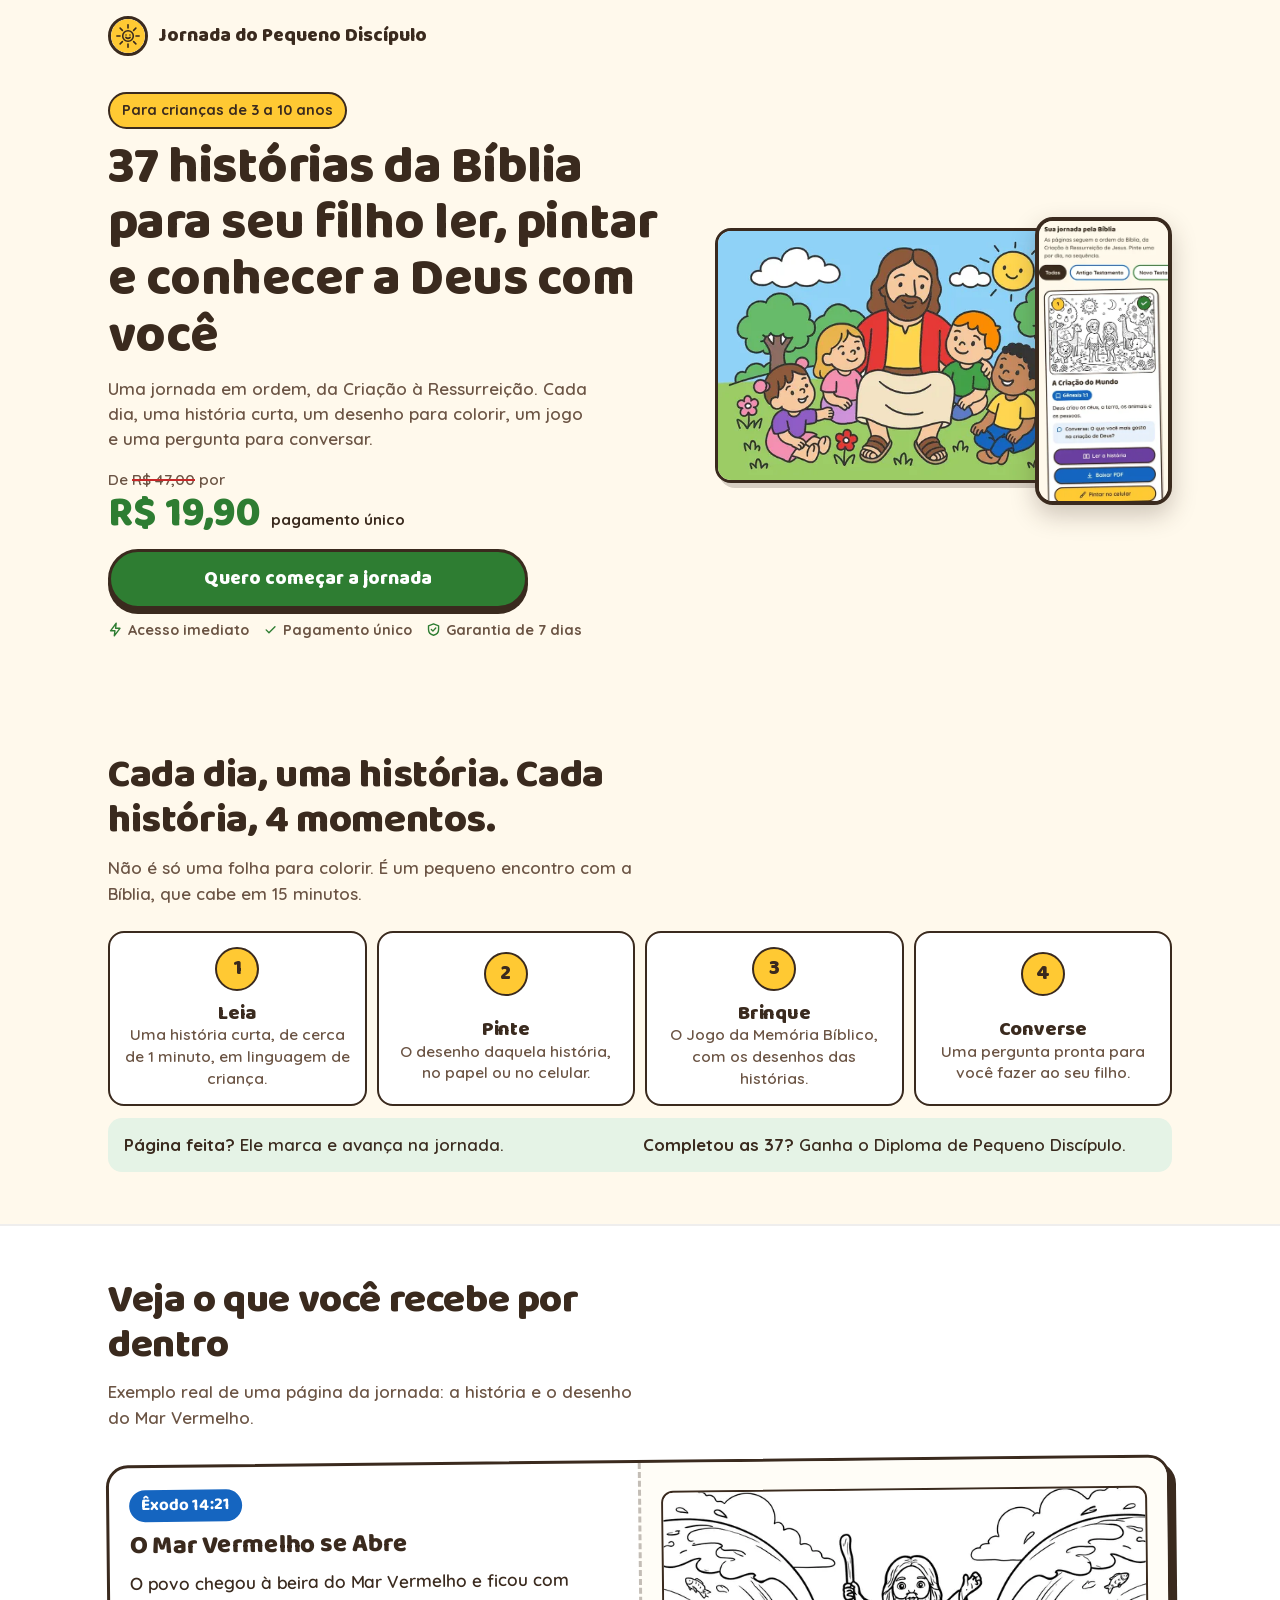
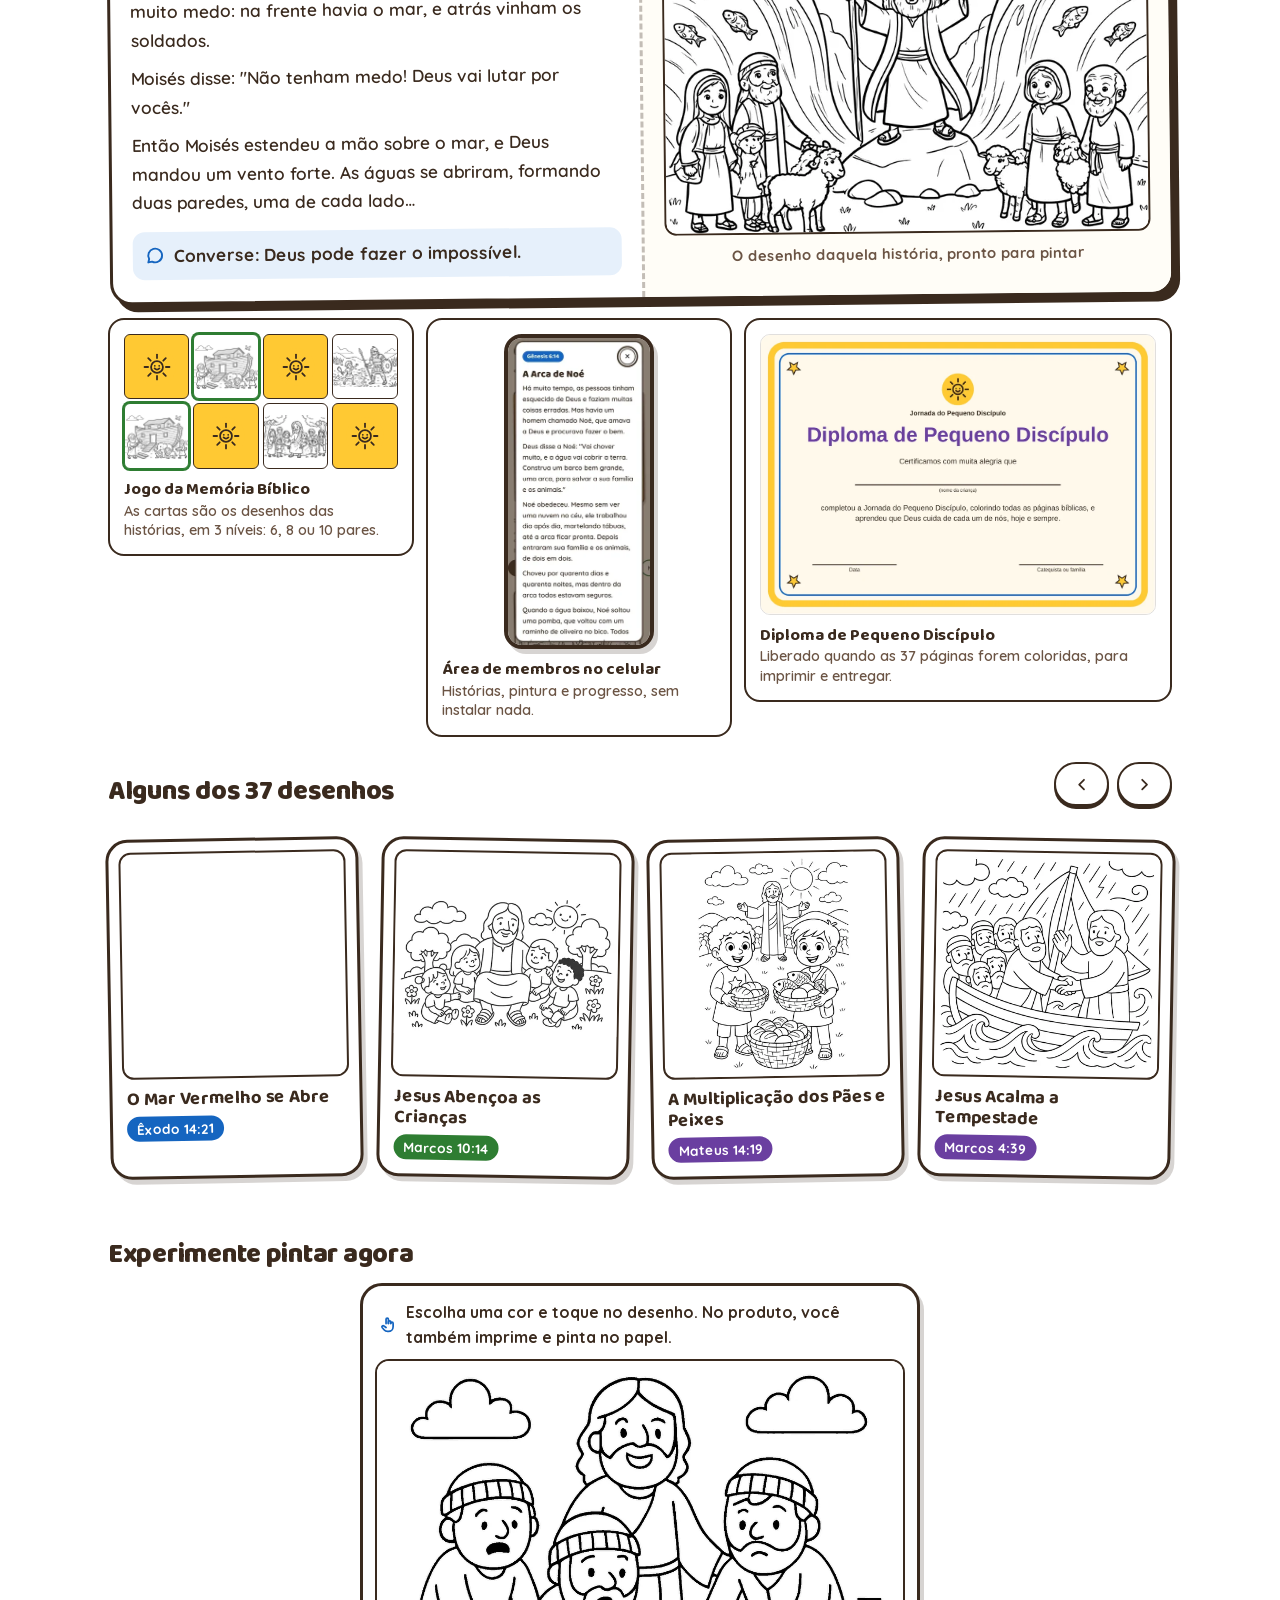
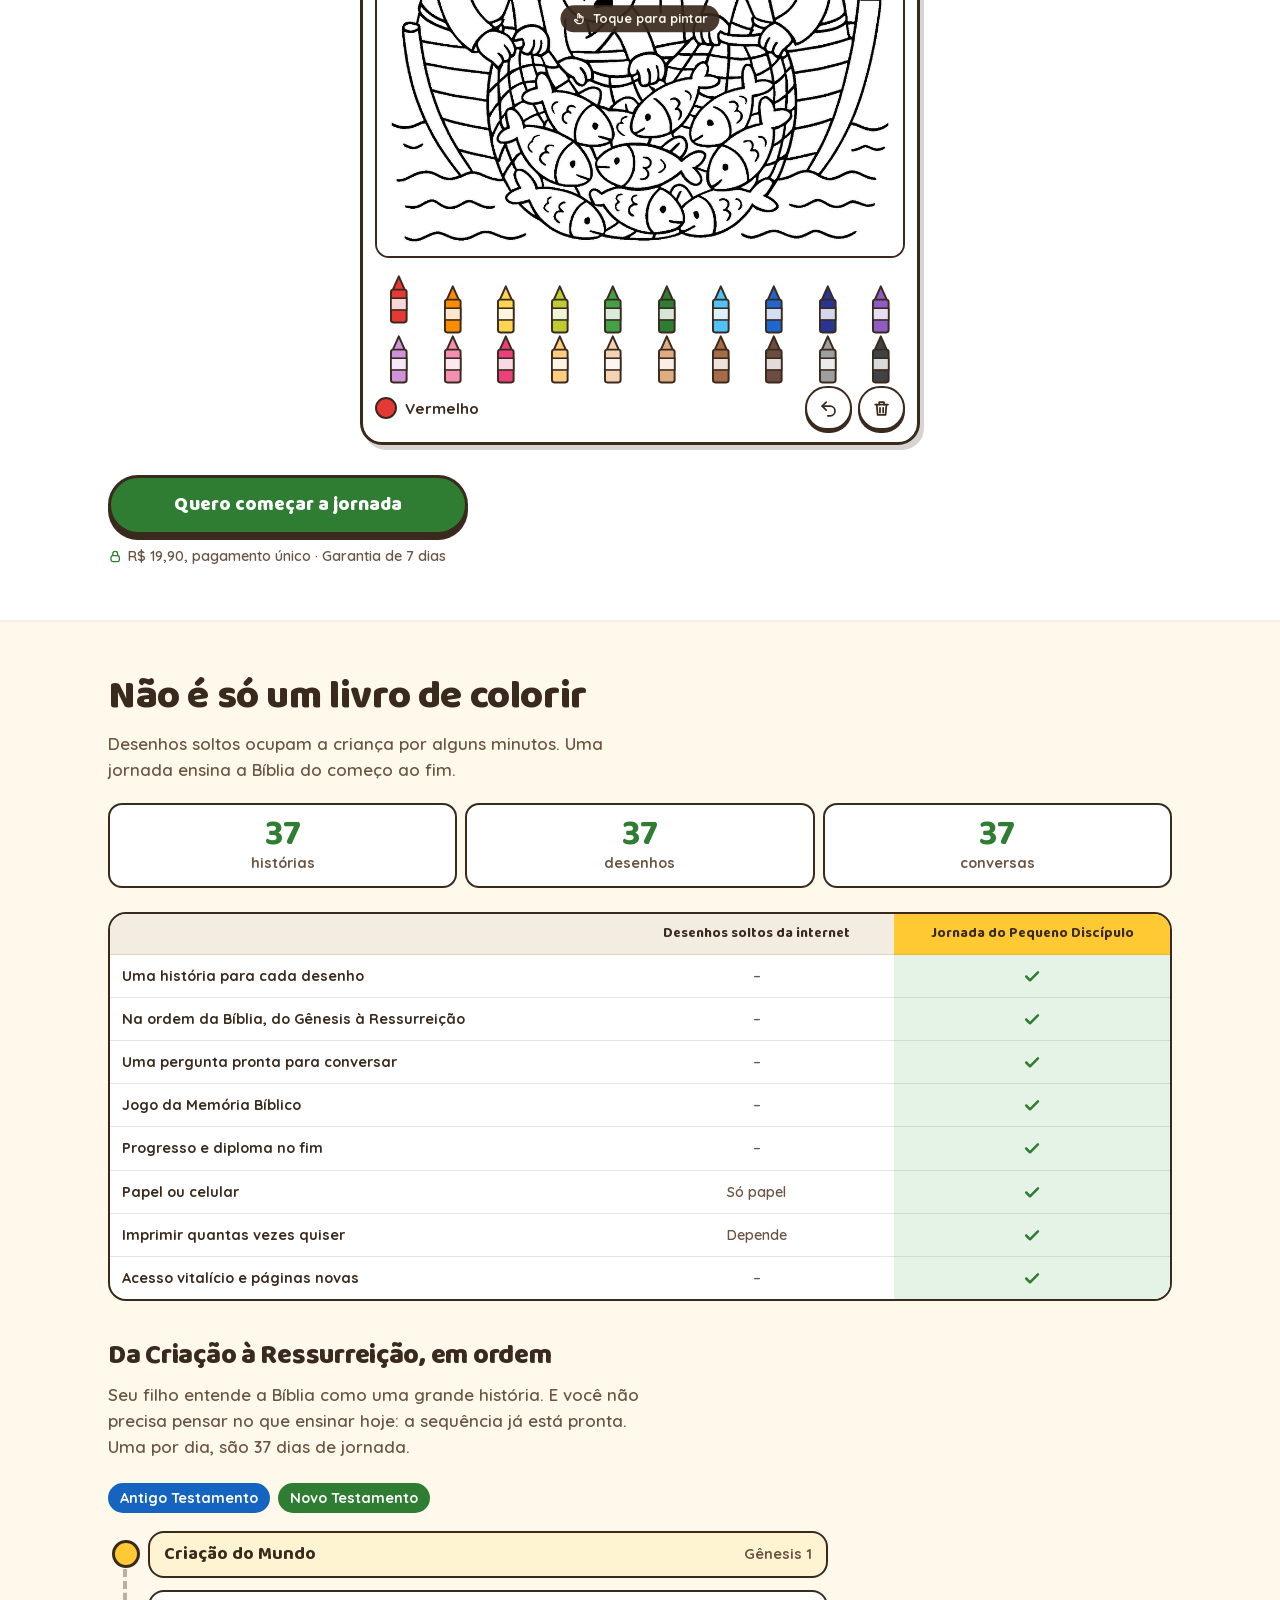
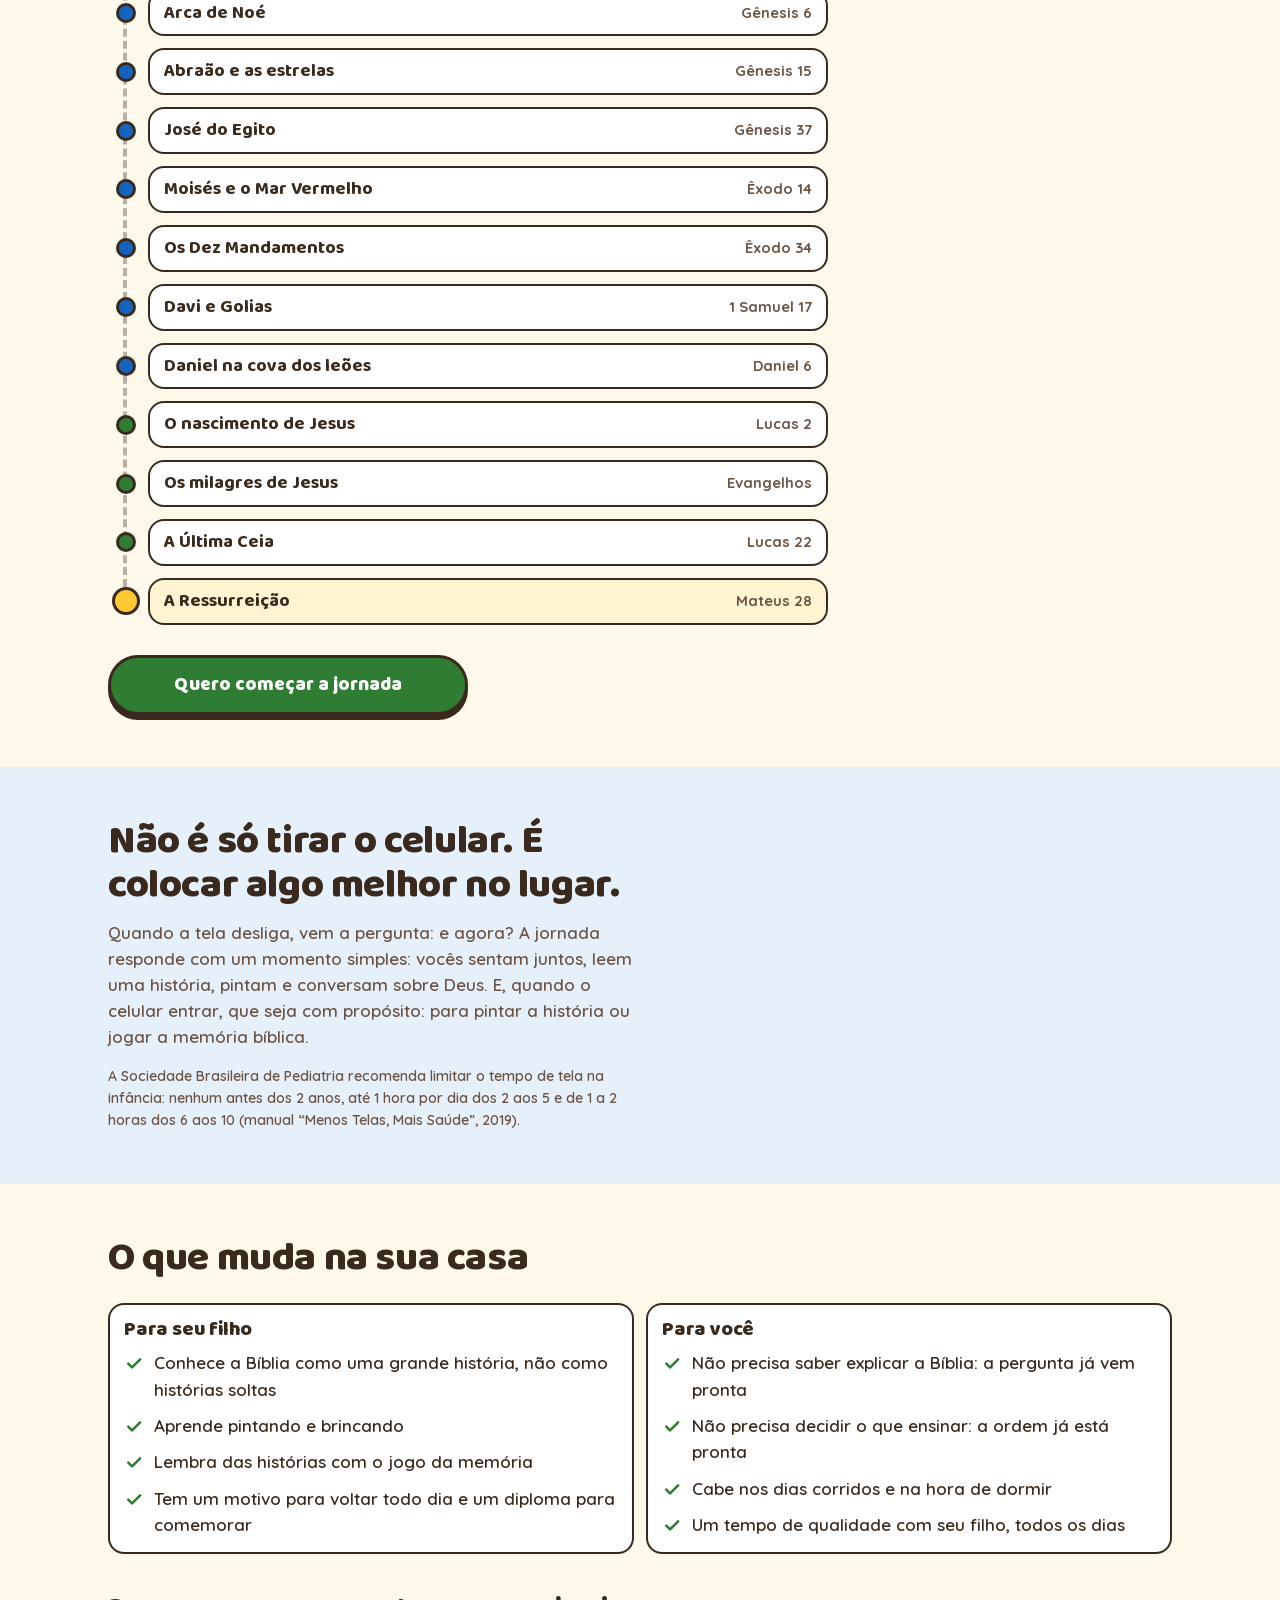
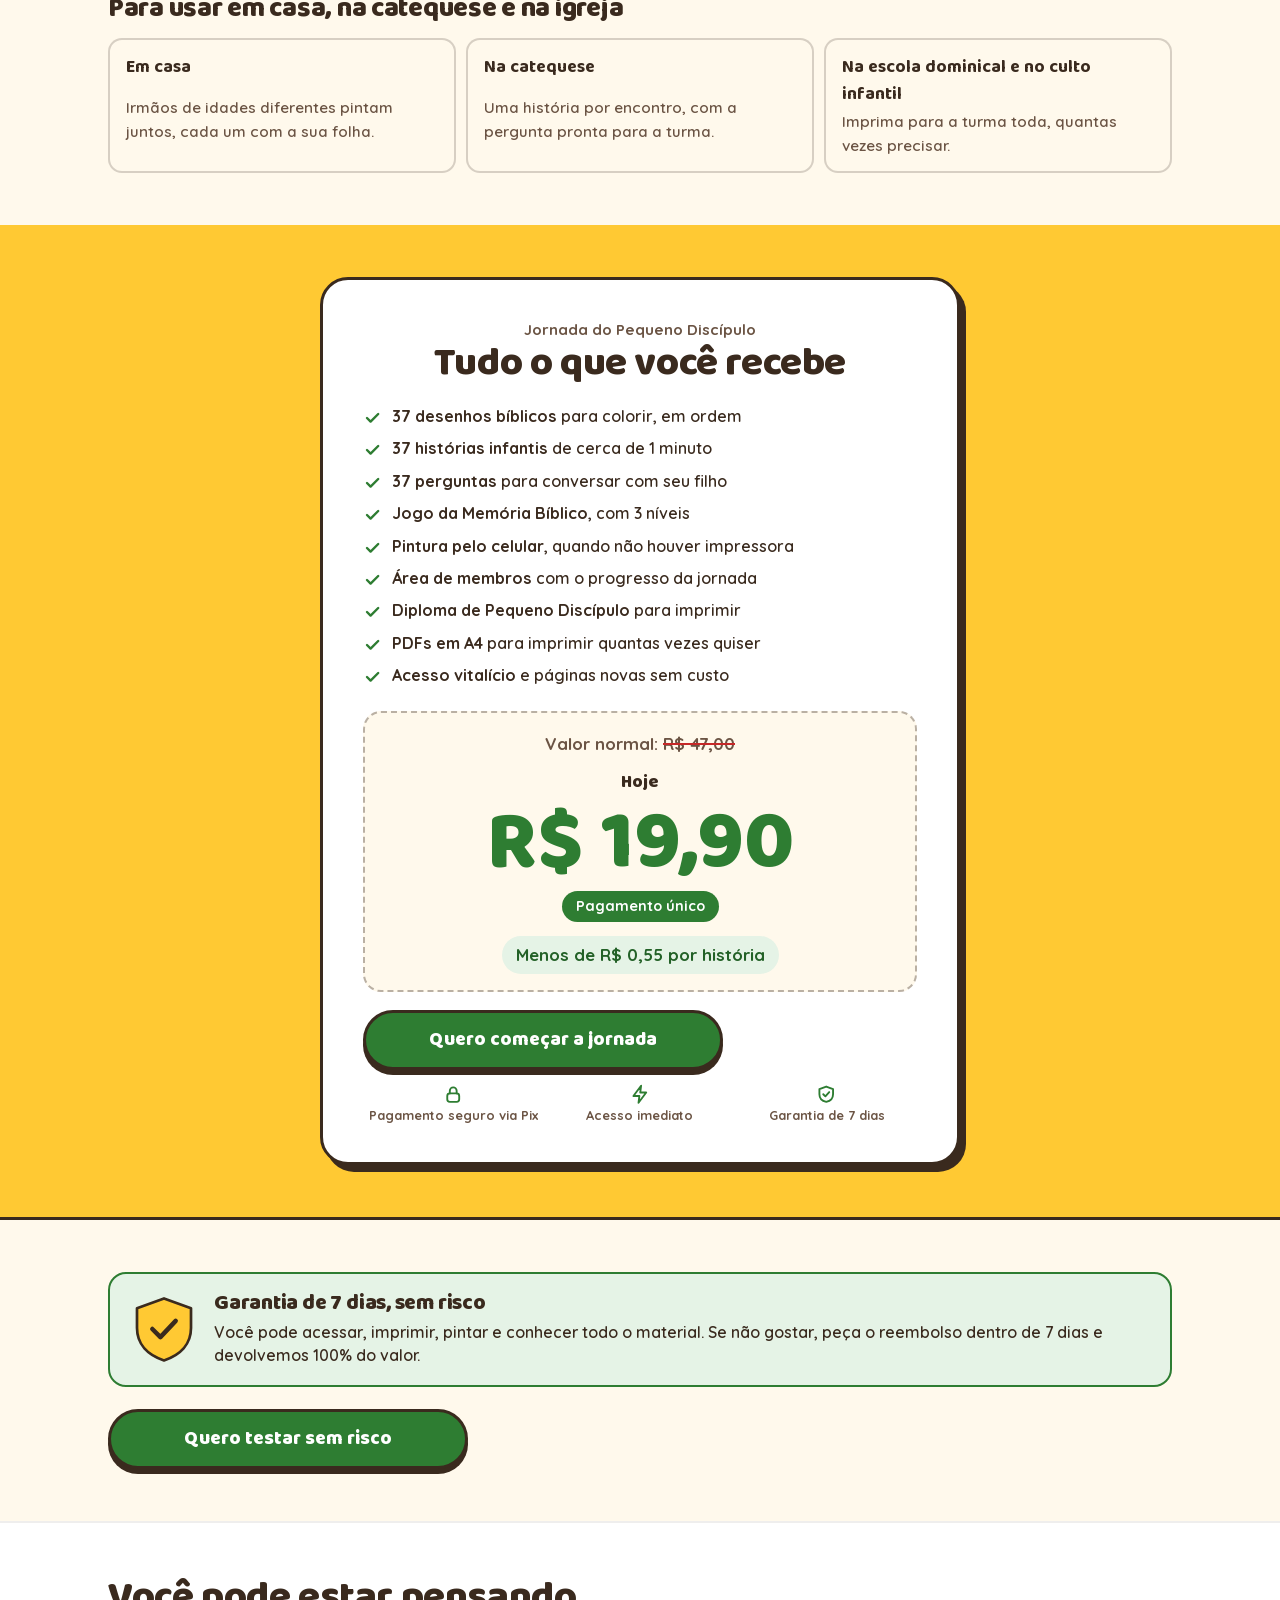
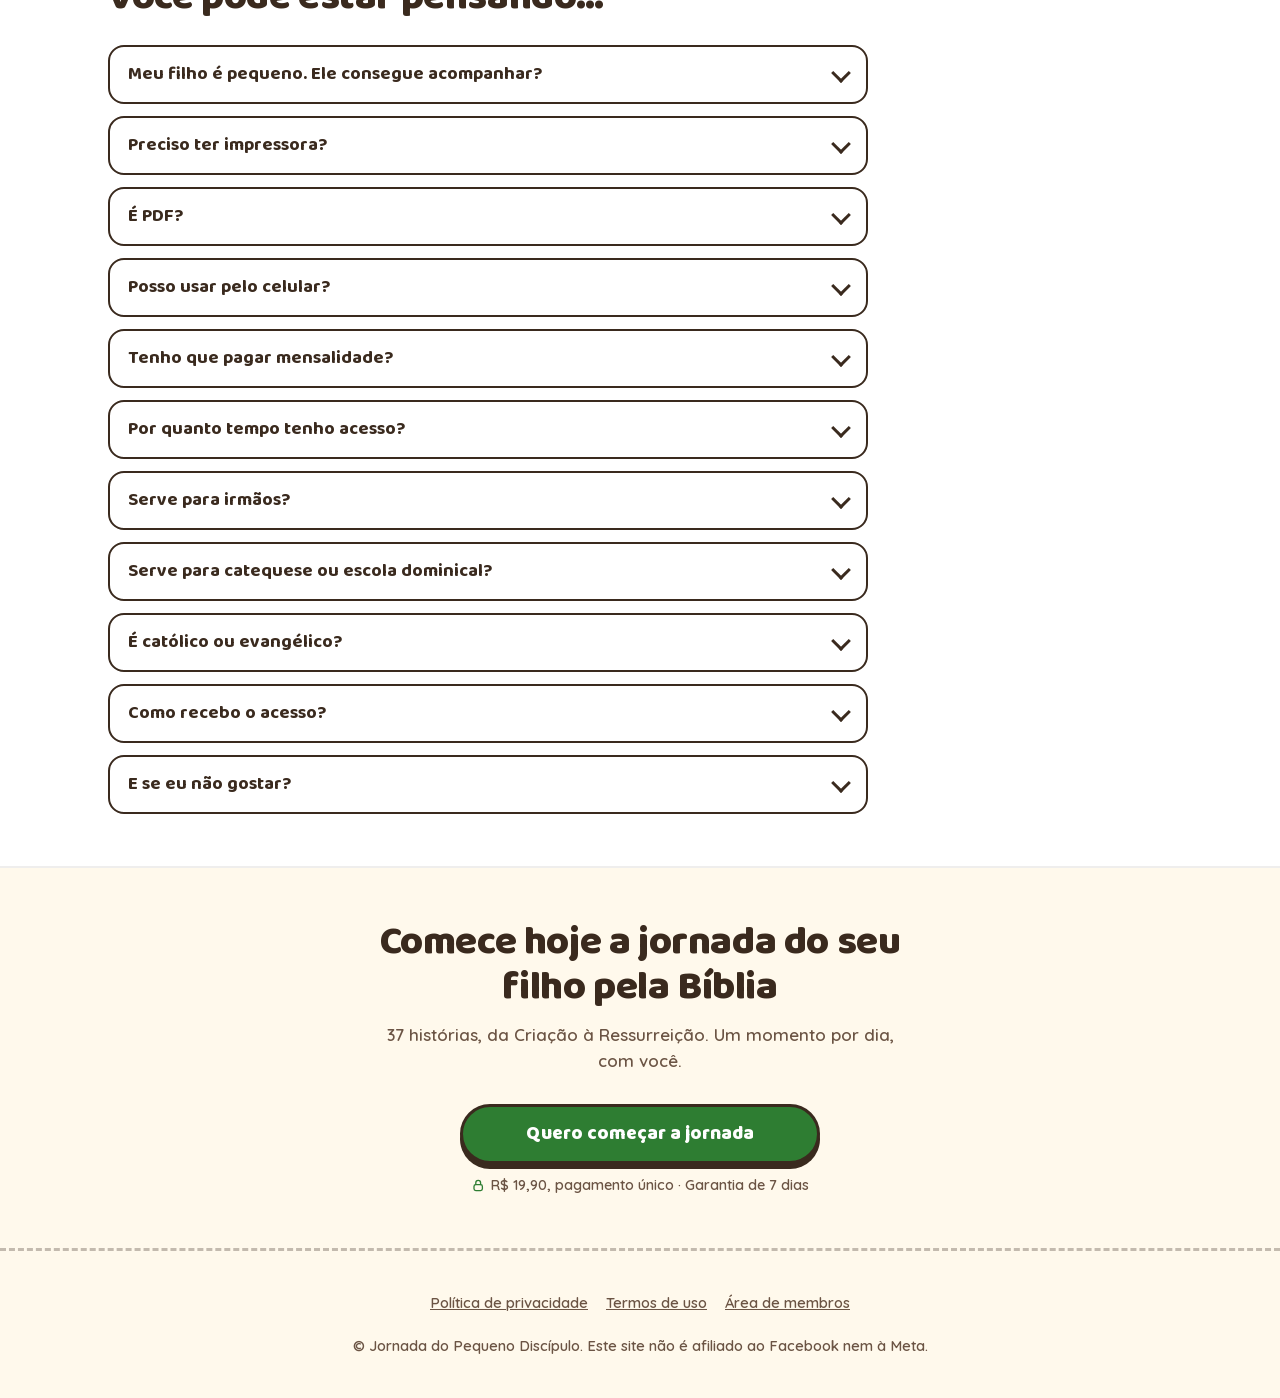
<file: index.html>
<!doctype html>
<html lang="pt-BR">
<head>
  <meta charset="utf-8">
  <meta name="viewport" content="width=device-width, initial-scale=1, viewport-fit=cover">
  <meta name="theme-color" content="#FFF9EC">
  <!-- O WhatsApp e o Facebook leem só este HTML (não rodam JS). Ao definir o nome do produto,
       troque "Jornada do Pequeno Discípulo" aqui também. -->
  <title>37 histórias da Bíblia para crianças ler, pintar e conversar | Jornada do Pequeno Discípulo</title>
  <meta name="description" content="Jornada bíblica para crianças de 3 a 10 anos: 37 histórias em ordem, desenhos para colorir, jogo da memória e uma pergunta para conversar. R$ 19,90, pagamento único.">
  <meta property="og:type" content="website">
  <meta property="og:title" content="37 histórias da Bíblia para seu filho ler, pintar e conhecer a Deus com você">
  <meta property="og:description" content="Jornada bíblica para crianças de 3 a 10 anos. Desenhos, histórias, jogo da memória e diploma. R$ 19,90, pagamento único.">
  <!-- Se um dia trocar o domínio, atualize og:url e og:image abaixo (endereço completo). -->
  <meta property="og:url" content="https://projetocristao-dusky.vercel.app/">
  <meta property="og:image" content="https://projetocristao-dusky.vercel.app/img/compartilhar.jpg">
  <meta property="og:image:width" content="1200">
  <meta property="og:image:height" content="630">
  <meta property="og:site_name" content="Jornada do Pequeno Discípulo">
  <meta name="twitter:card" content="summary_large_image">
  <link rel="icon" href="img/logo.svg" type="image/svg+xml">
  <!-- Carregamento rápido: fontes hospedadas no próprio site (sem conexão extra ao Google)
       e a imagem da demonstração em versão menor no celular. -->
  <link rel="preload" href="fonts/baloo2-latin.woff2" as="font" type="font/woff2" crossorigin>
  <link rel="preload" href="fonts/quicksand-latin.woff2" as="font" type="font/woff2" crossorigin>
  <link rel="preload" href="img/criancas-colorido-560.webp" as="image" media="(max-width: 759px)">
  <link rel="stylesheet" href="css/landing.css?v=ef34411c">
</head>
<body>
  <noscript><img height="1" width="1" style="display:none" alt="" src="https://www.facebook.com/tr?id=1425833215921005&ev=PageView&noscript=1"></noscript>

  <svg width="0" height="0" style="position:absolute" aria-hidden="true">
    <symbol id="i-check" viewBox="0 0 24 24"><path d="m5 12.5 4.5 4.5L19 7.5"/></symbol>
    <symbol id="i-download" viewBox="0 0 24 24"><path d="M12 3v12"/><path d="m7 11 5 5 5-5"/><path d="M5 20h14"/></symbol>
    <symbol id="i-printer" viewBox="0 0 24 24"><path d="M7 9V3h10v6"/><rect x="3" y="9" width="18" height="8" rx="2"/><path d="M7 14h10v7H7z"/></symbol>
    <symbol id="i-chat" viewBox="0 0 24 24"><path d="M20 12a8 8 0 0 1-11.6 7.1L4 20l1-4A8 8 0 1 1 20 12z"/></symbol>
    <symbol id="i-toque" viewBox="0 0 24 24"><path d="M9 11V5.5a1.5 1.5 0 0 1 3 0V11"/><path d="M12 10.5V9a1.5 1.5 0 0 1 3 0v2"/><path d="M15 10.5a1.5 1.5 0 0 1 3 0V15a6 6 0 0 1-6 6h-1a6 6 0 0 1-4.6-2.2L4 16a1.5 1.5 0 0 1 2.3-1.9L9 16"/></symbol>
    <symbol id="i-escudo" viewBox="0 0 24 24"><path d="M12 3l8 3v6c0 5-3.5 8-8 9-4.5-1-8-4-8-9V6z"/><path d="m8.5 12 2.5 2.5 4.5-5"/></symbol>
    <symbol id="i-celular" viewBox="0 0 24 24"><rect x="6" y="2" width="12" height="20" rx="3"/><path d="M11 18h2"/></symbol>
    <symbol id="i-raio" viewBox="0 0 24 24"><path d="M13 2 4 14h7l-1 8 9-12h-7z"/></symbol>
    <symbol id="i-esq" viewBox="0 0 24 24"><path d="m15 6-6 6 6 6"/></symbol>
    <symbol id="i-dir" viewBox="0 0 24 24"><path d="m9 6 6 6-6 6"/></symbol>
    <symbol id="i-desfazer" viewBox="0 0 24 24"><path d="M9 14 4 9l5-5"/><path d="M4 9h10a6 6 0 0 1 0 12h-3"/></symbol>
    <symbol id="i-limpar" viewBox="0 0 24 24"><path d="M4 7h16"/><path d="M10 11v6M14 11v6"/><path d="M6 7l1 13h10l1-13"/><path d="M9 7V4h6v3"/></symbol>
    <symbol id="i-lua" viewBox="0 0 24 24"><path d="M20 14.5A8 8 0 1 1 9.5 4a6.5 6.5 0 0 0 10.5 10.5z"/></symbol>
    <symbol id="i-tempestade" viewBox="0 0 24 24"><path d="M7 15a4 4 0 1 1 1-7.9A5 5 0 0 1 18 8a3.5 3.5 0 0 1 0 7"/><path d="m12 13-2 4h4l-2 4"/></symbol>
    <symbol id="i-alvo" viewBox="0 0 24 24"><circle cx="12" cy="12" r="8.5"/><circle cx="12" cy="12" r="4.5"/><circle cx="12" cy="12" r="1"/></symbol>
    <symbol id="i-cadeado" viewBox="0 0 24 24"><rect x="5" y="11" width="14" height="10" rx="3"/><path d="M8 11V8a4 4 0 0 1 8 0v3"/></symbol>
    <symbol id="i-casa" viewBox="0 0 24 24"><path d="M4 11 12 4l8 7"/><path d="M6 10v10h12V10"/><path d="M10 20v-5h4v5"/></symbol>
    <symbol id="i-coracao" viewBox="0 0 24 24"><path d="M12 20s-7.5-4.6-7.5-10A4.5 4.5 0 0 1 12 7a4.5 4.5 0 0 1 7.5 3c0 5.4-7.5 10-7.5 10z"/></symbol>
    <symbol id="i-igreja" viewBox="0 0 24 24"><path d="M12 2v5M10 4h4"/><path d="M6 21V11l6-4 6 4v10"/><path d="M10 21v-4a2 2 0 0 1 4 0v4"/></symbol>
    <symbol id="i-livro" viewBox="0 0 24 24"><path d="M4 5.5A2.5 2.5 0 0 1 6.5 3H20v15H6.5A2.5 2.5 0 0 0 4 20.5z"/><path d="M4 20.5A2.5 2.5 0 0 0 6.5 23H20v-5"/></symbol>
  </svg>

  <header class="topo">
    <div class="container">
      <a class="marca" href="#">
        <img src="img/logo.svg" width="40" height="40" alt="">
        <span data-produto-nome>Jornada do Pequeno Discípulo</span>
      </a>
    </div>
  </header>

  <main>
    <!-- ============ 1. TOPO: PROMESSA + OFERTA IMEDIATA ============ -->
    <section class="v-hero">
      <div class="container v-hero__grade">
        <div class="v-hero__texto">
          <p class="v-idade">Para crianças de 3 a 10 anos</p>
          <h1>37 histórias da Bíblia para seu filho ler, pintar e conhecer a Deus com você</h1>
          <p class="v-hero__sub">Uma jornada em ordem, da Criação à Ressurreição. Cada dia, uma história curta, um desenho para colorir, um jogo e uma pergunta para conversar.</p>
          <div class="v-preco" aria-label="Preço: de R$ 47,00 por R$ 19,90, pagamento único">
            <span class="v-preco__de">De <s data-oferta="precoDe">R$ 47,00</s> por</span>
            <span class="v-preco__por" data-oferta="precoPor">R$ 19,90</span>
            <span class="v-preco__unico">pagamento único</span>
          </div>
          <div class="hero__cta" id="hero-cta">
            <a class="btn btn--comprar v-btn" href="checkout.html" data-checkout>Quero começar a jornada</a>
            <ul class="limpa v-confia">
              <li><svg class="icone"><use href="#i-raio"/></svg>Acesso imediato</li>
              <li><svg class="icone"><use href="#i-check"/></svg>Pagamento único</li>
              <li><svg class="icone"><use href="#i-escudo"/></svg><span>Garantia de <span data-oferta="garantiaDias">7</span> dias</span></li>
            </ul>
          </div>
        </div>
        <figure class="v-hero__produto">
          <img class="v-hero__pagina" src="img/criancas-colorido-560.webp" srcset="img/criancas-colorido-560.webp 560w, img/criancas-colorido-720.webp 720w" sizes="(min-width: 860px) 440px, 78vw" width="560" height="359" fetchpriority="high" decoding="async" alt="Página da jornada pintada: Jesus abençoando as crianças">
          <img class="v-hero__tel" src="img/area-membros-1-300.webp" width="300" height="649" decoding="async" alt="Tela da área de membros no celular, com a história, o PDF e a pintura de cada página">
          <figcaption>Desenho pintado e a área de membros no celular</figcaption>
        </figure>
      </div>
    </section>

    <!-- ============ 2. COMO FUNCIONA ============ -->
    <section class="secao v-sec" aria-labelledby="como-titulo">
      <div class="container">
        <h2 class="v-titulo" id="como-titulo">Cada dia, uma história. Cada história, 4 momentos.</h2>
        <p class="v-intro">Não é só uma folha para colorir. É um pequeno encontro com a Bíblia, que cabe em 15 minutos.</p>
        <ol class="limpa v-passos">
          <li><span class="v-num" aria-hidden="true">1</span><div><h3>Leia</h3><p>Uma história curta, de cerca de 1 minuto, em linguagem de criança.</p></div></li>
          <li><span class="v-num" aria-hidden="true">2</span><div><h3>Pinte</h3><p>O desenho daquela história, no papel ou no celular.</p></div></li>
          <li><span class="v-num" aria-hidden="true">3</span><div><h3>Brinque</h3><p>O Jogo da Memória Bíblico, com os desenhos das histórias.</p></div></li>
          <li><span class="v-num" aria-hidden="true">4</span><div><h3>Converse</h3><p>Uma pergunta pronta para você fazer ao seu filho.</p></div></li>
        </ol>
        <div class="v-final">
          <p><b>Página feita?</b> Ele marca e avança na jornada.</p>
          <p><b>Completou as 37?</b> Ganha o Diploma de Pequeno Discípulo.</p>
        </div>
      </div>
    </section>

    <!-- ============ 3. POR DENTRO: PROVA VISUAL ============ -->
    <section class="secao v-sec v-claro" aria-labelledby="dentro-titulo">
      <div class="container">
        <h2 class="v-titulo" id="dentro-titulo">Veja o que você recebe por dentro</h2>
        <p class="v-intro">Exemplo real de uma página da jornada: a história e o desenho do Mar Vermelho.</p>
        <div class="livro" aria-label="Exemplo: a história e o desenho do Mar Vermelho">
          <article class="livro__pagina livro__pagina--texto">
            <span class="livro__ref">Êxodo 14:21</span>
            <h3>O Mar Vermelho se Abre</h3>
            <p>O povo chegou à beira do Mar Vermelho e ficou com muito medo: na frente havia o mar, e atrás vinham os soldados.</p>
            <p>Moisés disse: "Não tenham medo! Deus vai lutar por vocês."</p>
            <p>Então Moisés estendeu a mão sobre o mar, e Deus mandou um vento forte. As águas se abriram, formando duas paredes, uma de cada lado…</p>
            <p class="livro__conversa"><svg class="icone"><use href="#i-chat"/></svg><span>Converse: Deus pode fazer o impossível.</span></p>
          </article>
          <figure class="livro__pagina livro__pagina--desenho">
            <img src="img/paginas/g-mar-vermelho-640.webp" width="640" height="453" loading="lazy" decoding="async" alt="Desenho para colorir do Mar Vermelho se abrindo">
            <figcaption>O desenho daquela história, pronto para pintar</figcaption>
          </figure>
        </div>

        <div class="v-mostra">
          <figure class="v-card">
            <div class="jogo-img__grade" role="img" aria-label="Tabuleiro do Jogo da Memória Bíblico com cartas viradas mostrando desenhos da Bíblia">
          <span class="mc -costas"><img src="img/logo.svg" alt="" width="28" height="28"></span><span class="mc -par"><img src="img/memoria-02.webp" alt="" width="130" height="93" loading="lazy"></span><span class="mc -costas"><img src="img/logo.svg" alt="" width="28" height="28"></span><span class="mc"><img src="img/memoria-16.webp" alt="" width="130" height="93" loading="lazy"></span>
          <span class="mc -par"><img src="img/memoria-02.webp" alt="" width="130" height="93" loading="lazy"></span><span class="mc -costas"><img src="img/logo.svg" alt="" width="28" height="28"></span><span class="mc"><img src="img/memoria-07.webp" alt="" width="130" height="93" loading="lazy"></span><span class="mc -costas"><img src="img/logo.svg" alt="" width="28" height="28"></span>
          </div>
            <figcaption><b>Jogo da Memória Bíblico</b>As cartas são os desenhos das histórias, em 3 níveis: 6, 8 ou 10 pares.</figcaption>
          </figure>
          <figure class="v-card">
            <div class="tel__moldura v-tel"><img src="img/area-membros-2-300.webp" width="300" height="649" loading="lazy" decoding="async" alt="Tela com a história da Arca de Noé aberta para leitura no celular"></div>
            <figcaption><b>Área de membros no celular</b>Histórias, pintura e progresso, sem instalar nada.</figcaption>
          </figure>
          <figure class="v-card v-card--largo">
            <img src="img/diploma.webp" width="1000" height="707" loading="lazy" decoding="async" alt="Diploma de Pequeno Discípulo, com espaço para o nome da criança">
            <figcaption><b>Diploma de Pequeno Discípulo</b>Liberado quando as 37 páginas forem coloridas, para imprimir e entregar.</figcaption>
          </figure>
        </div>
        <div class="galeria-topo">
          <div>
            <h3 class="v-sub" id="galeria-titulo">Alguns dos 37 desenhos</h3>
          </div>
          <div class="galeria-setas">
            <button class="btn btn--leve" type="button" data-galeria="esq" aria-label="Ver páginas anteriores"><svg class="icone"><use href="#i-esq"/></svg></button>
            <button class="btn btn--leve" type="button" data-galeria="dir" aria-label="Ver mais páginas"><svg class="icone"><use href="#i-dir"/></svg></button>
          </div>
        </div>
        <ul class="limpa galeria" id="galeria" tabindex="0" aria-label="Páginas de exemplo">
          <li><figure class="figura"><img src="img/paginas/g-mar-vermelho-400.webp" srcset="img/paginas/g-mar-vermelho-400.webp 400w, img/paginas/g-mar-vermelho-640.webp 640w" sizes="(min-width: 1100px) 260px, (min-width: 760px) 30vw, 70vw" width="640" height="453" loading="lazy" decoding="async" alt="Desenho para colorir: O Mar Vermelho se Abre">
            <figcaption><b>O Mar Vermelho se Abre</b><span class="ref -at">Êxodo 14:21</span></figcaption></figure></li>
          <li><figure class="figura"><img src="img/paginas/g-jesus-e-as-criancas-400.webp" srcset="img/paginas/g-jesus-e-as-criancas-400.webp 400w, img/paginas/g-jesus-e-as-criancas-640.webp 640w" sizes="(min-width: 1100px) 260px, (min-width: 760px) 30vw, 70vw" width="640" height="410" loading="lazy" decoding="async" alt="Desenho para colorir: Jesus Abençoa as Crianças">
            <figcaption><b>Jesus Abençoa as Crianças</b><span class="ref -nt">Marcos 10:14</span></figcaption></figure></li>
          <li><figure class="figura"><img src="img/paginas/g-paes-e-peixes-400.webp" srcset="img/paginas/g-paes-e-peixes-400.webp 400w, img/paginas/g-paes-e-peixes-640.webp 640w" sizes="(min-width: 1100px) 260px, (min-width: 760px) 30vw, 70vw" width="466" height="640" loading="lazy" decoding="async" alt="Desenho para colorir: A Multiplicação dos Pães e Peixes">
            <figcaption><b>A Multiplicação dos Pães e Peixes</b><span class="ref -mil">Mateus 14:19</span></figcaption></figure></li>
          <li><figure class="figura"><img src="img/paginas/g-tempestade-acalmada-400.webp" srcset="img/paginas/g-tempestade-acalmada-400.webp 400w, img/paginas/g-tempestade-acalmada-640.webp 640w" sizes="(min-width: 1100px) 260px, (min-width: 760px) 30vw, 70vw" width="640" height="632" loading="lazy" decoding="async" alt="Desenho para colorir: Jesus Acalma a Tempestade">
            <figcaption><b>Jesus Acalma a Tempestade</b><span class="ref -mil">Marcos 4:39</span></figcaption></figure></li>
          <li><figure class="figura"><img src="img/paginas/g-pesca-milagrosa-400.webp" srcset="img/paginas/g-pesca-milagrosa-400.webp 400w, img/paginas/g-pesca-milagrosa-640.webp 640w" sizes="(min-width: 1100px) 260px, (min-width: 760px) 30vw, 70vw" width="640" height="603" loading="lazy" decoding="async" alt="Desenho para colorir: A Pesca Milagrosa">
            <figcaption><b>A Pesca Milagrosa</b><span class="ref -mil">Lucas 5:6</span></figcaption></figure></li>
          <li><figure class="figura"><img src="img/paginas/g-ressurreicao-de-lazaro-400.webp" srcset="img/paginas/g-ressurreicao-de-lazaro-400.webp 400w, img/paginas/g-ressurreicao-de-lazaro-640.webp 640w" sizes="(min-width: 1100px) 260px, (min-width: 760px) 30vw, 70vw" width="640" height="605" loading="lazy" decoding="async" alt="Desenho para colorir: A Ressurreição de Lázaro">
            <figcaption><b>A Ressurreição de Lázaro</b><span class="ref -mil">João 11:43</span></figcaption></figure></li>
        </ul>

        <h3 class="v-sub" id="experimente">Experimente pintar agora</h3>
        <figure class="demo" aria-labelledby="demo-instrucao">
          <figcaption class="demo__instrucao" id="demo-instrucao">
            <svg class="icone"><use href="#i-toque"/></svg>
            Escolha uma cor e toque no desenho. No produto, você também imprime e pinta no papel.
          </figcaption>
          <div class="demo__tela">
            <canvas id="tela-demo" width="1000" height="942" data-src="img/demo-pesca.png" data-src-celular="img/demo-pesca-720.png" data-horizonte="0.725"
                    role="img" aria-label="Página para colorir: a Pesca Milagrosa. Toque em uma área para pintar com o giz escolhido."></canvas>
            <button type="button" class="demo__dica" id="demo-dica"><svg class="icone"><use href="#i-toque"/></svg>Toque para pintar</button>
          </div>
          <div class="demo__ferramentas">
            <div class="gizes" id="gizes" role="group" aria-label="Cores de giz"></div>
            <div class="demo__acoes">
              <span class="demo__cor-atual" aria-live="polite"><i id="demo-cor-amostra"></i><span id="demo-cor-nome">Vermelho</span></span>
              <span class="demo__botoes">
                <button class="btn btn--leve" type="button" id="demo-desfazer" aria-label="Desfazer última pintura"><svg class="icone"><use href="#i-desfazer"/></svg></button>
                <button class="btn btn--leve" type="button" id="demo-limpar" aria-label="Limpar o desenho"><svg class="icone"><use href="#i-limpar"/></svg></button>
              </span>
            </div>
          </div>
        </figure>
        <div class="v-cta">
          <a class="btn btn--comprar v-btn" href="checkout.html" data-checkout>Quero começar a jornada</a>
          <p class="v-cta__nota"><svg class="icone"><use href="#i-cadeado"/></svg>R$ 19,90, pagamento único · Garantia de 7 dias</p>
        </div>
      </div>
    </section>

    <!-- ============ 4. NÃO É SÓ UM LIVRO DE COLORIR + 37 EM ORDEM ============ -->
    <section class="secao v-sec" aria-labelledby="compara-titulo">
      <div class="container">
        <h2 class="v-titulo" id="compara-titulo">Não é só um livro de colorir</h2>
        <p class="v-intro">Desenhos soltos ocupam a criança por alguns minutos. Uma jornada ensina a Bíblia do começo ao fim.</p>
        <ul class="limpa v-numeros">
          <li><b>37</b>histórias</li>
          <li><b>37</b>desenhos</li>
          <li><b>37</b>conversas</li>
        </ul>
        <table class="compara">
          <thead><tr><th scope="col"><span class="sr-only">O que vem</span></th><th scope="col">Desenhos soltos da internet</th><th scope="col" class="-nos">Jornada do Pequeno Discípulo</th></tr></thead>
          <tbody>
            <tr><th scope="row">Uma história para cada desenho</th><td class="-nao"><span aria-label="em geral, não">–</span></td><td class="-sim"><svg class="icone" role="img" aria-label="sim"><use href="#i-check"/></svg></td></tr>
            <tr><th scope="row">Na ordem da Bíblia, do Gênesis à Ressurreição</th><td class="-nao"><span aria-label="em geral, não">–</span></td><td class="-sim"><svg class="icone" role="img" aria-label="sim"><use href="#i-check"/></svg></td></tr>
            <tr><th scope="row">Uma pergunta pronta para conversar</th><td class="-nao"><span aria-label="em geral, não">–</span></td><td class="-sim"><svg class="icone" role="img" aria-label="sim"><use href="#i-check"/></svg></td></tr>
            <tr><th scope="row">Jogo da Memória Bíblico</th><td class="-nao"><span aria-label="em geral, não">–</span></td><td class="-sim"><svg class="icone" role="img" aria-label="sim"><use href="#i-check"/></svg></td></tr>
            <tr><th scope="row">Progresso e diploma no fim</th><td class="-nao"><span aria-label="em geral, não">–</span></td><td class="-sim"><svg class="icone" role="img" aria-label="sim"><use href="#i-check"/></svg></td></tr>
            <tr><th scope="row">Papel ou celular</th><td class="-nao">Só papel</td><td class="-sim"><svg class="icone" role="img" aria-label="sim"><use href="#i-check"/></svg></td></tr>
            <tr><th scope="row">Imprimir quantas vezes quiser</th><td class="-nao">Depende</td><td class="-sim"><svg class="icone" role="img" aria-label="sim"><use href="#i-check"/></svg></td></tr>
            <tr><th scope="row">Acesso vitalício e páginas novas</th><td class="-nao"><span aria-label="em geral, não">–</span></td><td class="-sim"><svg class="icone" role="img" aria-label="sim"><use href="#i-check"/></svg></td></tr>
          </tbody>
        </table>
        <h3 class="v-sub">Da Criação à Ressurreição, em ordem</h3>
        <p class="v-intro">Seu filho entende a Bíblia como uma grande história. E você não precisa pensar no que ensinar hoje: a sequência já está pronta. Uma por dia, são 37 dias de jornada.</p>
        <div class="trilha-legenda" aria-hidden="true"><span class="-at">Antigo Testamento</span><span class="-nt">Novo Testamento</span></div>
        <ol class="limpa trilha">
            <li class="parada -at"><b>Criação do Mundo</b><span>Gênesis 1</span></li>
            <li class="parada -at"><b>Arca de Noé</b><span>Gênesis 6</span></li>
            <li class="parada -at"><b>Abraão e as estrelas</b><span>Gênesis 15</span></li>
            <li class="parada -at"><b>José do Egito</b><span>Gênesis 37</span></li>
            <li class="parada -at"><b>Moisés e o Mar Vermelho</b><span>Êxodo 14</span></li>
            <li class="parada -at"><b>Os Dez Mandamentos</b><span>Êxodo 34</span></li>
            <li class="parada -her"><b>Davi e Golias</b><span>1 Samuel 17</span></li>
            <li class="parada -her"><b>Daniel na cova dos leões</b><span>Daniel 6</span></li>
            <li class="parada -nt"><b>O nascimento de Jesus</b><span>Lucas 2</span></li>
            <li class="parada -mil"><b>Os milagres de Jesus</b><span>Evangelhos</span></li>
            <li class="parada -nt"><b>A Última Ceia</b><span>Lucas 22</span></li>
            <li class="parada -nt"><b>A Ressurreição</b><span>Mateus 28</span></li>
        </ol>
        <div class="v-cta">
          <a class="btn btn--comprar v-btn" href="checkout.html" data-checkout>Quero começar a jornada</a>
        </div>
      </div>
    </section>

    <!-- ============ 5. ALGO MELHOR NO LUGAR (tela, com tom positivo) ============ -->
    <section class="secao v-sec v-azul" aria-labelledby="lugar-titulo">
      <div class="container">
        <h2 class="v-titulo" id="lugar-titulo">Não é só tirar o celular. É colocar algo melhor no lugar.</h2>
        <p class="v-intro">Quando a tela desliga, vem a pergunta: e agora? A jornada responde com um momento simples: vocês sentam juntos, leem uma história, pintam e conversam sobre Deus. E, quando o celular entrar, que seja com propósito: para pintar a história ou jogar a memória bíblica.</p>
        <p class="v-nota">A Sociedade Brasileira de Pediatria recomenda limitar o tempo de tela na infância: nenhum antes dos 2 anos, até 1 hora por dia dos 2 aos 5 e de 1 a 2 horas dos 6 aos 10 (manual “Menos Telas, Mais Saúde”, 2019).</p>
      </div>
    </section>

    <!-- ============ 6. BENEFÍCIOS + 7. ONDE USAR ============ -->
    <section class="secao v-sec" aria-labelledby="benef-titulo">
      <div class="container">
        <h2 class="v-titulo" id="benef-titulo">O que muda na sua casa</h2>
        <div class="v-duas">
          <div class="v-card v-lista">
            <h3>Para seu filho</h3>
            <ul class="limpa lista-check">
              <li><svg class="icone"><use href="#i-check"/></svg><span>Conhece a Bíblia como uma grande história, não como histórias soltas</span></li>
              <li><svg class="icone"><use href="#i-check"/></svg><span>Aprende pintando e brincando</span></li>
              <li><svg class="icone"><use href="#i-check"/></svg><span>Lembra das histórias com o jogo da memória</span></li>
              <li><svg class="icone"><use href="#i-check"/></svg><span>Tem um motivo para voltar todo dia e um diploma para comemorar</span></li>
            </ul>
          </div>
          <div class="v-card v-lista">
            <h3>Para você</h3>
            <ul class="limpa lista-check">
              <li><svg class="icone"><use href="#i-check"/></svg><span>Não precisa saber explicar a Bíblia: a pergunta já vem pronta</span></li>
              <li><svg class="icone"><use href="#i-check"/></svg><span>Não precisa decidir o que ensinar: a ordem já está pronta</span></li>
              <li><svg class="icone"><use href="#i-check"/></svg><span>Cabe nos dias corridos e na hora de dormir</span></li>
              <li><svg class="icone"><use href="#i-check"/></svg><span>Um tempo de qualidade com seu filho, todos os dias</span></li>
            </ul>
          </div>
        </div>
        <h3 class="v-sub">Para usar em casa, na catequese e na igreja</h3>
        <ul class="limpa v-usos">
          <li><b>Em casa</b><span>Irmãos de idades diferentes pintam juntos, cada um com a sua folha.</span></li>
          <li><b>Na catequese</b><span>Uma história por encontro, com a pergunta pronta para a turma.</span></li>
          <li><b>Na escola dominical e no culto infantil</b><span>Imprima para a turma toda, quantas vezes precisar.</span></li>
        </ul>
      </div>
    </section>

    <!-- ============ DEPOIMENTOS (reservado) ============
         Para ativar: preencha com depoimentos REAIS e remova este comentário (ou use DEPOIMENTOS em js/config.js).
         Foto: print/foto de uma página pintada pelo cliente, em webp, com loading="lazy".

    <section class="secao depo-reservado" aria-labelledby="depo-titulo">
      <div class="container">
        <h2 class="secao__titulo" id="depo-titulo">TÍTULO DA SEÇÃO</h2>
        <ul class="limpa depo-grade">
          <li class="depo-card">
            <img src="img/depoimentos/NOME-DO-ARQUIVO.webp" width="480" height="360" loading="lazy" decoding="async" alt="Página pintada por FULANO">
            <blockquote><p>“FRASE REAL DO CLIENTE”</p></blockquote>
            <cite>Nome, cidade</cite>
          </li>
        </ul>
      </div>
    </section>
    -->

    <!-- ============ 8. OFERTA ============ -->
    <section class="secao oferta v-oferta" id="oferta" aria-labelledby="oferta-titulo">
      <div class="container">
        <div class="oferta__caixa">
          <p class="v-oferta__nome">Jornada do Pequeno Discípulo</p>
          <h2 id="oferta-titulo">Tudo o que você recebe</h2>
          <ul class="limpa oferta__lista v-recebe">
            <li><svg class="icone"><use href="#i-check"/></svg><span><b>37 desenhos bíblicos</b> para colorir, em ordem</span></li>
            <li><svg class="icone"><use href="#i-check"/></svg><span><b>37 histórias infantis</b> de cerca de 1 minuto</span></li>
            <li><svg class="icone"><use href="#i-check"/></svg><span><b>37 perguntas</b> para conversar com seu filho</span></li>
            <li><svg class="icone"><use href="#i-check"/></svg><span><b>Jogo da Memória Bíblico</b>, com 3 níveis</span></li>
            <li><svg class="icone"><use href="#i-check"/></svg><span><b>Pintura pelo celular</b>, quando não houver impressora</span></li>
            <li><svg class="icone"><use href="#i-check"/></svg><span><b>Área de membros</b> com o progresso da jornada</span></li>
            <li><svg class="icone"><use href="#i-check"/></svg><span><b>Diploma de Pequeno Discípulo</b> para imprimir</span></li>
            <li><svg class="icone"><use href="#i-check"/></svg><span><b>PDFs em A4</b> para imprimir quantas vezes quiser</span></li>
            <li><svg class="icone"><use href="#i-check"/></svg><span><b>Acesso vitalício</b> e páginas novas sem custo</span></li>
          </ul>
          <div class="preco">
            <span class="v-valor">Valor normal: <s data-oferta="precoDe">R$ 47,00</s></span>
            <span class="v-hoje">Hoje</span>
            <span class="preco__por" data-oferta="precoPor">R$ 19,90</span>
            <span class="preco__selo">Pagamento único</span>
            <span class="preco__parc" data-oferta="parcelamento" hidden></span>
            <span class="preco__unidade" id="preco-unidade" hidden></span>
          </div>
          <a class="btn btn--comprar btn--bloco v-btn" href="checkout.html" data-checkout>Quero começar a jornada</a>
          <ul class="limpa confianca">
            <li><svg class="icone"><use href="#i-cadeado"/></svg>Pagamento seguro via Pix</li>
            <li><svg class="icone"><use href="#i-raio"/></svg>Acesso imediato</li>
            <li><svg class="icone"><use href="#i-escudo"/></svg><span>Garantia de <span data-oferta="garantiaDias">7</span> dias</span></li>
          </ul>
        </div>
      </div>
    </section>

    <!-- ============ 9. GARANTIA ============ -->
    <section class="secao v-sec" aria-labelledby="garantia-titulo">
      <div class="container">
        <div class="v-garantia">
          <svg viewBox="0 0 80 80" aria-hidden="true"><path d="M40 6 70 17v22c0 18-12 30-30 36C22 69 10 57 10 39V17z" fill="#FFC933" stroke="#3A2A1E" stroke-width="3" stroke-linejoin="round"/><path d="m27 40 9 9 17-18" fill="none" stroke="#3A2A1E" stroke-width="5" stroke-linecap="round" stroke-linejoin="round"/></svg>
          <div>
            <h2 id="garantia-titulo">Garantia de <span data-oferta="garantiaDias">7</span> dias, sem risco</h2>
            <p>Você pode acessar, imprimir, pintar e conhecer todo o material. Se não gostar, peça o reembolso dentro de 7 dias e devolvemos 100% do valor.</p>
          </div>
        </div>
        <div class="v-cta">
          <a class="btn btn--comprar v-btn" href="checkout.html" data-checkout>Quero testar sem risco</a>
        </div>
      </div>
    </section>

    <!-- ============ 10. PERGUNTAS (QUEBRA DE OBJEÇÕES) ============ -->
    <section class="secao v-sec v-claro" aria-labelledby="faq-titulo">
      <div class="container">
        <h2 class="v-titulo" id="faq-titulo">Você pode estar pensando…</h2>
        <div class="faq">
          <details><summary>Meu filho é pequeno. Ele consegue acompanhar?</summary>
            <p>Consegue. A partir dos 3 anos, com um adulto lendo a história junto. Os maiores já leem a história e a pergunta sozinhos.</p></details>
          <details><summary>Preciso ter impressora?</summary>
            <p>Não. O ideal é imprimir, em casa ou numa papelaria, para pintar no papel. Sem impressora, dá para pintar direto no celular.</p></details>
          <details><summary>É PDF?</summary>
            <p>Sim. Cada desenho vem em PDF A4 para imprimir. As histórias, a pintura e o jogo ficam na área de membros.</p></details>
          <details><summary>Posso usar pelo celular?</summary>
            <p>Pode. A área de membros abre no navegador do celular, sem instalar aplicativo.</p></details>
          <details><summary>Tenho que pagar mensalidade?</summary>
            <p>Não. É pagamento único de R$ 19,90, via Pix.</p></details>
          <details><summary>Por quanto tempo tenho acesso?</summary>
            <p>Para sempre. O acesso é vitalício, e as páginas novas entram sem custo.</p></details>
          <details><summary>Serve para irmãos?</summary>
            <p>Serve. Imprima quantas vezes quiser: cada um pinta a sua folha.</p></details>
          <details><summary>Serve para catequese ou escola dominical?</summary>
            <p>Serve. Imprima para a turma toda, uma história por encontro. Só não é permitido revender os arquivos.</p></details>
          <details><summary>É católico ou evangélico?</summary>
            <p>Os dois. As histórias seguem a Bíblia, contadas de forma simples, sem ensinar a doutrina de uma igreja específica.</p></details>
          <details><summary>Como recebo o acesso?</summary>
            <p>Assim que o Pix é aprovado, o link de acesso à área de membros aparece na tela. Guarde esse link para entrar de outros aparelhos.</p></details>
          <details><summary>E se eu não gostar?</summary>
            <p>Você tem <span data-oferta="garantiaDias">7</span> dias de garantia. Peça o reembolso pelo e-mail de suporte e devolvemos todo o valor.</p></details>
        </div>
      </div>
    </section>

    <!-- ============ 11. CTA FINAL ============ -->
    <section class="secao v-sec v-fim" aria-labelledby="fim-titulo">
      <div class="container">
        <h2 class="v-titulo" id="fim-titulo">Comece hoje a jornada do seu filho pela Bíblia</h2>
        <p class="v-intro">37 histórias, da Criação à Ressurreição. Um momento por dia, com você.</p>
        <div class="v-cta">
          <a class="btn btn--comprar v-btn" href="checkout.html" data-checkout>Quero começar a jornada</a>
          <p class="v-cta__nota"><svg class="icone"><use href="#i-cadeado"/></svg>R$ 19,90, pagamento único · Garantia de 7 dias</p>
        </div>
      </div>
    </section>
  </main>

  <footer class="rodape">
    <div class="container">
      <nav aria-label="Links do rodapé">
        <a href="privacidade.html">Política de privacidade</a>
        <a href="termos.html">Termos de uso</a>
        <a href="/area-de-membros/login.html" data-area-membros>Área de membros</a>
      </nav>
      <!-- TODO: e-mail de suporte, CNPJ/CPF do responsável (exigido pelas plataformas de anúncio). -->
      <p>© <span data-produto-nome>Jornada do Pequeno Discípulo</span>. Este site não é afiliado ao Facebook nem à Meta.</p>
    </div>
  </footer>

  <div class="barra v-barra" id="barra" aria-hidden="true">
    <span class="v-barra__preco"><b data-oferta="precoPor">R$ 19,90</b>pagamento único</span>
    <a class="btn btn--comprar" href="checkout.html" data-checkout tabindex="-1">Quero começar</a>
  </div>

  <script src="js/config.js?v=6b6eb8e3"></script>
  <script src="js/rastreio.js?v=0b0ee09b"></script>
  <script src="js/landing.js?v=01dc9117" defer></script>
</body>
</html>
</file>
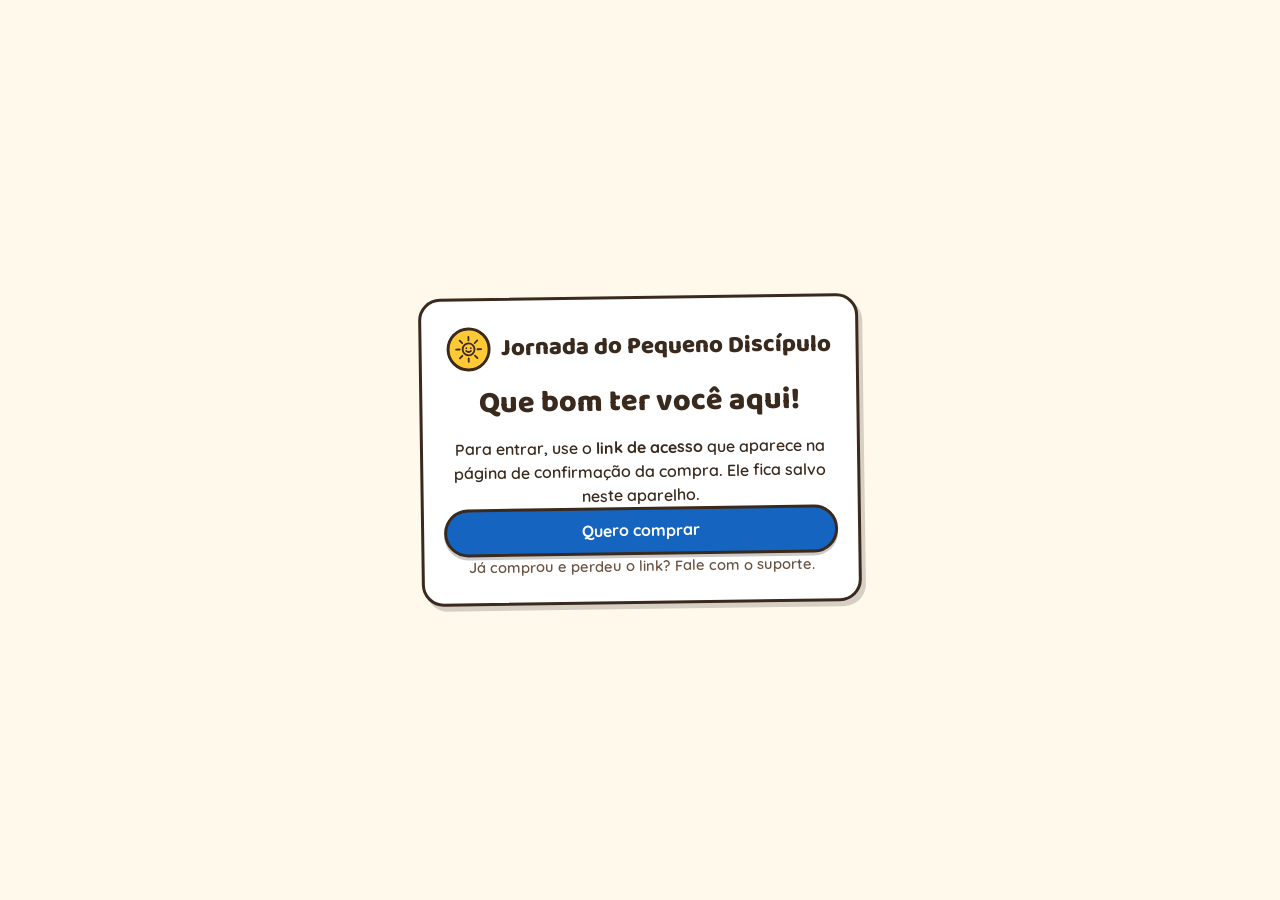
<file: area-de-membros/index.html>
<!doctype html>
<html lang="pt-BR">
<head>
  <meta charset="utf-8">
  <meta name="viewport" content="width=device-width, initial-scale=1">
  <meta name="theme-color" content="#FFC933">
  <!-- Título e meta tags são preenchidos por js/app.js a partir de PRODUTO (js/config.js).
       Obs.: o WhatsApp lê só o HTML estático (não executa JS). Quando o nome for definido,
       copie-o também para <title> e og:title abaixo para a prévia do link ficar certa. -->
  <title>Área de Membros</title>
  <meta name="description" content="">
  <meta property="og:type" content="website">
  <meta property="og:title" content="">
  <meta property="og:description" content="">
  <meta property="og:site_name" content="">
  <link rel="icon" href="img/logo.svg" type="image/svg+xml">
  <link rel="preconnect" href="https://fonts.googleapis.com">
  <link rel="preconnect" href="https://fonts.gstatic.com" crossorigin>
  <link href="https://fonts.googleapis.com/css2?family=Baloo+2:wght@700;800&family=Quicksand:wght@500;600;700&display=swap" rel="stylesheet">
  <link rel="stylesheet" href="css/style.css?v=744a56b3">
  <style>html.checando body{visibility:hidden}</style>
  <script src="js/acesso.js?v=d281fab2"></script>
</head>
<body data-titulo="Minhas páginas">
  <a class="pular-link" href="#conteudo">Pular para o conteúdo</a>

  <header class="topo">
    <div class="container topo__linha">
      <a class="marca" href="index.html">
        <!-- Para trocar o símbolo da logo, substitua img/logo.svg -->
        <img class="marca__logo" src="img/logo.svg" width="44" height="44" alt="">
        <span class="marca__nome" data-produto-nome></span>
      </a>
      <div class="topo__usuario">
        <p class="saudacao">Olá, <span id="saudacao-nome">amigo(a)</span>!</p>
        <!-- TODO (BACKEND REAL): "Sair" deve encerrar a sessão no servidor (logout). -->
        <a class="link-sair" href="login.html">
          <svg class="icone" viewBox="0 0 24 24" aria-hidden="true" focusable="false"><path d="M10 4H6a2 2 0 0 0-2 2v12a2 2 0 0 0 2 2h4"/><path d="m15 8 4 4-4 4"/><path d="M19 12H9"/></svg>
          Sair
        </a>
      </div>
    </div>
  </header>

  <main id="conteudo" class="container" tabindex="-1">
    <section class="banner" aria-labelledby="banner-titulo">
      <div class="anel" id="anel" role="img" aria-label="Páginas coloridas">
        <svg viewBox="0 0 148 148" aria-hidden="true">
          <circle class="anel__trilho" cx="74" cy="74" r="56"/>
          <circle class="anel__valor" id="anel-valor" cx="74" cy="74" r="56"/>
        </svg>
        <div class="anel__centro" aria-hidden="true">
          <span class="anel__numero" id="anel-numero">0</span>
          <span class="anel__legenda" id="anel-total"></span>
        </div>
      </div>
      <div>
        <h1 class="banner__titulo" id="banner-titulo">Bem-vindo à sua área de colorir!</h1>
        <p class="banner__texto" id="banner-msg" aria-live="polite"></p>
      </div>
    </section>

    <section class="filtros" aria-labelledby="filtros-titulo">
      <h2 class="filtros__titulo" id="filtros-titulo">Sua jornada pela Bíblia</h2>
      <p class="filtros__intro">As páginas seguem a ordem da Bíblia, da Criação à Ressurreição de Jesus. Pinte uma por dia, na sequência.</p>
      <div class="filtros__lista" id="lista-abas" role="group" aria-label="Filtrar por categoria"></div>
      <p class="sr-only" id="status-filtro" role="status"></p>
    </section>

    <a class="bonus-jogo" href="jogo-memoria.html">
      <span class="bonus-jogo__selo">Jogo</span>
      <b>Jogo da Memória Bíblico</b>
      <small>Encontre os pares com os desenhos da jornada</small>
    </a>

    <ul class="grade" id="grade" aria-label="Páginas para colorir"></ul>

    <p class="aviso-storage" id="aviso-storage" hidden>
      Seu navegador não permitiu salvar o progresso. Você pode continuar usando, mas ele será perdido ao fechar esta página.
      Tente abrir o link no Chrome ou no Safari.
    </p>

    <section id="diploma" class="diploma -bloqueado" aria-live="polite"></section>
  </main>

  <footer class="rodape">
    <div class="container">
      <p class="rodape__nome" data-produto-nome></p>
      <p class="rodape__slogan" data-produto-slogan></p>
      <!-- TODO (BACKEND REAL): link de suporte, política de privacidade, termos e reembolso. -->
      <small>© <span data-ano></span> <span data-produto-nome></span>. Para uso pessoal e em família, na catequese e em casa.</small>
    </div>
  </footer>

  <script src="js/config.js?v=e964f2d2"></script>
  <script src="js/historias.js?v=22fb6924"></script>
  <script src="js/paginas.js?v=c13d431b"></script>
  <script src="js/pintar.js?v=b03146ad"></script>
  <script src="js/app.js?v=368c16b3"></script>
</body>
</html>
</file>
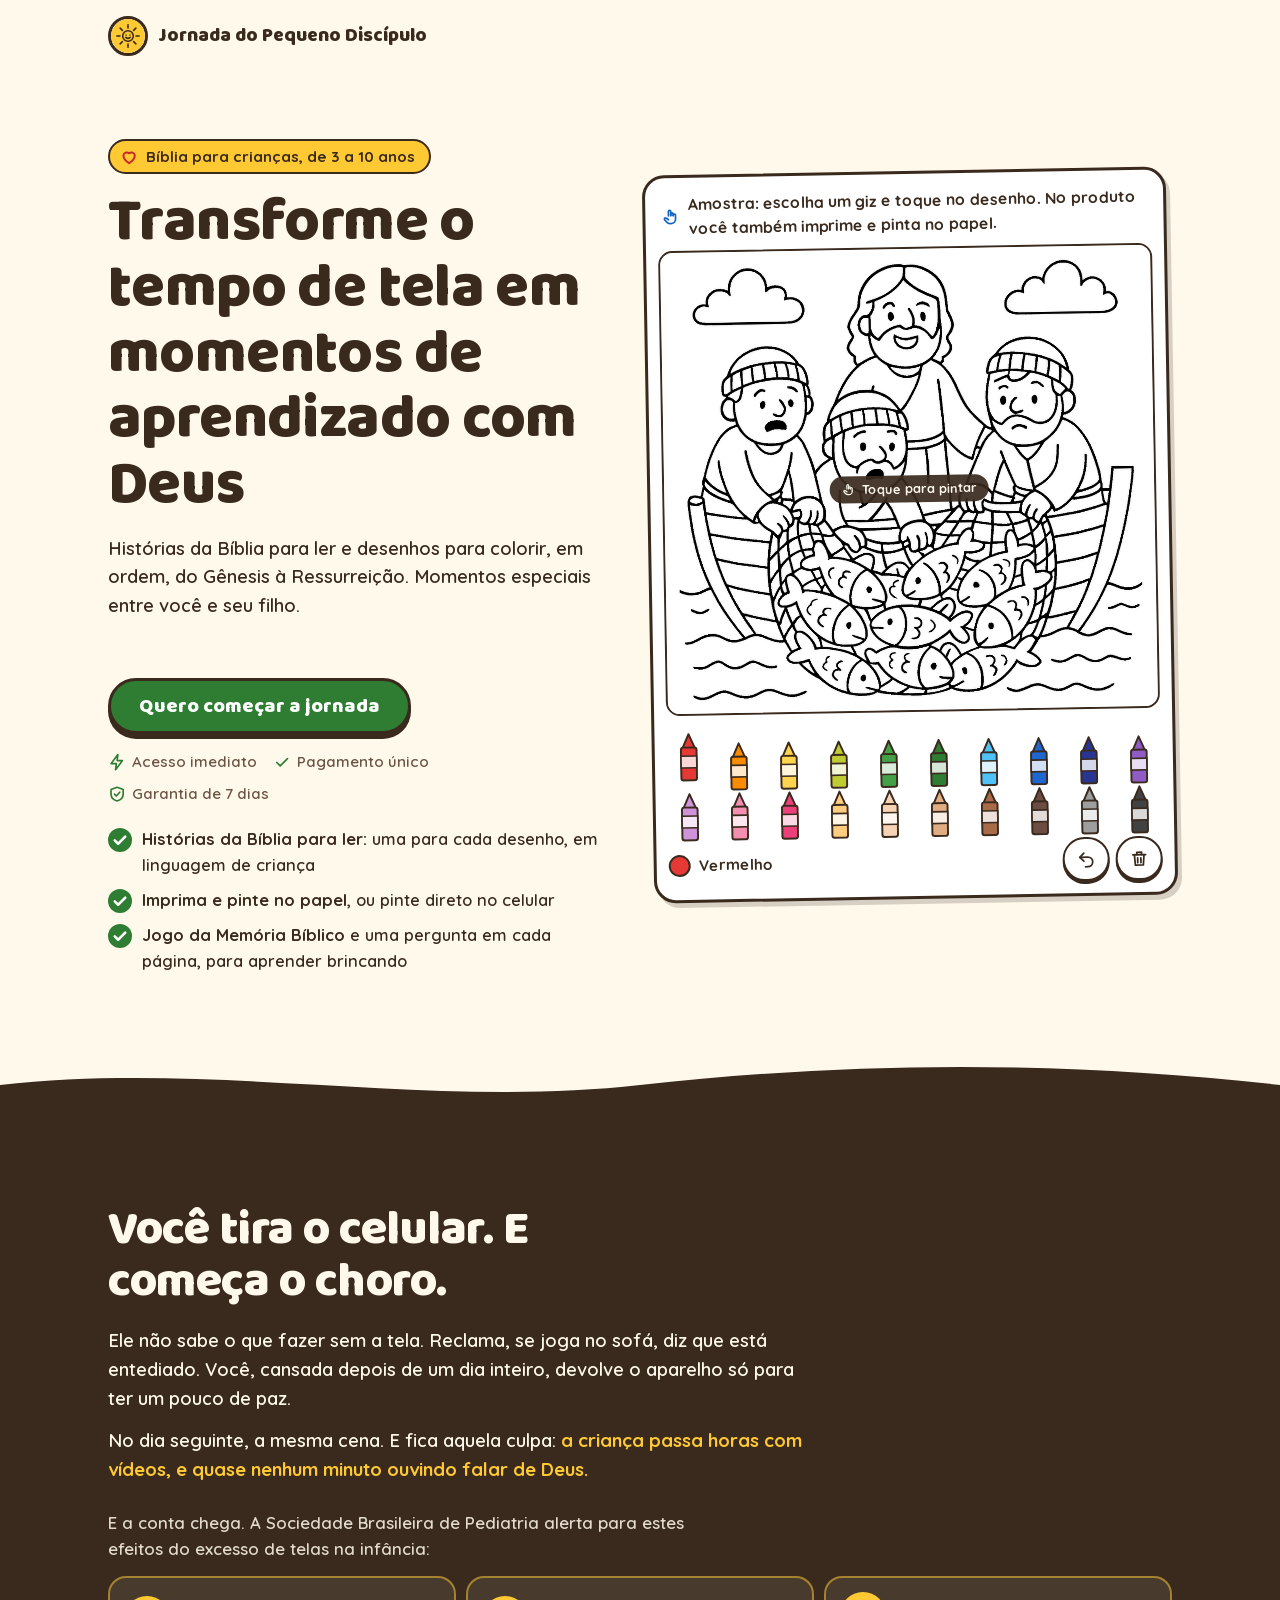
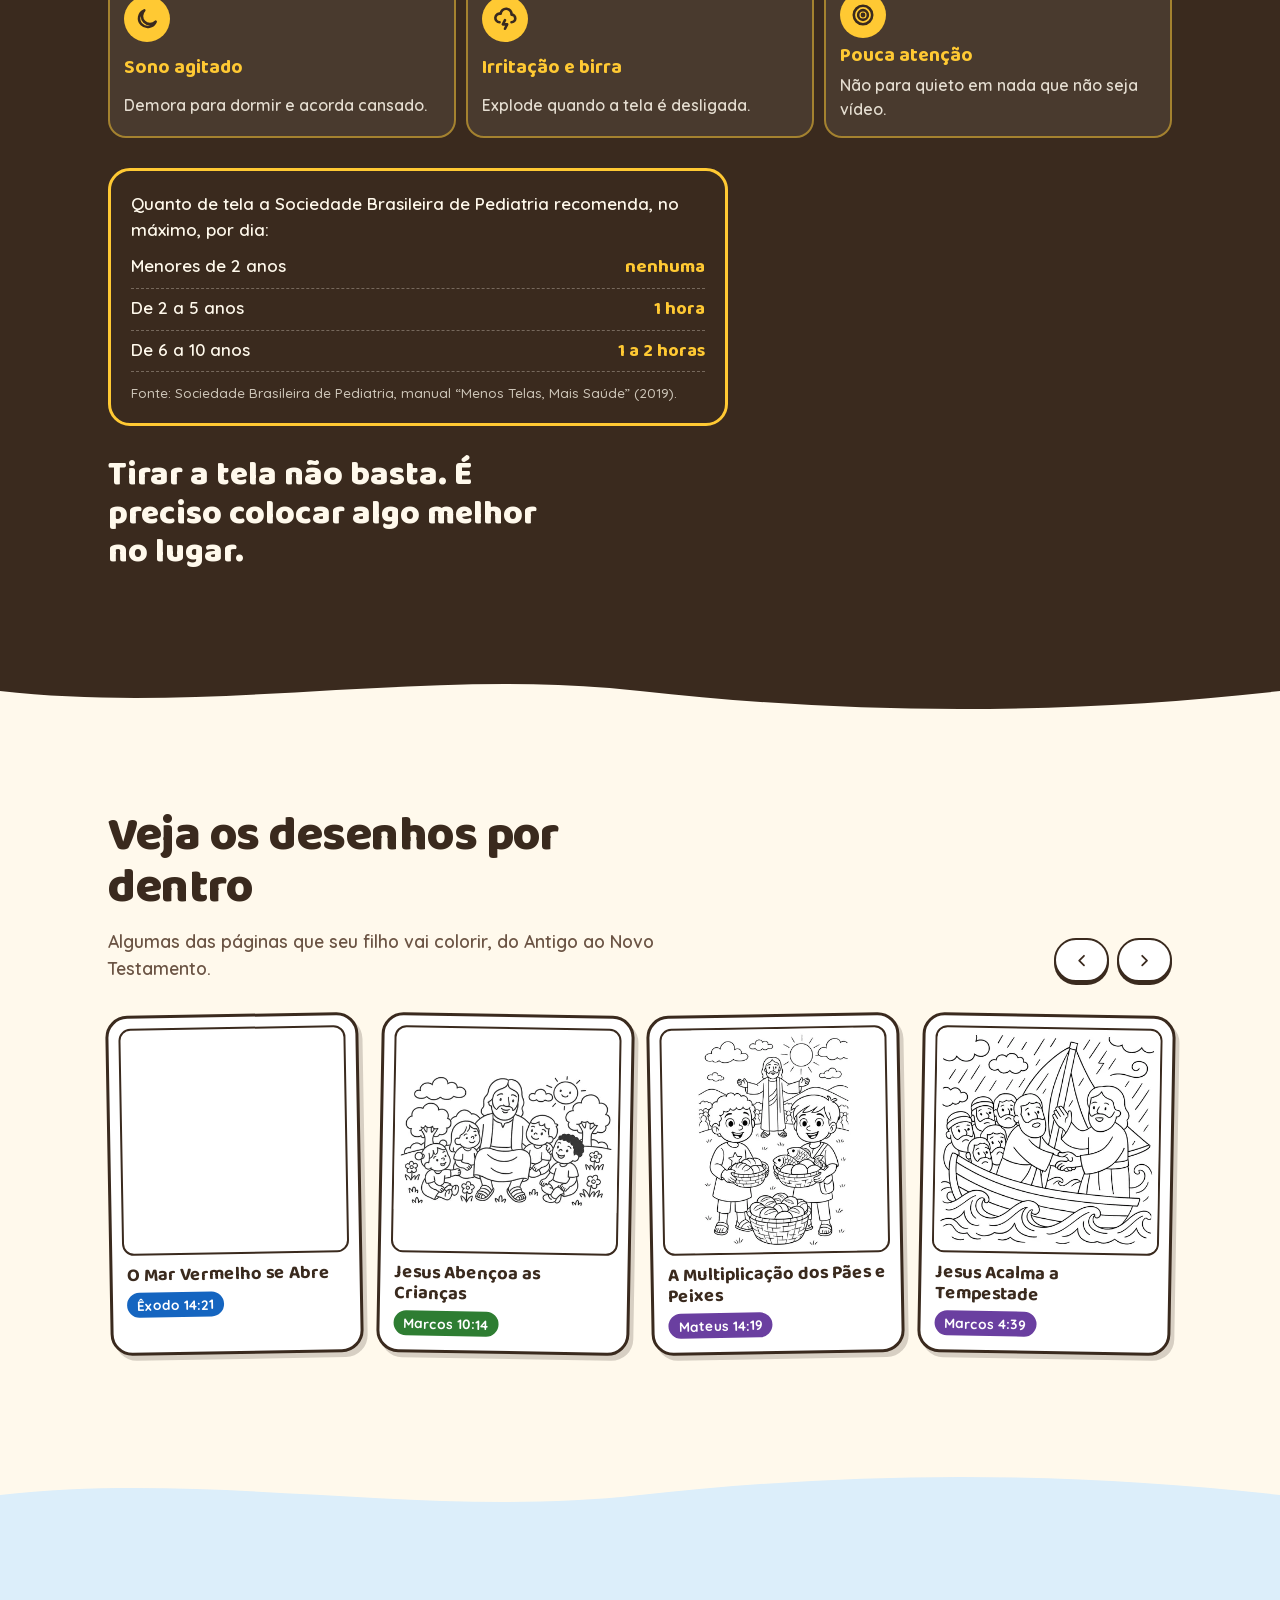
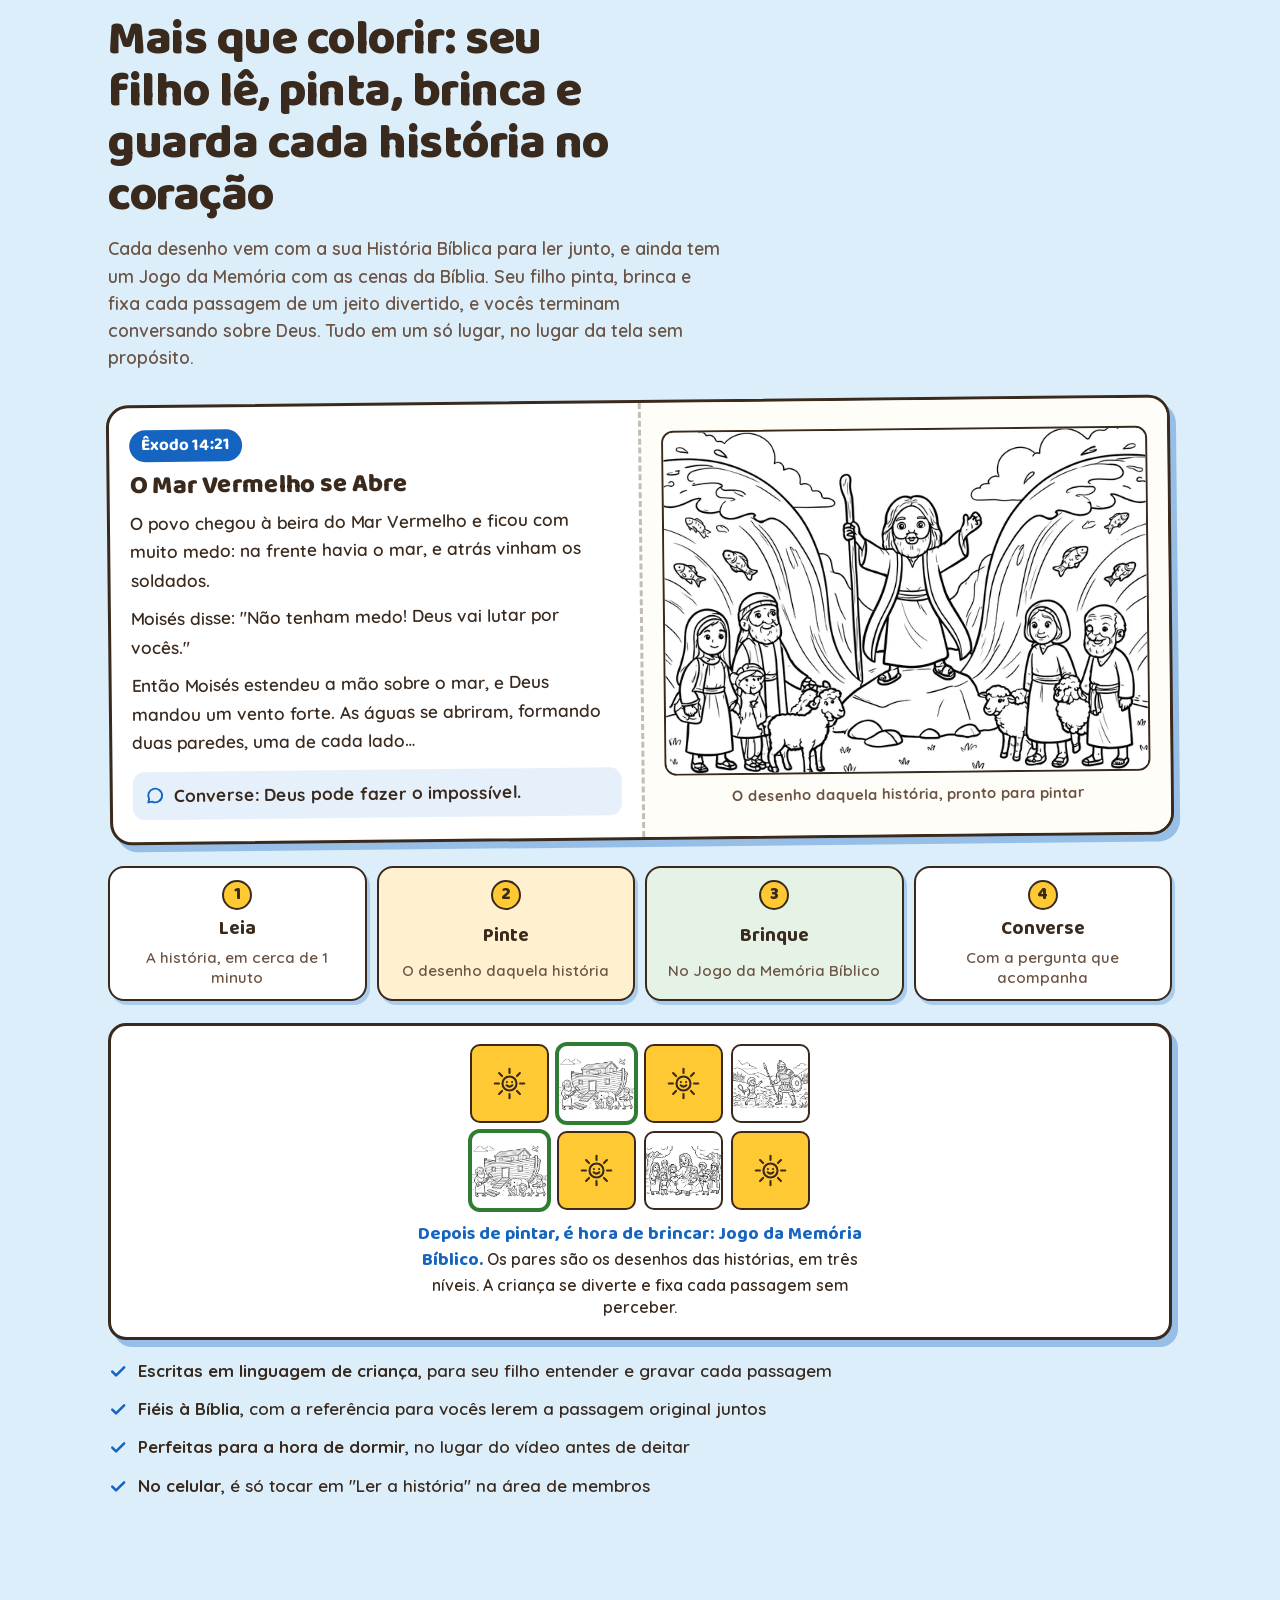
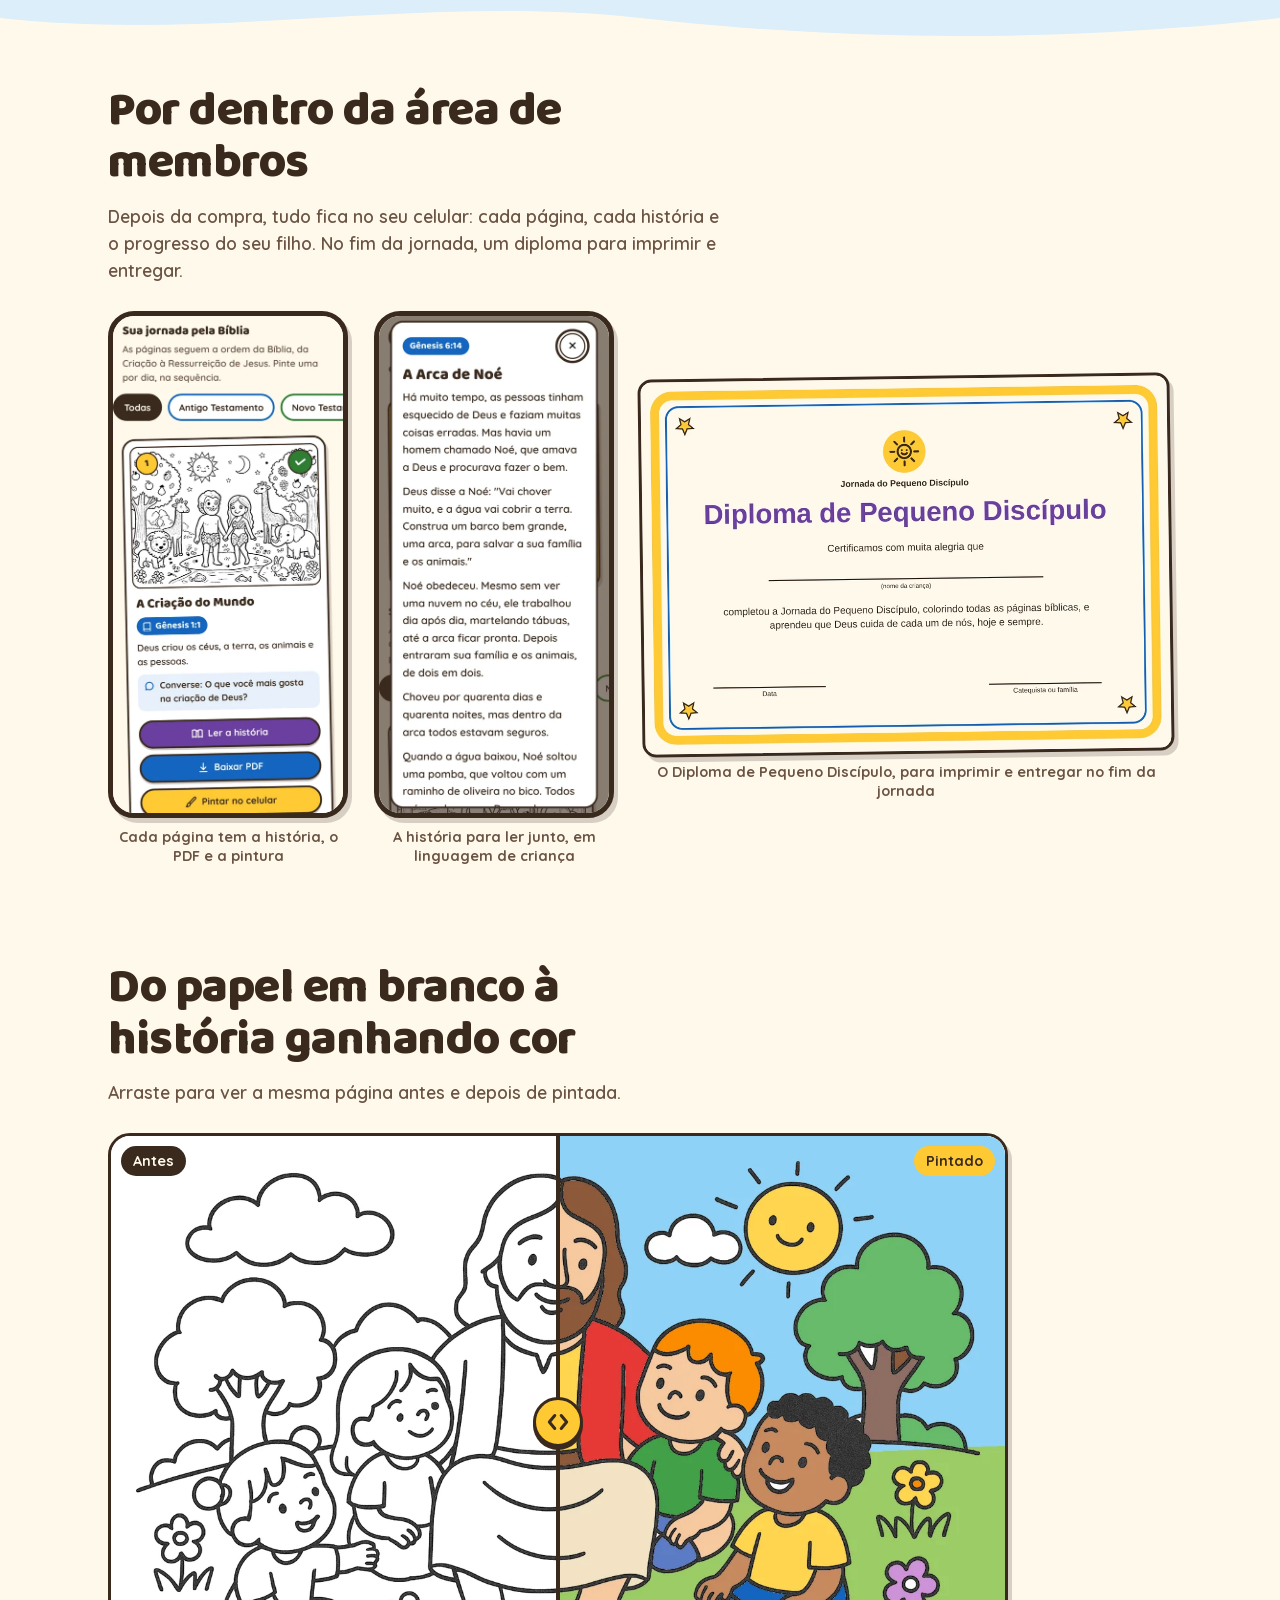
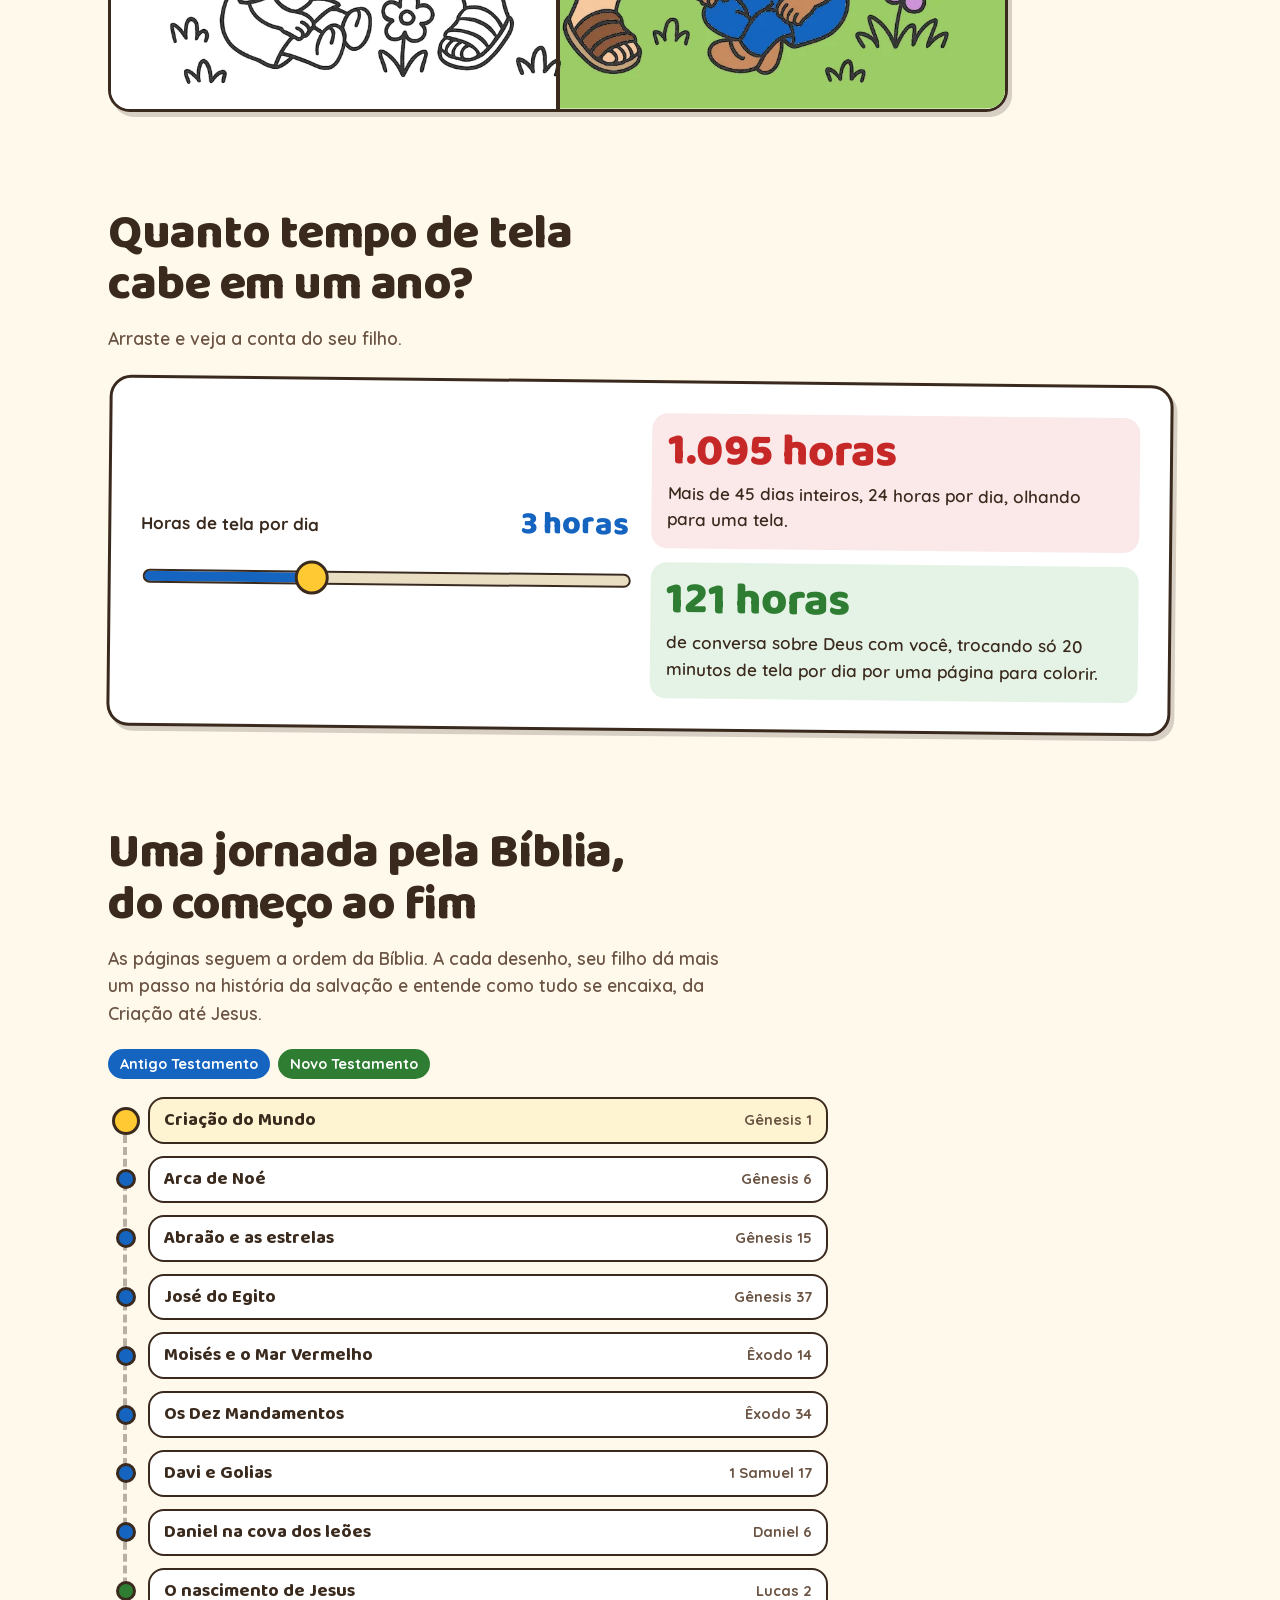
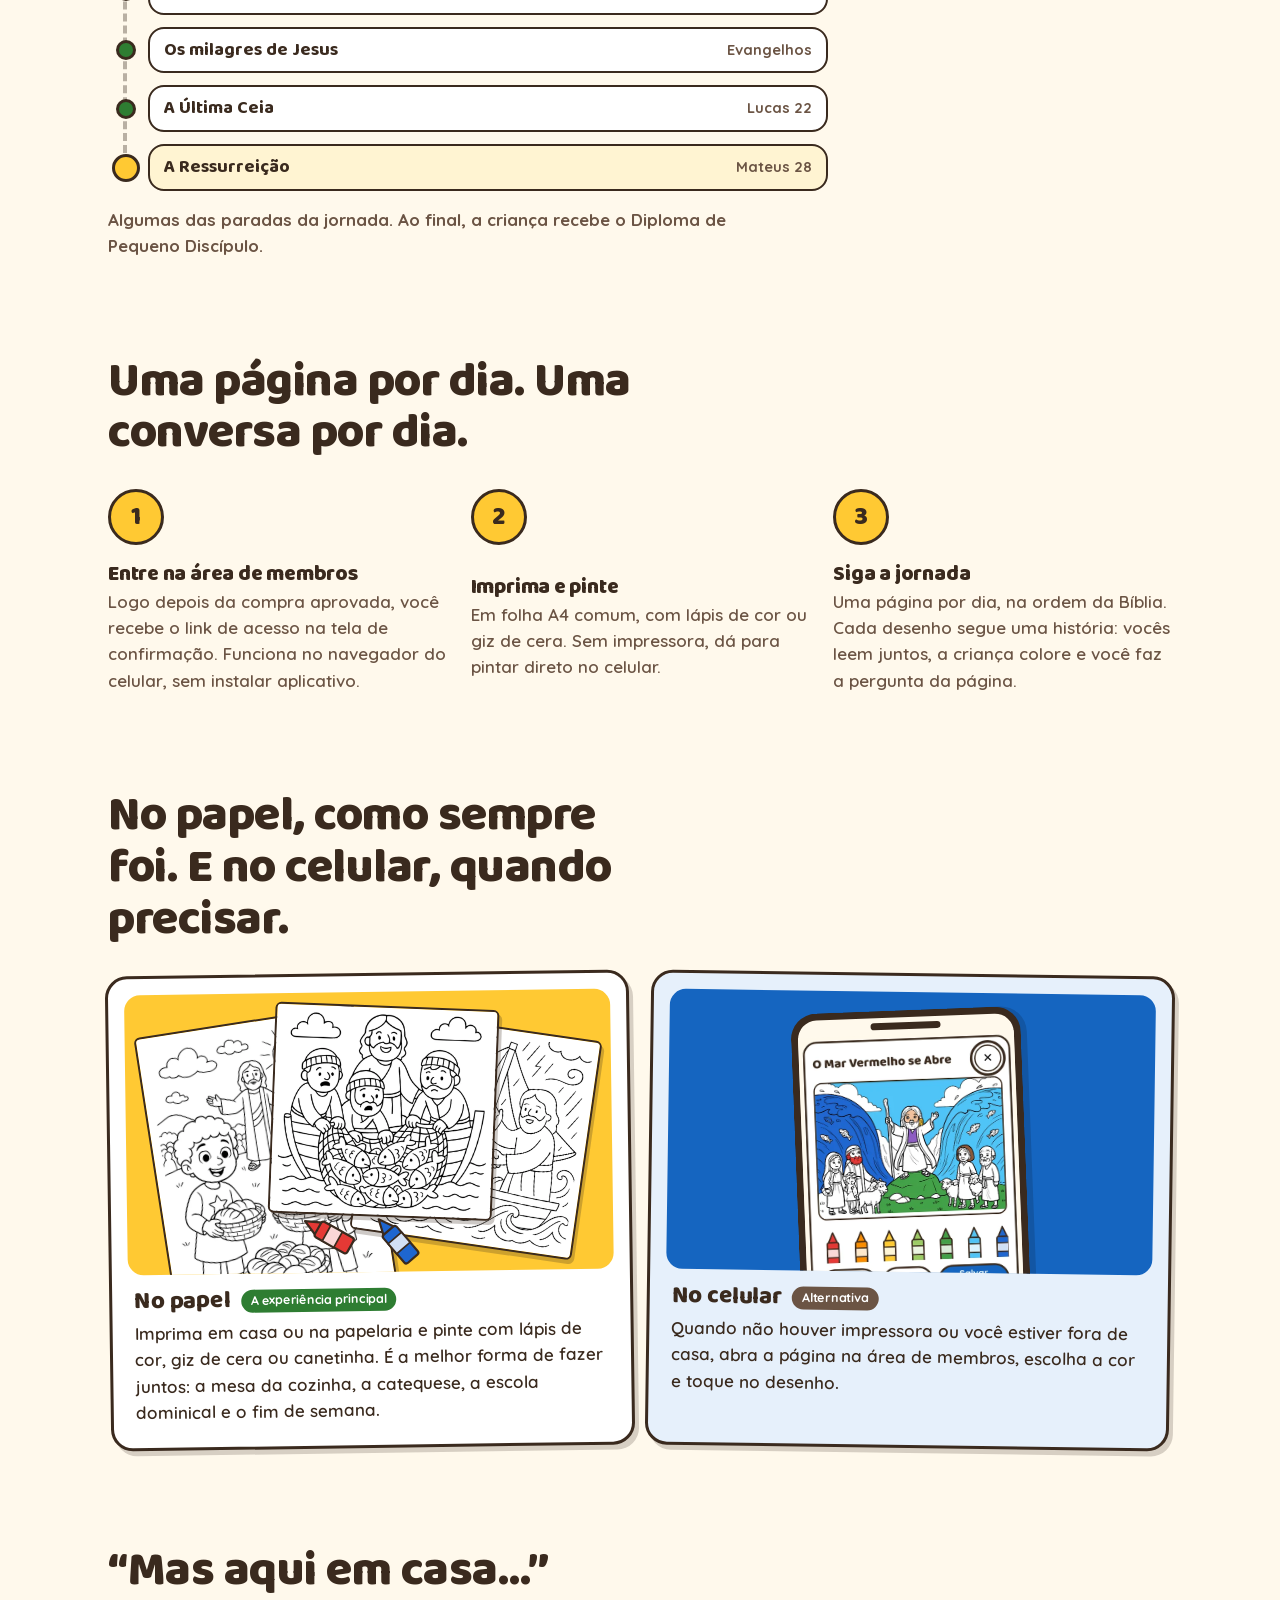
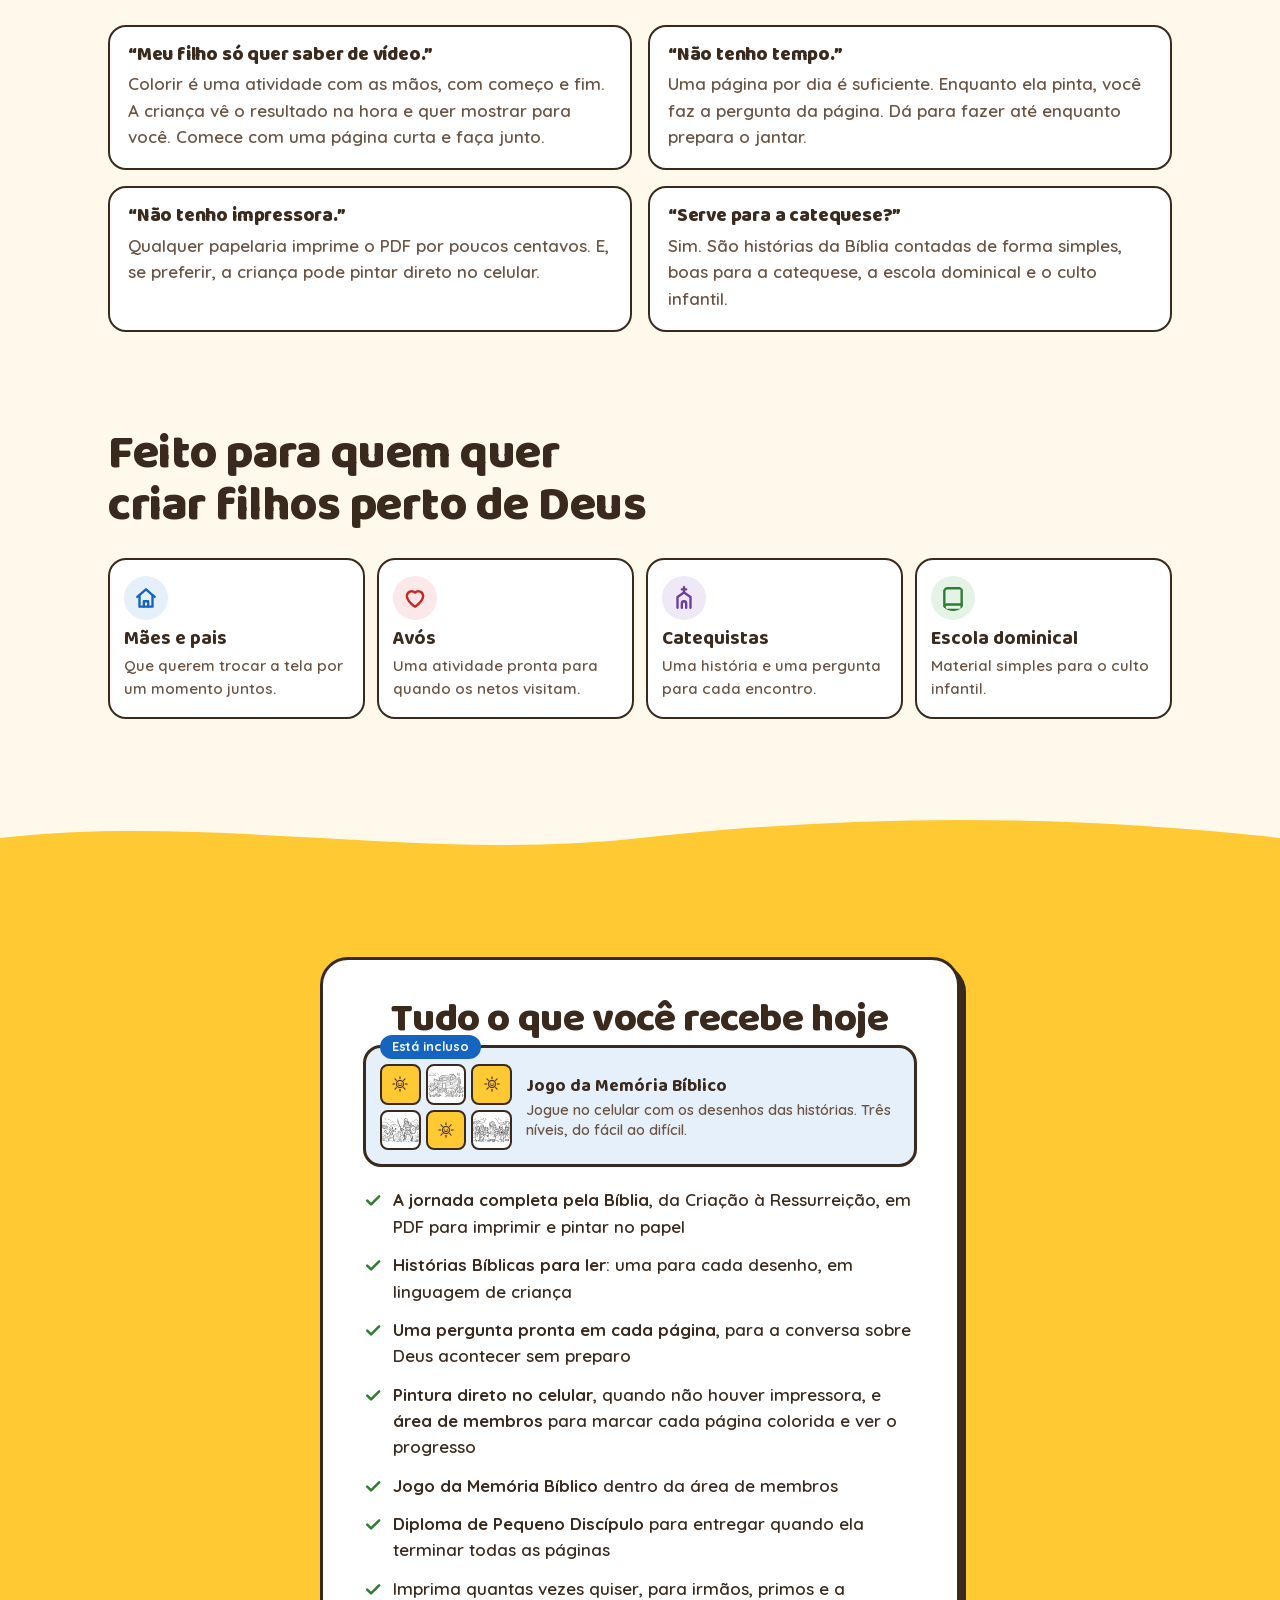
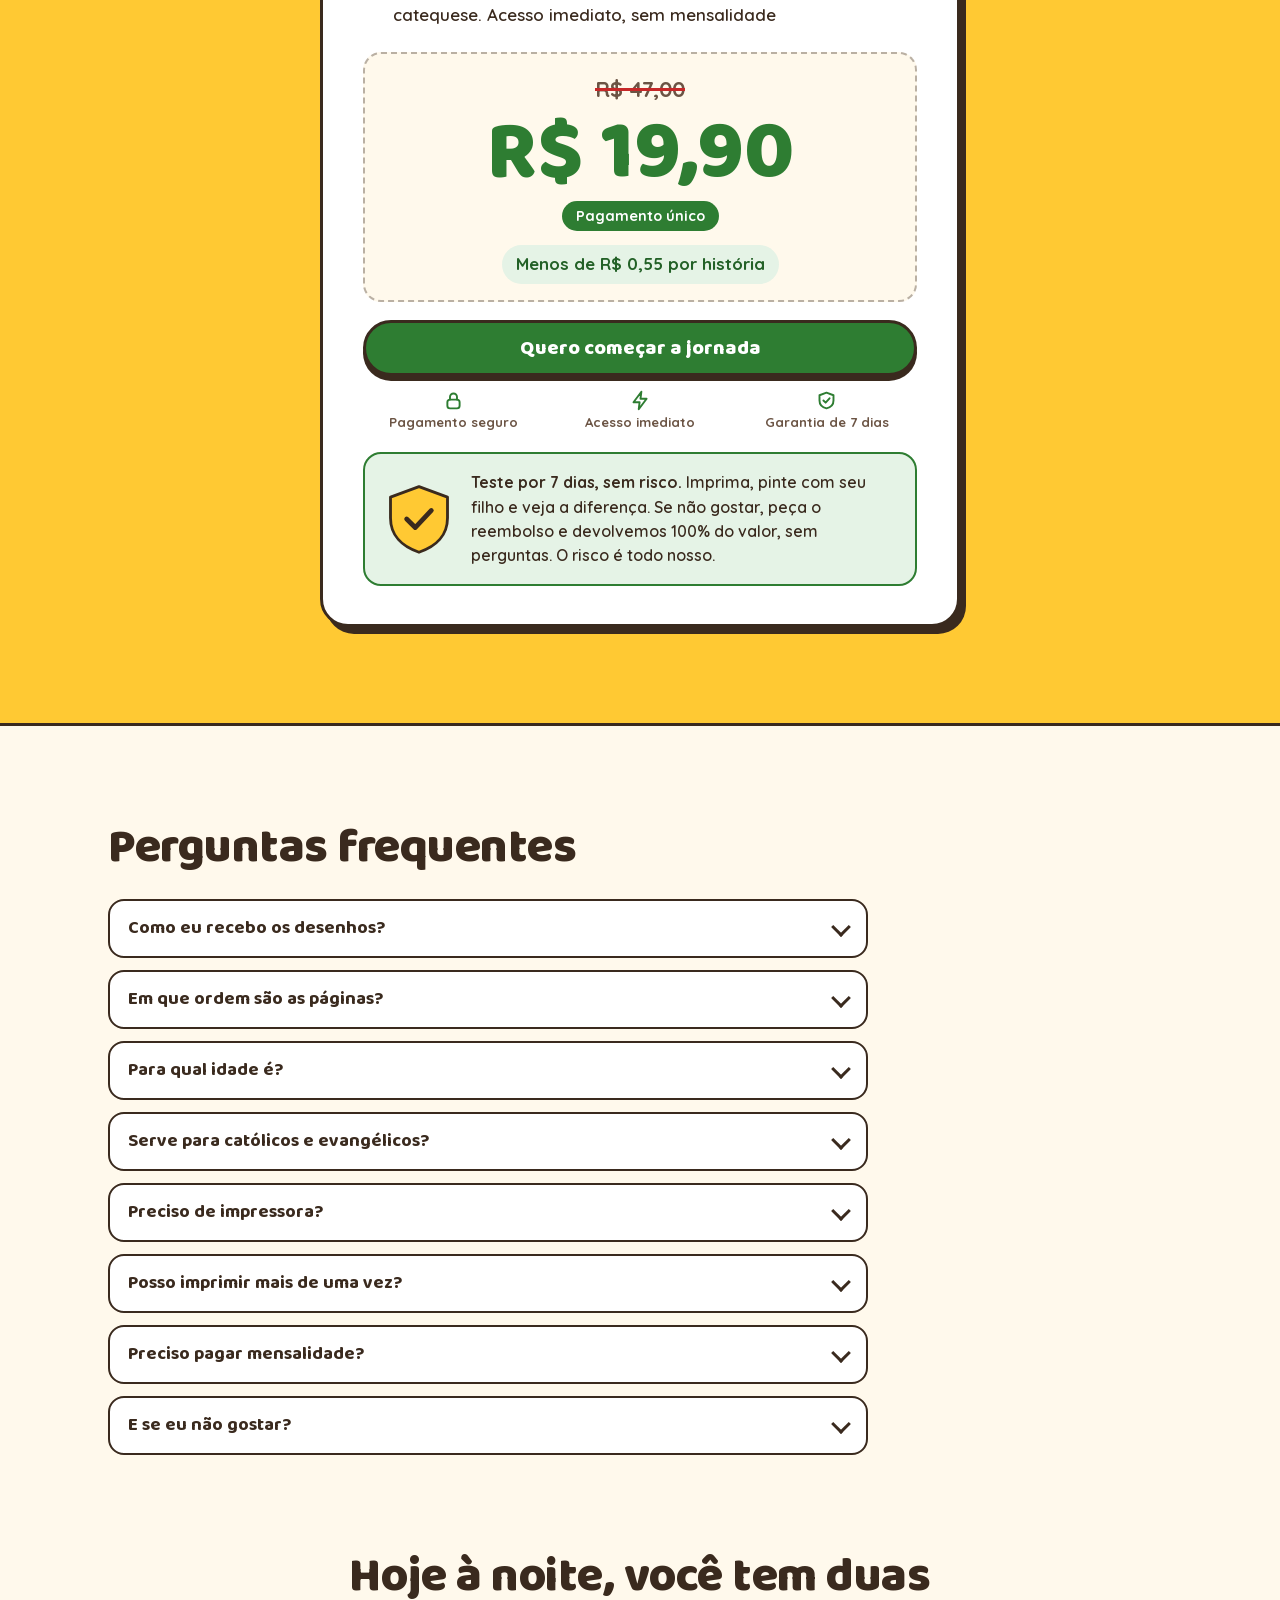
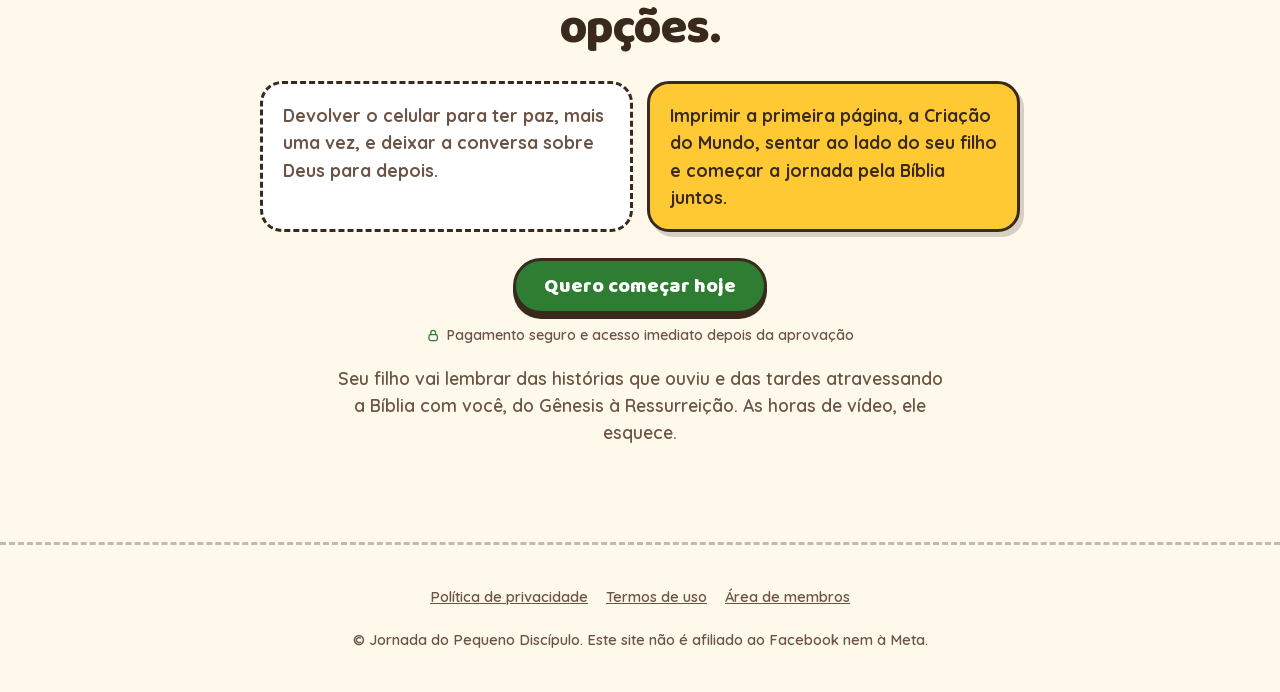
<file: index-antigo.html>
<!doctype html>
<html lang="pt-BR">
<head>
  <meta charset="utf-8">
  <meta name="robots" content="noindex">
  <meta name="viewport" content="width=device-width, initial-scale=1, viewport-fit=cover">
  <meta name="theme-color" content="#FFC933">
  <!-- O WhatsApp e o Facebook leem só este HTML (não rodam JS). Ao definir o nome do produto,
       troque "Jornada do Pequeno Discípulo" aqui também. -->
  <title>Transforme o tempo de tela em aprendizado com Deus | Jornada do Pequeno Discípulo</title>
  <meta name="description" content="Histórias da Bíblia para ler e desenhos para colorir, em ordem, do Gênesis à Ressurreição. Momentos especiais entre você e seu filho, longe das telas.">
  <meta property="og:type" content="website">
  <meta property="og:title" content="Transforme o tempo de tela em momentos de aprendizado com Deus">
  <meta property="og:description" content="Histórias da Bíblia para ler e desenhos para colorir com seu filho, da Criação à Ressurreição.">
  <!-- Se um dia trocar o domínio, atualize og:url e og:image abaixo (endereço completo). -->
  <meta property="og:url" content="https://projetocristao-dusky.vercel.app/">
  <meta property="og:image" content="https://projetocristao-dusky.vercel.app/img/compartilhar.jpg">
  <meta property="og:image:width" content="1200">
  <meta property="og:image:height" content="630">
  <meta property="og:site_name" content="Jornada do Pequeno Discípulo">
  <meta name="twitter:card" content="summary_large_image">
  <link rel="icon" href="img/logo.svg" type="image/svg+xml">
  <!-- Carregamento rápido: fontes hospedadas no próprio site (sem conexão extra ao Google)
       e a imagem da demonstração em versão menor no celular. -->
  <link rel="preload" href="fonts/baloo2-latin.woff2" as="font" type="font/woff2" crossorigin>
  <link rel="preload" href="fonts/quicksand-latin.woff2" as="font" type="font/woff2" crossorigin>
  <link rel="preload" href="img/criancas-colorido-560.webp" as="image" media="(max-width: 759px)">
  <link rel="preload" href="img/demo-pesca.png" as="image" media="(min-width: 760px)">
  <link rel="stylesheet" href="css/landing.css?v=ef34411c">
</head>
<body>
  <svg width="0" height="0" style="position:absolute" aria-hidden="true">
    <symbol id="i-check" viewBox="0 0 24 24"><path d="m5 12.5 4.5 4.5L19 7.5"/></symbol>
    <symbol id="i-download" viewBox="0 0 24 24"><path d="M12 3v12"/><path d="m7 11 5 5 5-5"/><path d="M5 20h14"/></symbol>
    <symbol id="i-printer" viewBox="0 0 24 24"><path d="M7 9V3h10v6"/><rect x="3" y="9" width="18" height="8" rx="2"/><path d="M7 14h10v7H7z"/></symbol>
    <symbol id="i-chat" viewBox="0 0 24 24"><path d="M20 12a8 8 0 0 1-11.6 7.1L4 20l1-4A8 8 0 1 1 20 12z"/></symbol>
    <symbol id="i-toque" viewBox="0 0 24 24"><path d="M9 11V5.5a1.5 1.5 0 0 1 3 0V11"/><path d="M12 10.5V9a1.5 1.5 0 0 1 3 0v2"/><path d="M15 10.5a1.5 1.5 0 0 1 3 0V15a6 6 0 0 1-6 6h-1a6 6 0 0 1-4.6-2.2L4 16a1.5 1.5 0 0 1 2.3-1.9L9 16"/></symbol>
    <symbol id="i-escudo" viewBox="0 0 24 24"><path d="M12 3l8 3v6c0 5-3.5 8-8 9-4.5-1-8-4-8-9V6z"/><path d="m8.5 12 2.5 2.5 4.5-5"/></symbol>
    <symbol id="i-celular" viewBox="0 0 24 24"><rect x="6" y="2" width="12" height="20" rx="3"/><path d="M11 18h2"/></symbol>
    <symbol id="i-raio" viewBox="0 0 24 24"><path d="M13 2 4 14h7l-1 8 9-12h-7z"/></symbol>
    <symbol id="i-esq" viewBox="0 0 24 24"><path d="m15 6-6 6 6 6"/></symbol>
    <symbol id="i-dir" viewBox="0 0 24 24"><path d="m9 6 6 6-6 6"/></symbol>
    <symbol id="i-desfazer" viewBox="0 0 24 24"><path d="M9 14 4 9l5-5"/><path d="M4 9h10a6 6 0 0 1 0 12h-3"/></symbol>
    <symbol id="i-limpar" viewBox="0 0 24 24"><path d="M4 7h16"/><path d="M10 11v6M14 11v6"/><path d="M6 7l1 13h10l1-13"/><path d="M9 7V4h6v3"/></symbol>
    <symbol id="i-lua" viewBox="0 0 24 24"><path d="M20 14.5A8 8 0 1 1 9.5 4a6.5 6.5 0 0 0 10.5 10.5z"/></symbol>
    <symbol id="i-tempestade" viewBox="0 0 24 24"><path d="M7 15a4 4 0 1 1 1-7.9A5 5 0 0 1 18 8a3.5 3.5 0 0 1 0 7"/><path d="m12 13-2 4h4l-2 4"/></symbol>
    <symbol id="i-alvo" viewBox="0 0 24 24"><circle cx="12" cy="12" r="8.5"/><circle cx="12" cy="12" r="4.5"/><circle cx="12" cy="12" r="1"/></symbol>
    <symbol id="i-cadeado" viewBox="0 0 24 24"><rect x="5" y="11" width="14" height="10" rx="3"/><path d="M8 11V8a4 4 0 0 1 8 0v3"/></symbol>
    <symbol id="i-casa" viewBox="0 0 24 24"><path d="M4 11 12 4l8 7"/><path d="M6 10v10h12V10"/><path d="M10 20v-5h4v5"/></symbol>
    <symbol id="i-coracao" viewBox="0 0 24 24"><path d="M12 20s-7.5-4.6-7.5-10A4.5 4.5 0 0 1 12 7a4.5 4.5 0 0 1 7.5 3c0 5.4-7.5 10-7.5 10z"/></symbol>
    <symbol id="i-igreja" viewBox="0 0 24 24"><path d="M12 2v5M10 4h4"/><path d="M6 21V11l6-4 6 4v10"/><path d="M10 21v-4a2 2 0 0 1 4 0v4"/></symbol>
    <symbol id="i-livro" viewBox="0 0 24 24"><path d="M4 5.5A2.5 2.5 0 0 1 6.5 3H20v15H6.5A2.5 2.5 0 0 0 4 20.5z"/><path d="M4 20.5A2.5 2.5 0 0 0 6.5 23H20v-5"/></symbol>
  </svg>

  <header class="topo">
    <div class="container">
      <a class="marca" href="#">
        <img src="img/logo.svg" width="40" height="40" alt="">
        <span data-produto-nome>Jornada do Pequeno Discípulo</span>
      </a>
    </div>
  </header>

  <main>
    <!-- ============ HERO ============ -->
    <section class="hero">
      <div class="container hero__grade">
        <div class="hero__texto">
          <p class="hero__gancho"><svg class="icone"><use href="#i-coracao"/></svg>Bíblia para crianças, de 3 a 10 anos</p>
          <h1>Transforme o tempo de tela em momentos de aprendizado com Deus</h1>
          <p class="hero__sub">Histórias da Bíblia para ler e desenhos para colorir, em ordem, do Gênesis à Ressurreição. Momentos especiais entre você e seu filho.</p>
          <div class="hero__cta" id="hero-cta">
            <a class="btn btn--comprar" href="#oferta">Quero começar a jornada</a>
            <ul class="limpa garantias-curtas">
              <li><svg class="icone"><use href="#i-raio"/></svg>Acesso imediato</li>
              <li><svg class="icone"><use href="#i-check"/></svg>Pagamento único</li>
              <li><svg class="icone"><use href="#i-escudo"/></svg><span>Garantia de <span data-oferta="garantiaDias">7</span> dias</span></li>
            </ul>
          </div>
          <figure class="hero__visual" aria-hidden="true">
            <img src="img/criancas-colorido-560.webp" srcset="img/criancas-colorido-560.webp 560w, img/criancas-colorido-720.webp 720w" sizes="88vw" width="560" height="359" fetchpriority="high" decoding="async" alt="">
            <span class="hero__selo">Imprima e pinte em família</span>
            <svg class="hero__giz" viewBox="0 0 34 64"><path d="M9 21 17 3l8 18z" fill="#E53935" stroke="#3A2A1E" stroke-width="2.5" stroke-linejoin="round"/><rect x="7" y="20" width="20" height="42" rx="3" fill="#E53935" stroke="#3A2A1E" stroke-width="2.5"/><rect x="7" y="31" width="20" height="15" fill="#fff" fill-opacity=".8" stroke="#3A2A1E" stroke-width="2"/></svg>
            <svg class="hero__giz -dois" viewBox="0 0 34 64"><path d="M9 21 17 3l8 18z" fill="#FFC933" stroke="#3A2A1E" stroke-width="2.5" stroke-linejoin="round"/><rect x="7" y="20" width="20" height="42" rx="3" fill="#FFC933" stroke="#3A2A1E" stroke-width="2.5"/><rect x="7" y="31" width="20" height="15" fill="#fff" fill-opacity=".8" stroke="#3A2A1E" stroke-width="2"/></svg>
          </figure>
          <ul class="limpa hero__beneficios">
            <li><svg class="icone"><use href="#i-check"/></svg><span><b>Histórias da Bíblia para ler:</b> uma para cada desenho, em linguagem de criança</span></li>
            <li><svg class="icone"><use href="#i-check"/></svg><span><b>Imprima e pinte no papel</b>, ou pinte direto no celular</span></li>
            <li><svg class="icone"><use href="#i-check"/></svg><span><b>Jogo da Memória Bíblico</b> e uma pergunta em cada página, para aprender brincando</span></li>
          </ul>
        </div>

        <figure class="demo" aria-labelledby="demo-instrucao" style="margin:0">
          <figcaption class="demo__instrucao" id="demo-instrucao">
            <svg class="icone"><use href="#i-toque"/></svg>
            Amostra: escolha um giz e toque no desenho. No produto você também imprime e pinta no papel.
          </figcaption>
          <div class="demo__tela">
            <canvas id="tela-demo" width="1000" height="942" data-src="img/demo-pesca.png" data-src-celular="img/demo-pesca-720.png" data-horizonte="0.725"
                    role="img" aria-label="Página para colorir: a Pesca Milagrosa. Toque em uma área para pintar com o giz escolhido."></canvas>
            <button type="button" class="demo__dica" id="demo-dica"><svg class="icone"><use href="#i-toque"/></svg>Toque para pintar</button>
          </div>
          <div class="demo__ferramentas">
            <div class="gizes" id="gizes" role="group" aria-label="Cores de giz"></div>
            <div class="demo__acoes">
              <span class="demo__cor-atual" aria-live="polite"><i id="demo-cor-amostra"></i><span id="demo-cor-nome">Vermelho</span></span>
              <span class="demo__botoes">
                <button class="btn btn--leve" type="button" id="demo-desfazer" aria-label="Desfazer última pintura"><svg class="icone"><use href="#i-desfazer"/></svg></button>
                <button class="btn btn--leve" type="button" id="demo-limpar" aria-label="Limpar o desenho"><svg class="icone"><use href="#i-limpar"/></svg></button>
              </span>
            </div>
          </div>
        </figure>
      </div>
    </section>

    <div class="onda" aria-hidden="true"><svg viewBox="0 0 1440 60" preserveAspectRatio="none"><path d="M0 30 C 240 0 480 60 720 30 S 1200 0 1440 30 V60 H0 Z" fill="#3A2A1E"/></svg></div>
    <!-- ============ A CENA (DOR) ============ -->
    <section class="secao cena" aria-labelledby="cena-titulo">
      <div class="container">
        <h2 class="secao__titulo" id="cena-titulo">Você tira o celular. E começa o choro.</h2>
        <div class="cena__texto">
          <p>Ele não sabe o que fazer sem a tela. Reclama, se joga no sofá, diz que está entediado. Você, cansada depois de um dia inteiro, devolve o aparelho só para ter um pouco de paz.</p>
          <p>No dia seguinte, a mesma cena. E fica aquela culpa: <strong>a criança passa horas com vídeos, e quase nenhum minuto ouvindo falar de Deus.</strong></p>
        </div>
        <p class="cena__alerta">E a conta chega. A Sociedade Brasileira de Pediatria alerta para estes efeitos do excesso de telas na infância:</p>
        <ul class="limpa efeitos">
          <li><svg class="icone"><use href="#i-lua"/></svg><b>Sono agitado</b><span>Demora para dormir e acorda cansado.</span></li>
          <li><svg class="icone"><use href="#i-tempestade"/></svg><b>Irritação e birra</b><span>Explode quando a tela é desligada.</span></li>
          <li><svg class="icone"><use href="#i-alvo"/></svg><b>Pouca atenção</b><span>Não para quieto em nada que não seja vídeo.</span></li>
        </ul>
        <div class="recomendacao">
          <p>Quanto de tela a Sociedade Brasileira de Pediatria recomenda, no máximo, por dia:</p>
          <ul class="limpa recomendacao__lista">
            <li><span>Menores de 2 anos</span><b>nenhuma</b></li>
            <li><span>De 2 a 5 anos</span><b>1 hora</b></li>
            <li><span>De 6 a 10 anos</span><b>1 a 2 horas</b></li>
          </ul>
          <small>Fonte: Sociedade Brasileira de Pediatria, manual “Menos Telas, Mais Saúde” (2019).</small>
        </div>
        <p class="cena__virada">Tirar a tela não basta. É preciso colocar algo melhor no lugar.</p>
      </div>
    </section>

    <div class="onda -baixo" aria-hidden="true"><svg viewBox="0 0 1440 60" preserveAspectRatio="none"><path d="M0 30 C 240 0 480 60 720 30 S 1200 0 1440 30 V60 H0 Z" fill="#3A2A1E"/></svg></div>

    <!-- ============ GALERIA ============ -->
    <section class="secao" aria-labelledby="galeria-titulo">
      <div class="container">
        <div class="galeria-topo">
          <div>
            <h2 class="secao__titulo" id="galeria-titulo">Veja os desenhos por dentro</h2>
            <p class="secao__intro">Algumas das páginas que seu filho vai colorir, do Antigo ao Novo Testamento.</p>
          </div>
          <div class="galeria-setas">
            <button class="btn btn--leve" type="button" data-galeria="esq" aria-label="Ver páginas anteriores"><svg class="icone"><use href="#i-esq"/></svg></button>
            <button class="btn btn--leve" type="button" data-galeria="dir" aria-label="Ver mais páginas"><svg class="icone"><use href="#i-dir"/></svg></button>
          </div>
        </div>
        <ul class="limpa galeria" id="galeria" tabindex="0" aria-label="Páginas de exemplo">
          <li><figure class="figura"><img src="img/paginas/g-mar-vermelho-400.webp" srcset="img/paginas/g-mar-vermelho-400.webp 400w, img/paginas/g-mar-vermelho-640.webp 640w" sizes="(min-width: 1100px) 260px, (min-width: 760px) 30vw, 70vw" width="640" height="453" loading="lazy" decoding="async" alt="Desenho para colorir: O Mar Vermelho se Abre">
            <figcaption><b>O Mar Vermelho se Abre</b><span class="ref -at">Êxodo 14:21</span></figcaption></figure></li>
          <li><figure class="figura"><img src="img/paginas/g-jesus-e-as-criancas-400.webp" srcset="img/paginas/g-jesus-e-as-criancas-400.webp 400w, img/paginas/g-jesus-e-as-criancas-640.webp 640w" sizes="(min-width: 1100px) 260px, (min-width: 760px) 30vw, 70vw" width="640" height="410" loading="lazy" decoding="async" alt="Desenho para colorir: Jesus Abençoa as Crianças">
            <figcaption><b>Jesus Abençoa as Crianças</b><span class="ref -nt">Marcos 10:14</span></figcaption></figure></li>
          <li><figure class="figura"><img src="img/paginas/g-paes-e-peixes-400.webp" srcset="img/paginas/g-paes-e-peixes-400.webp 400w, img/paginas/g-paes-e-peixes-640.webp 640w" sizes="(min-width: 1100px) 260px, (min-width: 760px) 30vw, 70vw" width="466" height="640" loading="lazy" decoding="async" alt="Desenho para colorir: A Multiplicação dos Pães e Peixes">
            <figcaption><b>A Multiplicação dos Pães e Peixes</b><span class="ref -mil">Mateus 14:19</span></figcaption></figure></li>
          <li><figure class="figura"><img src="img/paginas/g-tempestade-acalmada-400.webp" srcset="img/paginas/g-tempestade-acalmada-400.webp 400w, img/paginas/g-tempestade-acalmada-640.webp 640w" sizes="(min-width: 1100px) 260px, (min-width: 760px) 30vw, 70vw" width="640" height="632" loading="lazy" decoding="async" alt="Desenho para colorir: Jesus Acalma a Tempestade">
            <figcaption><b>Jesus Acalma a Tempestade</b><span class="ref -mil">Marcos 4:39</span></figcaption></figure></li>
          <li><figure class="figura"><img src="img/paginas/g-pesca-milagrosa-400.webp" srcset="img/paginas/g-pesca-milagrosa-400.webp 400w, img/paginas/g-pesca-milagrosa-640.webp 640w" sizes="(min-width: 1100px) 260px, (min-width: 760px) 30vw, 70vw" width="640" height="603" loading="lazy" decoding="async" alt="Desenho para colorir: A Pesca Milagrosa">
            <figcaption><b>A Pesca Milagrosa</b><span class="ref -mil">Lucas 5:6</span></figcaption></figure></li>
          <li><figure class="figura"><img src="img/paginas/g-ressurreicao-de-lazaro-400.webp" srcset="img/paginas/g-ressurreicao-de-lazaro-400.webp 400w, img/paginas/g-ressurreicao-de-lazaro-640.webp 640w" sizes="(min-width: 1100px) 260px, (min-width: 760px) 30vw, 70vw" width="640" height="605" loading="lazy" decoding="async" alt="Desenho para colorir: A Ressurreição de Lázaro">
            <figcaption><b>A Ressurreição de Lázaro</b><span class="ref -mil">João 11:43</span></figcaption></figure></li>
        </ul>
      </div>
    </section>

    <!-- ============ HISTÓRIAS BÍBLICAS ============ -->
    <div class="onda" aria-hidden="true"><svg viewBox="0 0 1440 60" preserveAspectRatio="none"><path d="M0 30 C 240 0 480 60 720 30 S 1200 0 1440 30 V60 H0 Z" fill="#DCEEFA"/></svg></div>
    <section class="secao historias" aria-labelledby="historias-titulo">
      <div class="container">
        <h2 class="secao__titulo" id="historias-titulo">Mais que colorir: seu filho lê, pinta, brinca e guarda cada história no coração</h2>
        <p class="secao__intro">Cada desenho vem com a sua História Bíblica para ler junto, e ainda tem um Jogo da Memória com as cenas da Bíblia. Seu filho pinta, brinca e fixa cada passagem de um jeito divertido, e vocês terminam conversando sobre Deus. Tudo em um só lugar, no lugar da tela sem propósito.</p>

        <div class="livro" aria-label="Exemplo: a história e o desenho do Mar Vermelho">
          <article class="livro__pagina livro__pagina--texto">
            <span class="livro__ref">Êxodo 14:21</span>
            <h3>O Mar Vermelho se Abre</h3>
            <p>O povo chegou à beira do Mar Vermelho e ficou com muito medo: na frente havia o mar, e atrás vinham os soldados.</p>
            <p>Moisés disse: "Não tenham medo! Deus vai lutar por vocês."</p>
            <p>Então Moisés estendeu a mão sobre o mar, e Deus mandou um vento forte. As águas se abriram, formando duas paredes, uma de cada lado…</p>
            <p class="livro__conversa"><svg class="icone"><use href="#i-chat"/></svg><span>Converse: Deus pode fazer o impossível.</span></p>
          </article>
          <figure class="livro__pagina livro__pagina--desenho">
            <img src="img/paginas/g-mar-vermelho-640.webp" width="640" height="453" loading="lazy" decoding="async" alt="Desenho para colorir do Mar Vermelho se abrindo">
            <figcaption>O desenho daquela história, pronto para pintar</figcaption>
          </figure>
        </div>

        <ol class="limpa ritual" aria-label="Como usar">
          <li><b>Leia</b><span>A história, em cerca de 1 minuto</span></li>
          <li><b>Pinte</b><span>O desenho daquela história</span></li>
          <li><b>Brinque</b><span>No Jogo da Memória Bíblico</span></li>
          <li><b>Converse</b><span>Com a pergunta que acompanha</span></li>
        </ol>

        <figure class="jogo-img">
            <div class="jogo-img__grade" role="img" aria-label="Tabuleiro do Jogo da Memória Bíblico com cartas viradas mostrando desenhos da Bíblia">
          <span class="mc -costas"><img src="img/logo.svg" alt="" width="28" height="28"></span><span class="mc -par"><img src="img/memoria-02.webp" alt="" width="130" height="93" loading="lazy"></span><span class="mc -costas"><img src="img/logo.svg" alt="" width="28" height="28"></span><span class="mc"><img src="img/memoria-16.webp" alt="" width="130" height="93" loading="lazy"></span>
          <span class="mc -par"><img src="img/memoria-02.webp" alt="" width="130" height="93" loading="lazy"></span><span class="mc -costas"><img src="img/logo.svg" alt="" width="28" height="28"></span><span class="mc"><img src="img/memoria-07.webp" alt="" width="130" height="93" loading="lazy"></span><span class="mc -costas"><img src="img/logo.svg" alt="" width="28" height="28"></span>
          </div>
          <figcaption><b>Depois de pintar, é hora de brincar: Jogo da Memória Bíblico.</b> Os pares são os desenhos das histórias, em três níveis. A criança se diverte e fixa cada passagem sem perceber.</figcaption>
        </figure>

        <ul class="limpa lista-check historias__lista">
          <li><svg class="icone"><use href="#i-check"/></svg><span><b>Escritas em linguagem de criança</b>, para seu filho entender e gravar cada passagem</span></li>
          <li><svg class="icone"><use href="#i-check"/></svg><span><b>Fiéis à Bíblia</b>, com a referência para vocês lerem a passagem original juntos</span></li>
          <li><svg class="icone"><use href="#i-check"/></svg><span><b>Perfeitas para a hora de dormir</b>, no lugar do vídeo antes de deitar</span></li>
          <li><svg class="icone"><use href="#i-check"/></svg><span><b>No celular</b>, é só tocar em "Ler a história" na área de membros</span></li>
        </ul>
      </div>
    </section>

    <div class="onda -baixo" aria-hidden="true"><svg viewBox="0 0 1440 60" preserveAspectRatio="none"><path d="M0 30 C 240 0 480 60 720 30 S 1200 0 1440 30 V60 H0 Z" fill="#DCEEFA"/></svg></div>

    <!-- ============ POR DENTRO: ÁREA DE MEMBROS E DIPLOMA ============ -->
    <section class="secao" aria-labelledby="dentro-titulo" style="padding-top:44px">
      <div class="container">
        <h2 class="secao__titulo" id="dentro-titulo">Por dentro da área de membros</h2>
        <p class="secao__intro">Depois da compra, tudo fica no seu celular: cada página, cada história e o progresso do seu filho. No fim da jornada, um diploma para imprimir e entregar.</p>
        <div class="por-dentro">
          <figure class="tel">
            <div class="tel__moldura"><img src="img/area-membros-1.webp" width="480" height="1039" loading="lazy" decoding="async" alt="Tela da área de membros mostrando uma página com os botões Ler a história, Baixar PDF e Pintar no celular"></div>
            <figcaption>Cada página tem a história, o PDF e a pintura</figcaption>
          </figure>
          <figure class="tel">
            <div class="tel__moldura"><img src="img/area-membros-2.webp" width="480" height="1039" loading="lazy" decoding="async" alt="Tela com a história bíblica da Arca de Noé aberta para leitura"></div>
            <figcaption>A história para ler junto, em linguagem de criança</figcaption>
          </figure>
          <figure class="diploma-img">
            <img src="img/diploma.webp" width="1000" height="707" loading="lazy" decoding="async" alt="Diploma de Pequeno Discípulo, com espaço para o nome da criança">
            <figcaption>O Diploma de Pequeno Discípulo, para imprimir e entregar no fim da jornada</figcaption>
          </figure>
        </div>
      </div>
    </section>

    <!-- ============ ANTES E DEPOIS (arraste) ============ -->
    <section class="secao" aria-labelledby="ad-titulo" style="padding-top:0">
      <div class="container">
        <h2 class="secao__titulo" id="ad-titulo">Do papel em branco à história ganhando cor</h2>
        <p class="secao__intro">Arraste para ver a mesma página antes e depois de pintada.</p>
        <div class="comparar" id="comparar" style="--pos: 50%">
          <img class="comparar__img" src="img/paginas/nova-jesus-e-as-criancas-720.webp" srcset="img/paginas/nova-jesus-e-as-criancas-720.webp 720w, img/paginas/nova-jesus-e-as-criancas.webp 1400w" sizes="(min-width: 760px) 70vw, 92vw" width="1400" height="897" loading="lazy" decoding="async" alt="Página Jesus Abençoa as Crianças sem cor, pronta para pintar">
          <div class="comparar__cor" aria-hidden="true">
            <img class="comparar__img" src="img/criancas-colorido-720.webp" srcset="img/criancas-colorido-720.webp 720w, img/criancas-colorido.webp 1400w" sizes="(min-width: 760px) 70vw, 92vw" width="1400" height="897" loading="lazy" decoding="async" alt="">
          </div>
          <span class="comparar__rotulo -antes" aria-hidden="true">Antes</span>
          <span class="comparar__rotulo -depois" aria-hidden="true">Pintado</span>
          <span class="comparar__alca" aria-hidden="true"><span class="comparar__botao"><svg viewBox="0 0 24 24" width="26" height="26"><path d="m9 6-5 6 5 6M15 6l5 6-5 6" fill="none" stroke="#3A2A1E" stroke-width="2.8" stroke-linecap="round" stroke-linejoin="round"/></svg></span></span>
          <input class="comparar__faixa" id="comparar-faixa" type="range" min="0" max="100" value="50" aria-label="Arraste para comparar a página sem cor e pintada">
      </div>
    </section>

    <!-- ============ CALCULADORA ============ -->
    <section class="secao" aria-labelledby="calc-titulo" style="padding-top:0">
      <div class="container">
        <h2 class="secao__titulo" id="calc-titulo">Quanto tempo de tela cabe em um ano?</h2>
        <p class="secao__intro">Arraste e veja a conta do seu filho.</p>
        <div class="calc">
          <div>
            <label for="horas">Horas de tela por dia <output class="horas" id="horas-valor" for="horas">3 horas</output></label>
            <input class="faixa" type="range" id="horas" min="0.5" max="8" step="0.5" value="3">
          </div>
          <div class="calc__resultados" aria-live="polite">
            <div class="calc__caixa -tela">
              <div class="calc__numero" id="tela-ano">1.095 horas</div>
              <p id="tela-dias">Mais de 45 dias inteiros, 24 horas por dia, olhando para uma tela.</p>
            </div>
            <div class="calc__caixa -troca">
              <div class="calc__numero" id="troca-ano">121 horas</div>
              <p>de conversa sobre Deus com você, trocando só 20 minutos de tela por dia por uma página para colorir.</p>
            </div>
          </div>
        </div>
      </div>
    </section>

    <!-- ============ A JORNADA PELA BÍBLIA ============ -->
    <section class="secao jornada" aria-labelledby="jornada-titulo" style="padding-top:0">
      <div class="container">
        <h2 class="secao__titulo" id="jornada-titulo">Uma jornada pela Bíblia, do começo ao fim</h2>
        <p class="secao__intro">As páginas seguem a ordem da Bíblia. A cada desenho, seu filho dá mais um passo na história da salvação e entende como tudo se encaixa, da Criação até Jesus.</p>
        <div class="trilha-legenda" aria-hidden="true"><span class="-at">Antigo Testamento</span><span class="-nt">Novo Testamento</span></div>
        <ol class="limpa trilha">
            <li class="parada -at"><b>Criação do Mundo</b><span>Gênesis 1</span></li>
            <li class="parada -at"><b>Arca de Noé</b><span>Gênesis 6</span></li>
            <li class="parada -at"><b>Abraão e as estrelas</b><span>Gênesis 15</span></li>
            <li class="parada -at"><b>José do Egito</b><span>Gênesis 37</span></li>
            <li class="parada -at"><b>Moisés e o Mar Vermelho</b><span>Êxodo 14</span></li>
            <li class="parada -at"><b>Os Dez Mandamentos</b><span>Êxodo 34</span></li>
            <li class="parada -her"><b>Davi e Golias</b><span>1 Samuel 17</span></li>
            <li class="parada -her"><b>Daniel na cova dos leões</b><span>Daniel 6</span></li>
            <li class="parada -nt"><b>O nascimento de Jesus</b><span>Lucas 2</span></li>
            <li class="parada -mil"><b>Os milagres de Jesus</b><span>Evangelhos</span></li>
            <li class="parada -nt"><b>A Última Ceia</b><span>Lucas 22</span></li>
            <li class="parada -nt"><b>A Ressurreição</b><span>Mateus 28</span></li>
        </ol>
        <p class="jornada__nota">Algumas das paradas da jornada. Ao final, a criança recebe o Diploma de Pequeno Discípulo.</p>
      </div>
    </section>

    <!-- ============ COMO FUNCIONA (sequência) ============ -->
    <section class="secao" aria-labelledby="como-titulo" style="padding-top:0">
      <div class="container">
        <h2 class="secao__titulo" id="como-titulo">Uma página por dia. Uma conversa por dia.</h2>
        <ol class="limpa passos">
          <li class="passo"><span class="passo__num" aria-hidden="true">1</span>
            <div><h3>Entre na área de membros</h3><p>Logo depois da compra aprovada, você recebe o link de acesso na tela de confirmação. Funciona no navegador do celular, sem instalar aplicativo.</p></div></li>
          <li class="passo"><span class="passo__num" aria-hidden="true">2</span>
            <div><h3>Imprima e pinte</h3><p>Em folha A4 comum, com lápis de cor ou giz de cera. Sem impressora, dá para pintar direto no celular.</p></div></li>
          <li class="passo"><span class="passo__num" aria-hidden="true">3</span>
            <div><h3>Siga a jornada</h3><p>Uma página por dia, na ordem da Bíblia. Cada desenho segue uma história: vocês leem juntos, a criança colore e você faz a pergunta da página.</p></div></li>
        </ol>
      </div>
    </section>

    <!-- ============ DUAS FORMAS DE PINTAR ============ -->
    <section class="secao" aria-labelledby="formas-titulo" style="padding-top:0">
      <div class="container">
        <h2 class="secao__titulo" id="formas-titulo">No papel, como sempre foi. E no celular, quando precisar.</h2>
        <div class="formas">
          <article class="forma -papel">
            <div class="forma__visual folhas" aria-hidden="true">
              <img src="img/paginas/nova-paes-e-peixes-720.webp" width="524" height="720" loading="lazy" decoding="async" alt="">
              <img src="img/paginas/nova-pesca-milagrosa-720.webp" width="720" height="678" loading="lazy" decoding="async" alt="">
              <img src="img/paginas/nova-tempestade-acalmada-720.webp" width="720" height="711" loading="lazy" decoding="async" alt="">
              <svg class="folhas__giz" viewBox="0 0 34 64"><path d="M9 21 17 3l8 18z" fill="#E53935" stroke="#3A2A1E" stroke-width="2.5" stroke-linejoin="round"/><rect x="7" y="20" width="20" height="42" rx="3" fill="#E53935" stroke="#3A2A1E" stroke-width="2.5"/><rect x="7" y="31" width="20" height="15" fill="#fff" fill-opacity=".8" stroke="#3A2A1E" stroke-width="2"/></svg>
              <svg class="folhas__giz -dois" viewBox="0 0 34 64"><path d="M9 21 17 3l8 18z" fill="#1E66D0" stroke="#3A2A1E" stroke-width="2.5" stroke-linejoin="round"/><rect x="7" y="20" width="20" height="42" rx="3" fill="#1E66D0" stroke="#3A2A1E" stroke-width="2.5"/><rect x="7" y="31" width="20" height="15" fill="#fff" fill-opacity=".8" stroke="#3A2A1E" stroke-width="2"/></svg>
            </div>
            <h3>No papel <span class="forma__selo">A experiência principal</span></h3>
            <p>Imprima em casa ou na papelaria e pinte com lápis de cor, giz de cera ou canetinha. É a melhor forma de fazer juntos: a mesa da cozinha, a catequese, a escola dominical e o fim de semana.</p>
          </article>
          <article class="forma -celular">
            <div class="forma__visual aparelho" aria-hidden="true">
              <div class="aparelho__tela"><img src="img/celular-pintando.webp" width="520" height="664" loading="lazy" decoding="async" alt=""></div>
            </div>
            <h3>No celular <span class="forma__selo -alt">Alternativa</span></h3>
            <p>Quando não houver impressora ou você estiver fora de casa, abra a página na área de membros, escolha a cor e toque no desenho.</p>
          </article>
      </div>
    </section>

    <!-- ============ OBJEÇÕES ============ -->
    <section class="secao" aria-labelledby="duvidas-titulo" style="padding-top:0">
      <div class="container">
        <h2 class="secao__titulo" id="duvidas-titulo">“Mas aqui em casa…”</h2>
        <ul class="limpa duvidas-reais">
          <li class="duvida"><h3>“Meu filho só quer saber de vídeo.”</h3>
            <p>Colorir é uma atividade com as mãos, com começo e fim. A criança vê o resultado na hora e quer mostrar para você. Comece com uma página curta e faça junto.</p></li>
          <li class="duvida"><h3>“Não tenho tempo.”</h3>
            <p>Uma página por dia é suficiente. Enquanto ela pinta, você faz a pergunta da página. Dá para fazer até enquanto prepara o jantar.</p></li>
          <li class="duvida"><h3>“Não tenho impressora.”</h3>
            <p>Qualquer papelaria imprime o PDF por poucos centavos. E, se preferir, a criança pode pintar direto no celular.</p></li>
          <li class="duvida"><h3>“Serve para a catequese?”</h3>
            <p>Sim. São histórias da Bíblia contadas de forma simples, boas para a catequese, a escola dominical e o culto infantil.</p></li>
        </ul>
      </div>
    </section>

    <!-- ============ PARA QUEM É ============ -->
    <section class="secao" aria-labelledby="quem-titulo" style="padding-top:0">
      <div class="container">
        <h2 class="secao__titulo" id="quem-titulo">Feito para quem quer criar filhos perto de Deus</h2>
        <ul class="limpa quem">
          <li><svg class="icone"><use href="#i-casa"/></svg><b>Mães e pais</b><span>Que querem trocar a tela por um momento juntos.</span></li>
          <li><svg class="icone"><use href="#i-coracao"/></svg><b>Avós</b><span>Uma atividade pronta para quando os netos visitam.</span></li>
          <li><svg class="icone"><use href="#i-igreja"/></svg><b>Catequistas</b><span>Uma história e uma pergunta para cada encontro.</span></li>
          <li><svg class="icone"><use href="#i-livro"/></svg><b>Escola dominical</b><span>Material simples para o culto infantil.</span></li>
        </ul>
      </div>
    </section>

    <!-- ============ DEPOIMENTOS (reservado) ============
         Para ativar: preencha com depoimentos REAIS e remova este comentário (ou use DEPOIMENTOS em js/config.js).
         Foto: print/foto de uma página pintada pelo cliente, em webp, com loading="lazy".

    <section class="secao depo-reservado" aria-labelledby="depo-titulo">
      <div class="container">
        <h2 class="secao__titulo" id="depo-titulo">TÍTULO DA SEÇÃO</h2>
        <ul class="limpa depo-grade">
          <li class="depo-card">
            <img src="img/depoimentos/NOME-DO-ARQUIVO.webp" width="480" height="360" loading="lazy" decoding="async" alt="Página pintada por FULANO">
            <blockquote><p>“FRASE REAL DO CLIENTE”</p></blockquote>
            <cite>Nome, cidade</cite>
          </li>
        </ul>
      </div>
    </section>
    -->

    <div class="onda" aria-hidden="true"><svg viewBox="0 0 1440 60" preserveAspectRatio="none"><path d="M0 30 C 240 0 480 60 720 30 S 1200 0 1440 30 V60 H0 Z" fill="#FFC933"/></svg></div>
    <!-- ============ OFERTA ============ -->
    <section class="secao oferta" id="oferta" aria-labelledby="oferta-titulo">
      <div class="container">
        <div class="oferta__caixa">
          <h2 id="oferta-titulo">Tudo o que você recebe hoje</h2>
          <div class="bonus-demo">
            <span class="bonus-demo__selo">Está incluso</span>
            <div class="bonus-demo__grade" aria-hidden="true">
              <span class="mc -costas"><img src="img/logo.svg" alt="" width="28" height="28"></span>
              <span class="mc"><img src="img/memoria-02.webp" alt="" width="130" height="93" loading="lazy"></span>
              <span class="mc -costas"><img src="img/logo.svg" alt="" width="28" height="28"></span>
              <span class="mc"><img src="img/memoria-16.webp" alt="" width="130" height="93" loading="lazy"></span>
              <span class="mc -costas"><img src="img/logo.svg" alt="" width="28" height="28"></span>
              <span class="mc"><img src="img/memoria-07.webp" alt="" width="130" height="93" loading="lazy"></span>
            </div>
            <div class="bonus-demo__texto"><b>Jogo da Memória Bíblico</b><span>Jogue no celular com os desenhos das histórias. Três níveis, do fácil ao difícil.</span></div>
          </div>
          <ul class="limpa oferta__lista">
            <li><svg class="icone"><use href="#i-check"/></svg><span><b>A jornada completa pela Bíblia</b>, da Criação à Ressurreição, em PDF para imprimir e pintar no papel</span></li>
            <li><svg class="icone"><use href="#i-check"/></svg><span><b>Histórias Bíblicas para ler</b>: uma para cada desenho, em linguagem de criança</span></li>
            
            <li><svg class="icone"><use href="#i-check"/></svg><span><b>Uma pergunta pronta em cada página</b>, para a conversa sobre Deus acontecer sem preparo</span></li>
            <li><svg class="icone"><use href="#i-check"/></svg><span><b>Pintura direto no celular</b>, quando não houver impressora, e <b>área de membros</b> para marcar cada página colorida e ver o progresso</span></li>
            <li><svg class="icone"><use href="#i-check"/></svg><span><b>Jogo da Memória Bíblico</b> dentro da área de membros</span></li>
            <li><svg class="icone"><use href="#i-check"/></svg><span><b>Diploma de Pequeno Discípulo</b> para entregar quando ela terminar todas as páginas</span></li>
            <li><svg class="icone"><use href="#i-check"/></svg><span>Imprima quantas vezes quiser, para irmãos, primos e a catequese. Acesso imediato, sem mensalidade</span></li>
          </ul>
          <div class="preco">
            <span class="preco__de" data-oferta="precoDe">R$ 47,00</span>
            <span class="preco__por" data-oferta="precoPor">R$ 19,90</span>
            <span class="preco__selo">Pagamento único</span>
            <span class="preco__parc" data-oferta="parcelamento" hidden></span>
            <span class="preco__unidade" id="preco-unidade" hidden></span>
          </div>
          <a class="btn btn--comprar btn--bloco" href="#" data-checkout>Quero começar a jornada</a>
          <ul class="limpa confianca">
            <li><svg class="icone"><use href="#i-cadeado"/></svg>Pagamento seguro</li>
            <li><svg class="icone"><use href="#i-raio"/></svg>Acesso imediato</li>
            <li><svg class="icone"><use href="#i-escudo"/></svg><span>Garantia de <span data-oferta="garantiaDias">7</span> dias</span></li>
          </ul>
          <div class="selo">
            <svg viewBox="0 0 80 80" aria-hidden="true">
              <path d="M40 6 70 17v22c0 18-12 30-30 36C22 69 10 57 10 39V17z" fill="#FFC933" stroke="#3A2A1E" stroke-width="3" stroke-linejoin="round"/>
              <path d="m27 40 9 9 17-18" fill="none" stroke="#3A2A1E" stroke-width="5" stroke-linecap="round" stroke-linejoin="round"/>
            </svg>
            <p><b>Teste por <span data-oferta="garantiaDias">7</span> dias, sem risco.</b> Imprima, pinte com seu filho e veja a diferença. Se não gostar, peça o reembolso e devolvemos 100% do valor, sem perguntas. O risco é todo nosso.</p>
          </div>
        </div>
      </div>
    </section>

    <!-- ============ FAQ ============ -->
    <section class="secao" aria-labelledby="faq-titulo">
      <div class="container">
        <h2 class="secao__titulo" id="faq-titulo">Perguntas frequentes</h2>
        <div class="faq">
          <details><summary>Como eu recebo os desenhos?</summary>
            <p>Assim que o pagamento é aprovado, o link de acesso à área de membros aparece na tela de confirmação. Lá estão todos os PDFs para baixar no celular ou no computador.</p></details>
          <details><summary>Em que ordem são as páginas?</summary>
            <p>Na ordem da Bíblia. A primeira é a Criação do Mundo, depois vêm Noé, Abraão, José, Moisés, os juízes, os reis e os profetas, e então a vida de Jesus, até a Ressurreição. Assim a criança aprende a história da salvação do começo ao fim.</p></details>
          <details><summary>Para qual idade é?</summary>
            <p>Para crianças a partir dos 3 anos, com a ajuda de um adulto. As crianças maiores conseguem ler o resumo e a pergunta sozinhas.</p></details>
          <details><summary>Serve para católicos e evangélicos?</summary>
            <p>Sim. As histórias seguem a Bíblia e são contadas de forma simples, sem ensinar doutrinas de uma igreja específica. Servem para famílias católicas e evangélicas, para a catequese, a escola dominical e o culto infantil.</p></details>
          <details><summary>Preciso de impressora?</summary>
            <p>O ideal é imprimir, para a criança pintar no papel. Você pode imprimir em casa ou numa papelaria. Se não tiver como imprimir, dá para pintar direto no celular, na área de membros.</p></details>
          <details><summary>Posso imprimir mais de uma vez?</summary>
            <p>Pode. Imprima quantas vezes quiser para usar em família, e de novo quando a criança quiser pintar outra vez.</p></details>
          <details><summary>Preciso pagar mensalidade?</summary>
            <p>Não. O pagamento é único e o acesso é seu.</p></details>
          <details><summary>E se eu não gostar?</summary>
            <p>Você tem <span data-oferta="garantiaDias">7</span> dias de garantia. Peça o reembolso pelo e-mail de suporte e devolvemos todo o valor.</p></details>
        </div>
      </div>
    </section>

    <!-- ============ FECHAMENTO: a escolha ============ -->
    <section class="secao fechamento" aria-labelledby="fim-titulo" style="padding-top:0">
      <div class="container">
        <h2 class="secao__titulo" id="fim-titulo">Hoje à noite, você tem duas opções.</h2>
        <div class="escolha">
          <div class="escolha__item -nao">
            <p>Devolver o celular para ter paz, mais uma vez, e deixar a conversa sobre Deus para depois.</p>
          </div>
          <div class="escolha__item -sim">
            <p>Imprimir a primeira página, a Criação do Mundo, sentar ao lado do seu filho e começar a jornada pela Bíblia juntos.</p>
          </div>
        </div>
        <a class="btn btn--comprar" href="#oferta" data-checkout>Quero começar hoje</a>
        <p class="cta-nota"><svg class="icone"><use href="#i-cadeado"/></svg>Pagamento seguro e acesso imediato depois da aprovação</p>
        <p class="secao__intro">Seu filho vai lembrar das histórias que ouviu e das tardes atravessando a Bíblia com você, do Gênesis à Ressurreição. As horas de vídeo, ele esquece.</p>
      </div>
    </section>
  </main>

  <footer class="rodape">
    <div class="container">
      <nav aria-label="Links do rodapé">
        <a href="privacidade.html">Política de privacidade</a>
        <a href="termos.html">Termos de uso</a>
        <a href="/area-de-membros/login.html" data-area-membros>Área de membros</a>
      </nav>
      <!-- TODO: e-mail de suporte, CNPJ/CPF do responsável (exigido pelas plataformas de anúncio). -->
      <p>© <span data-produto-nome>Jornada do Pequeno Discípulo</span>. Este site não é afiliado ao Facebook nem à Meta.</p>
    </div>
  </footer>

  <div class="barra" id="barra" aria-hidden="true">
    <a class="btn btn--comprar btn--bloco" href="#oferta" tabindex="-1">Quero começar a jornada</a>
  </div>

  <script src="js/config.js?v=6b6eb8e3"></script>
  <script src="js/rastreio.js?v=0b0ee09b"></script>
  <script src="js/landing.js?v=01dc9117" defer></script>
</body>
</html>
</file>
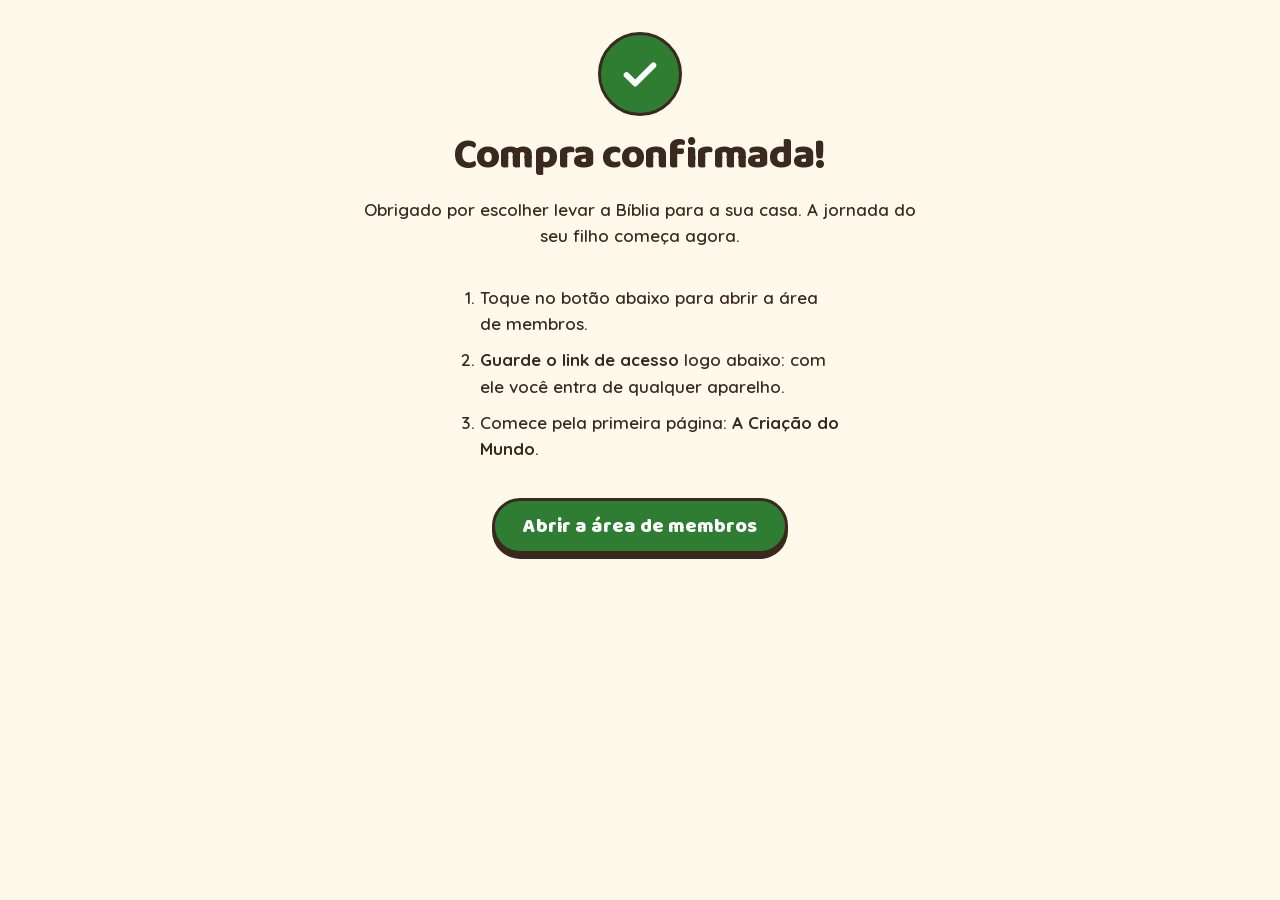
<file: obrigado.html>
<!doctype html>
<html lang="pt-BR">
<head>
  <meta charset="utf-8">
  <meta name="viewport" content="width=device-width, initial-scale=1, viewport-fit=cover">
  <meta name="robots" content="noindex">
  <title>Compra confirmada | Jornada do Pequeno Discípulo</title>
  <link rel="icon" href="img/logo.svg" type="image/svg+xml">
  <link rel="stylesheet" href="css/landing.css?v=ef34411c">
  <link rel="stylesheet" href="css/checkout.css?v=2db7bbe8">
</head>
<body>
  <svg width="0" height="0" style="position:absolute" aria-hidden="true"><symbol id="i-check" viewBox="0 0 24 24"><path d="m5 12.5 4.5 4.5L19 7.5"/></symbol></svg>
  <main class="container ok">
    <div class="ok__selo"><svg class="icone"><use href="#i-check"/></svg></div>
    <h1 id="ok-titulo">Compra confirmada!</h1>
    <p>Obrigado por escolher levar a Bíblia para a sua casa. A jornada do seu filho começa agora.</p>
    <p class="ok__email" id="ok-email" hidden></p>
    <ol>
      <li>Toque no botão abaixo para abrir a área de membros.</li>
      <li><b>Guarde o link de acesso</b> logo abaixo: com ele você entra de qualquer aparelho.</li>
      <li>Comece pela primeira página: <b>A Criação do Mundo</b>.</li>
    </ol>
    <a class="btn btn--comprar" href="/area-de-membros/login.html" id="ok-link">Abrir a área de membros</a>
    <div class="ok__guardar" id="ok-guardar" hidden style="margin-top:22px;text-align:left">
      <label for="ok-url" style="font-weight:700">Seu link de acesso (não compartilhe)</label>
      <div style="display:flex;gap:8px;margin-top:6px">
        <input id="ok-url" readonly style="flex:1;min-width:0;min-height:48px;padding:0 12px;border:2px solid var(--texto);border-radius:12px;font:inherit">
        <button class="btn btn--leve" type="button" id="ok-copiar" style="min-height:48px">Copiar</button>
      </div>
    </div>
  </main>
  <script src="js/config.js?v=6b6eb8e3"></script>
  <script>
    (function () {
      var c = {}; try { c = JSON.parse(sessionStorage.getItem("compra") || "{}"); } catch (e) {}
      if (c.nome) document.getElementById("ok-titulo").textContent = "Compra confirmada, " + c.nome + "!";
      if (c.email) { var el = document.getElementById("ok-email"); el.textContent = "Seu e-mail de acesso: " + c.email; el.hidden = false; }
      var base = (window.OFERTA && OFERTA.areaMembrosUrl) || "/area-de-membros/login.html";
      if (c.acesso) {
        var url = new URL(base, location.href);
        url.searchParams.set("acesso", c.acesso);
        if (c.nome) url.searchParams.set("n", c.nome);
        document.getElementById("ok-link").href = url.toString();
        document.getElementById("ok-url").value = url.toString();
        document.getElementById("ok-guardar").hidden = false;
        document.getElementById("ok-copiar").addEventListener("click", function () {
          var campo = document.getElementById("ok-url"), b = this;
          var feito = function () { b.textContent = "Copiado!"; setTimeout(function () { b.textContent = "Copiar"; }, 2000); };
          if (navigator.clipboard) navigator.clipboard.writeText(campo.value).then(feito, function () { campo.select(); document.execCommand("copy"); feito(); });
          else { campo.select(); document.execCommand("copy"); feito(); }
        });
      } else document.getElementById("ok-link").href = base;
    })();
  </script>
</body>
</html>
</file>
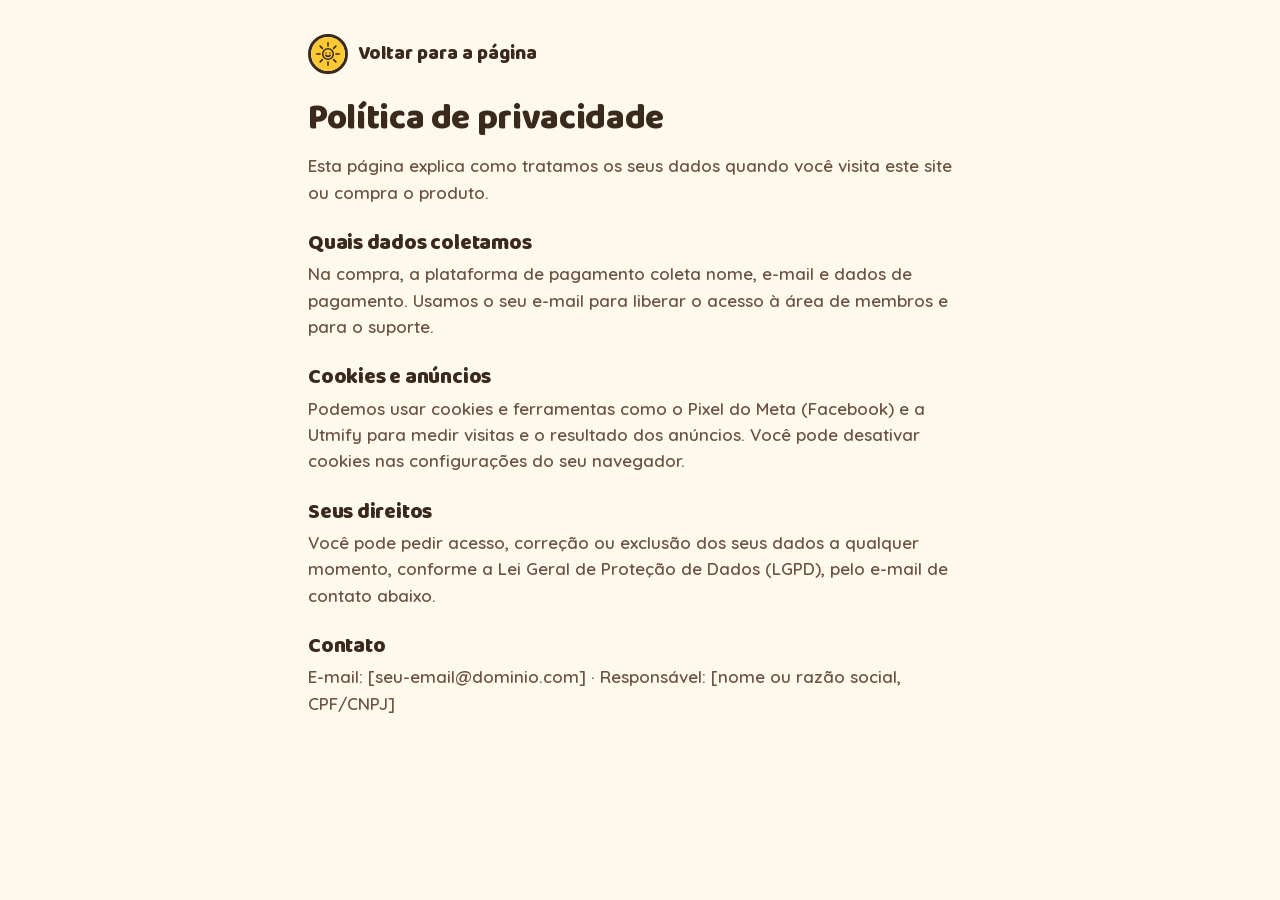
<file: privacidade.html>
<!doctype html>
<html lang="pt-BR"><head><meta charset="utf-8"><meta name="viewport" content="width=device-width, initial-scale=1">
<title>Política de privacidade</title><meta name="robots" content="noindex">
<link rel="icon" href="img/logo.svg" type="image/svg+xml">

<link rel="stylesheet" href="css/landing.css?v=ef34411c">
<style>.legal{max-width:720px;padding-block:32px 64px}.legal h1{font-size:2.2rem;margin:18px 0 16px}.legal h2{font-size:1.35rem;margin:26px 0 6px}.legal p{color:var(--texto-suave)}</style>
</head><body>
<main class="container legal">
<a class="marca" href="index.html"><img src="img/logo.svg" width="40" height="40" alt=""><span>Voltar para a página</span></a>
<h1>Política de privacidade</h1>
<p>Esta página explica como tratamos os seus dados quando você visita este site ou compra o produto.</p>
<h2>Quais dados coletamos</h2><p>Na compra, a plataforma de pagamento coleta nome, e-mail e dados de pagamento. Usamos o seu e-mail para liberar o acesso à área de membros e para o suporte.</p>
<h2>Cookies e anúncios</h2><p>Podemos usar cookies e ferramentas como o Pixel do Meta (Facebook) e a Utmify para medir visitas e o resultado dos anúncios. Você pode desativar cookies nas configurações do seu navegador.</p>
<h2>Seus direitos</h2><p>Você pode pedir acesso, correção ou exclusão dos seus dados a qualquer momento, conforme a Lei Geral de Proteção de Dados (LGPD), pelo e-mail de contato abaixo.</p>
<h2>Contato</h2><p><!-- TODO: preencha --> E-mail: [seu-email@dominio.com] · Responsável: [nome ou razão social, CPF/CNPJ]</p>
</main></body></html>
</file>
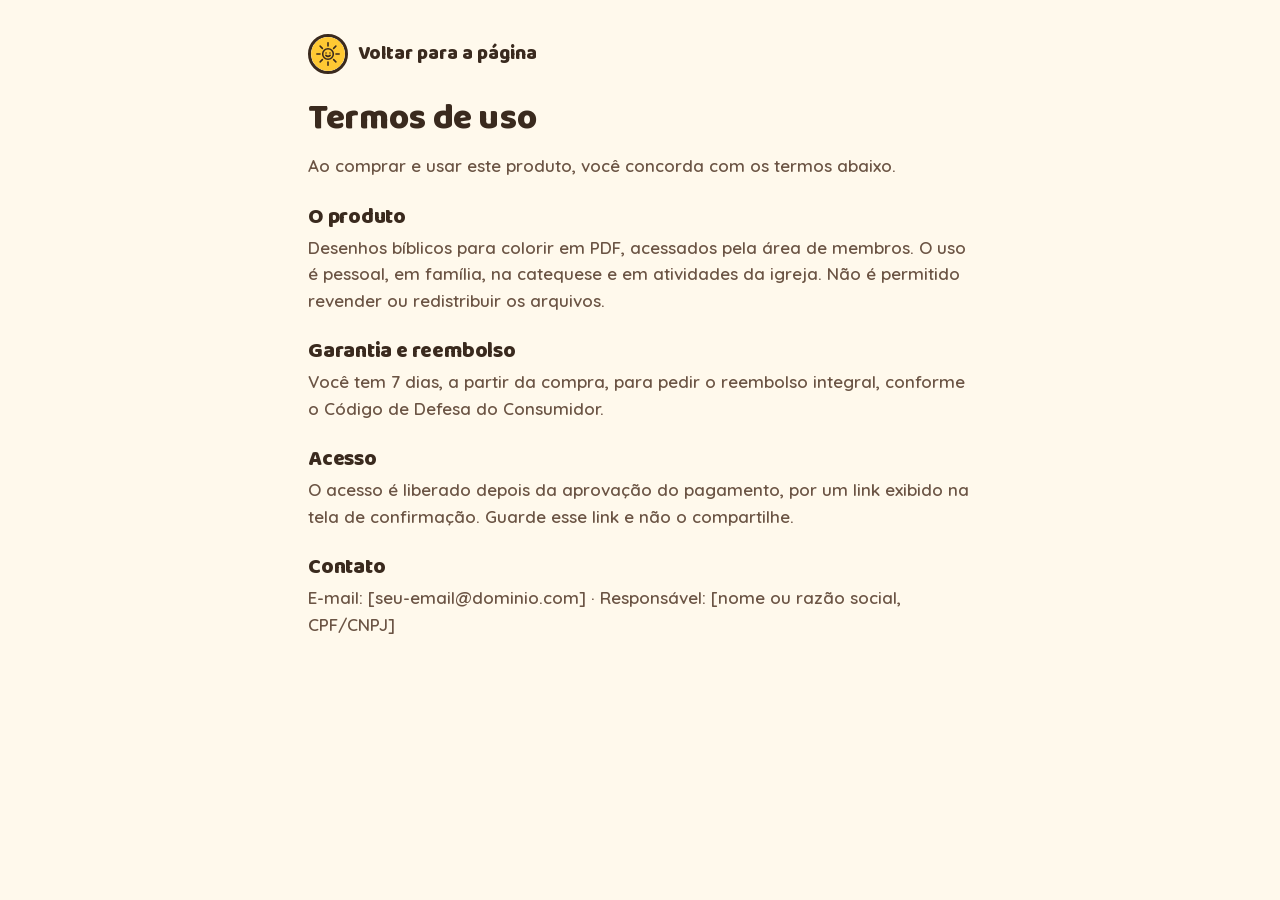
<file: termos.html>
<!doctype html>
<html lang="pt-BR"><head><meta charset="utf-8"><meta name="viewport" content="width=device-width, initial-scale=1">
<title>Termos de uso</title><meta name="robots" content="noindex">
<link rel="icon" href="img/logo.svg" type="image/svg+xml">

<link rel="stylesheet" href="css/landing.css?v=ef34411c">
<style>.legal{max-width:720px;padding-block:32px 64px}.legal h1{font-size:2.2rem;margin:18px 0 16px}.legal h2{font-size:1.35rem;margin:26px 0 6px}.legal p{color:var(--texto-suave)}</style>
</head><body>
<main class="container legal">
<a class="marca" href="index.html"><img src="img/logo.svg" width="40" height="40" alt=""><span>Voltar para a página</span></a>
<h1>Termos de uso</h1>
<p>Ao comprar e usar este produto, você concorda com os termos abaixo.</p>
<h2>O produto</h2><p>Desenhos bíblicos para colorir em PDF, acessados pela área de membros. O uso é pessoal, em família, na catequese e em atividades da igreja. Não é permitido revender ou redistribuir os arquivos.</p>
<h2>Garantia e reembolso</h2><p>Você tem 7 dias, a partir da compra, para pedir o reembolso integral, conforme o Código de Defesa do Consumidor.</p>
<h2>Acesso</h2><p>O acesso é liberado depois da aprovação do pagamento, por um link exibido na tela de confirmação. Guarde esse link e não o compartilhe.</p>
<h2>Contato</h2><p><!-- TODO: preencha --> E-mail: [seu-email@dominio.com] · Responsável: [nome ou razão social, CPF/CNPJ]</p>
</main></body></html>
</file>
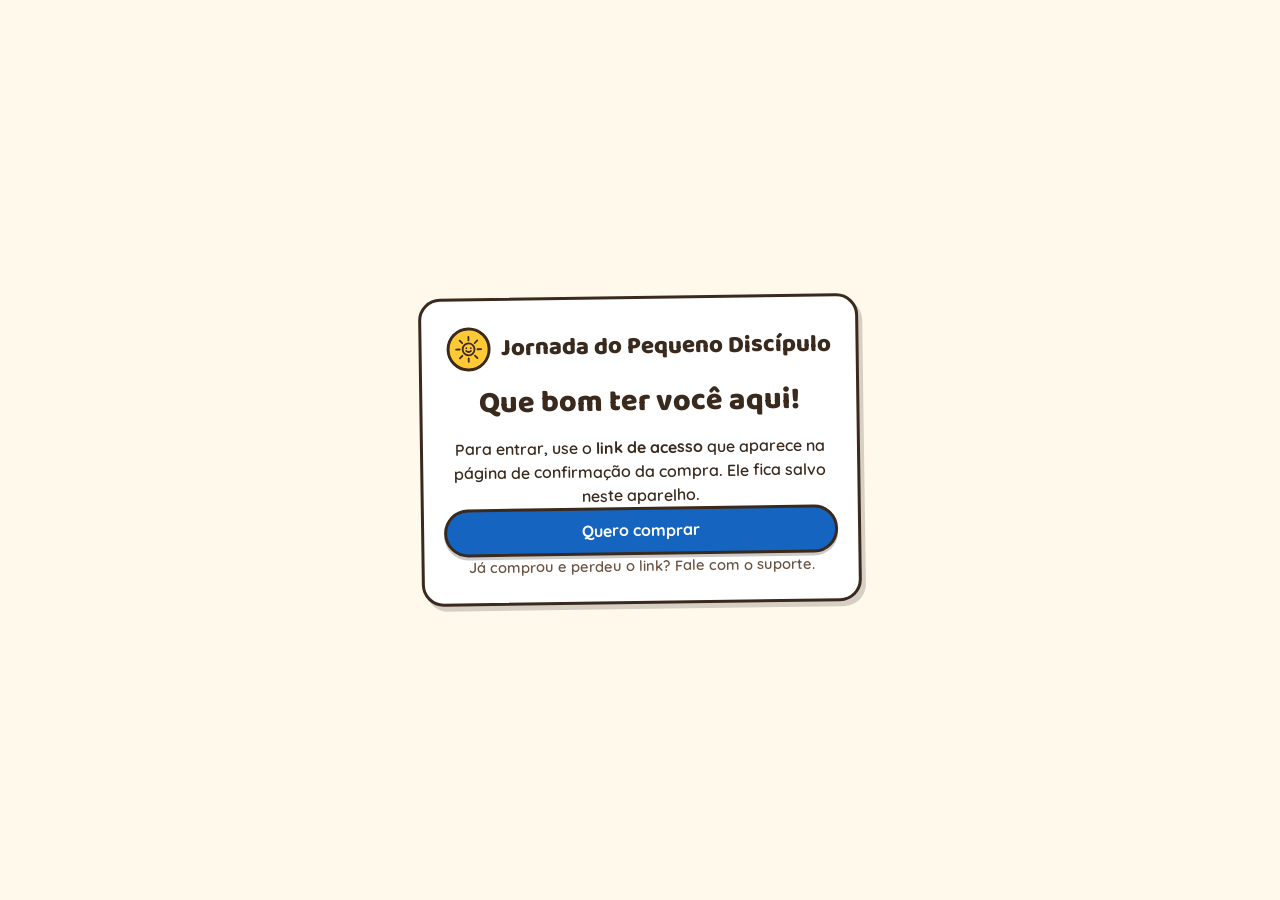
<file: area-de-membros/jogo-memoria.html>
<!doctype html>
<html lang="pt-BR">
<head>
  <meta charset="utf-8">
  <meta name="viewport" content="width=device-width, initial-scale=1">
  <meta name="theme-color" content="#FFC933">
  <title>Jogo da Memória Bíblico</title>
  <link rel="icon" href="img/logo.svg" type="image/svg+xml">
  <link rel="preconnect" href="https://fonts.googleapis.com">
  <link rel="preconnect" href="https://fonts.gstatic.com" crossorigin>
  <link href="https://fonts.googleapis.com/css2?family=Baloo+2:wght@700;800&family=Quicksand:wght@500;600;700&display=swap" rel="stylesheet">
  <link rel="stylesheet" href="css/style.css?v=744a56b3">
  <style>html.checando body{visibility:hidden}</style>
  <script src="js/acesso.js?v=d281fab2"></script>
</head>
<body>
  <header class="topo">
    <div class="container topo__linha">
      <a class="marca" href="index.html"><img class="marca__logo" src="img/logo.svg" width="44" height="44" alt=""><span class="marca__nome" data-produto-nome></span></a>
      <a class="link-sair" href="index.html">← Minhas páginas</a>
    </div>
  </header>
  <main class="container memoria" id="conteudo">
    <h1>Jogo da Memória Bíblico</h1>
    <p class="memoria__intro">Vire duas cartas e encontre o par. Cada desenho é uma história da Bíblia: quando acertar, leia o nome dela em voz alta.</p>
    <div class="memoria__nivel" role="group" aria-label="Dificuldade">
      <button type="button" data-pares="6" aria-pressed="true">Fácil</button>
      <button type="button" data-pares="8" aria-pressed="false">Médio</button>
      <button type="button" data-pares="10" aria-pressed="false">Difícil</button>
    </div>
    <p class="memoria__placar" aria-live="polite"><span>Jogadas: <b id="m-jogadas">0</b></span><span>Pares: <b id="m-pares">0</b>/<b id="m-total">6</b></span></p>
    <div class="memoria__grade" id="m-grade"></div>
    <div class="memoria__fim" id="m-fim" hidden>
      <h2>Parabéns! 🎉</h2>
      <p id="m-fim-txt"></p>
      <button class="btn-memoria" type="button" id="m-de-novo">Jogar de novo</button>
    </div>
    <button class="btn-memoria -claro" type="button" id="m-novo">Embaralhar</button>
  </main>
  <script src="js/config.js?v=e964f2d2"></script>
  <script src="js/paginas.js?v=c13d431b"></script>
  <script src="js/jogo.js?v=0978630a"></script>
</body>
</html>
</file>
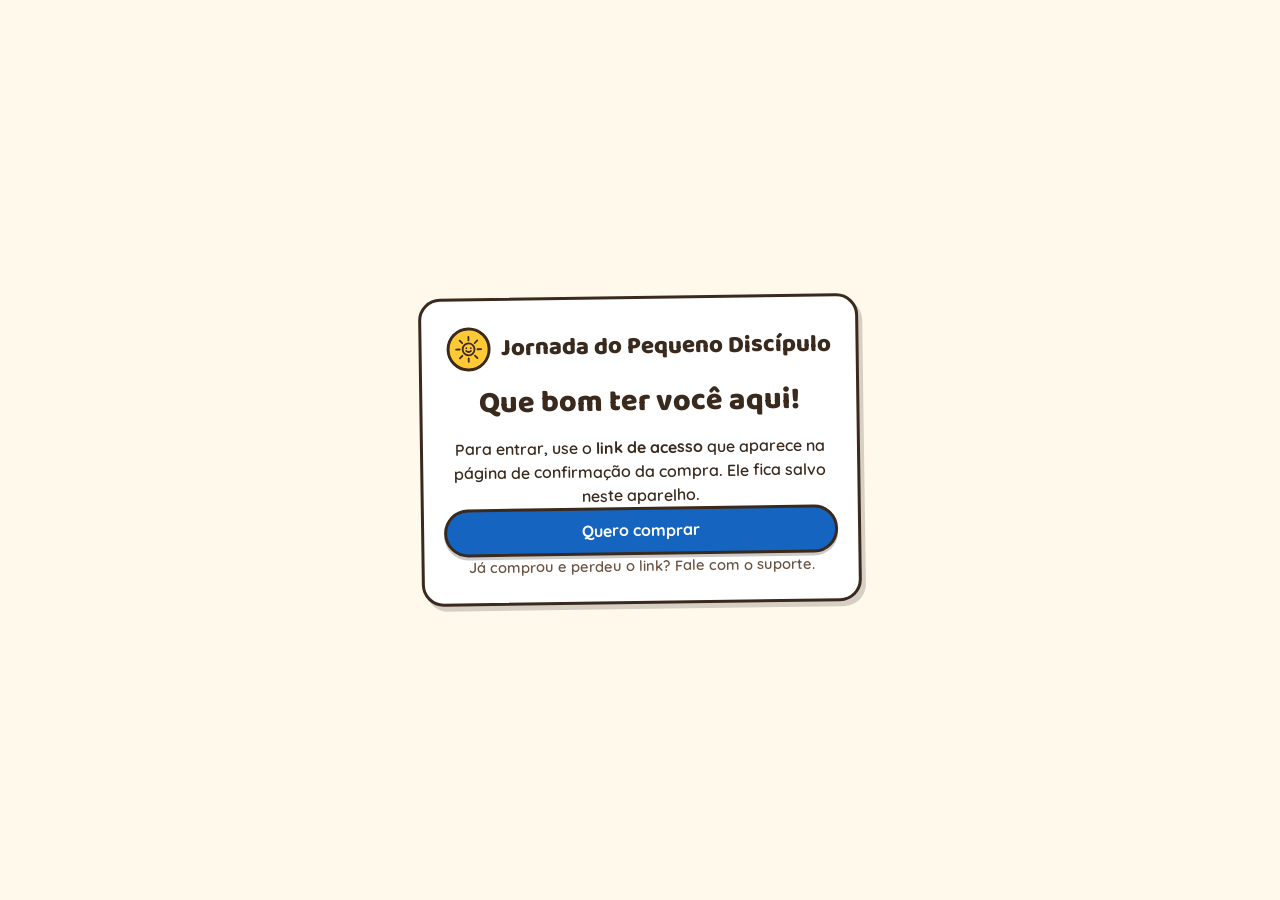
<file: area-de-membros/login.html>
<!doctype html>
<html lang="pt-BR">
<head>
  <meta charset="utf-8">
  <meta name="viewport" content="width=device-width, initial-scale=1">
  <meta name="theme-color" content="#FFC933">
  <!-- Título e meta tags são preenchidos por js/app.js a partir de PRODUTO (js/config.js). -->
  <title>Entrar</title>
  <meta name="description" content="">
  <meta property="og:type" content="website">
  <meta property="og:title" content="">
  <meta property="og:description" content="">
  <meta property="og:site_name" content="">
  <link rel="icon" href="img/logo.svg" type="image/svg+xml">
  <link rel="preconnect" href="https://fonts.googleapis.com">
  <link rel="preconnect" href="https://fonts.gstatic.com" crossorigin>
  <link href="https://fonts.googleapis.com/css2?family=Baloo+2:wght@700;800&family=Quicksand:wght@500;600;700&display=swap" rel="stylesheet">
  <link rel="stylesheet" href="css/style.css?v=744a56b3">
</head>
<body data-titulo="Entrar">
  <main class="login">
    <div class="login__caixa">
      <div class="marca login__marca">
        <img class="marca__logo" src="img/logo.svg" width="44" height="44" alt="">
        <span class="marca__nome" data-produto-nome></span>
      </div>
      <h1 class="login__titulo">Que bom ter você aqui!</h1>
      <p class="login__texto" id="login-msg" role="status">Conferindo seu acesso…</p>

      <div id="login-sem-acesso" hidden>
        <p class="login__texto">Para entrar, use o <b>link de acesso</b> que aparece na página de confirmação da compra. Ele fica salvo neste aparelho.</p>
        <a class="btn btn--azul btn--bloco" href="/">Quero comprar</a>
        <p class="login__ajuda">Já comprou e perdeu o link? Fale com o suporte.</p>
      </div>

      <p class="login__ajuda" data-produto-slogan></p>
    </div>
  </main>

  <script src="js/config.js?v=e964f2d2"></script>
  <script src="js/app.js?v=368c16b3"></script>
</body>
</html>
</file>
<file: css/landing.css>
/* ==========================================================
   Página de vendas — mesma identidade da área de membros
   Mobile-first. Sem frameworks. Só uma animação automática (dica do giz no topo).
   ========================================================== */
/* Fontes hospedadas no próprio site (subconjunto latino: cobre todos os acentos do português) */
@font-face { font-family: "Baloo 2"; font-style: normal; font-weight: 700 800; font-display: swap; src: url("../fonts/baloo2-latin.woff2") format("woff2"); }
@font-face { font-family: "Quicksand"; font-style: normal; font-weight: 500 700; font-display: swap; src: url("../fonts/quicksand-latin.woff2") format("woff2"); }

:root {
  --sol: #FFC933;
  --azul: #1565C0;
  --verde: #2E7D32;
  --verde-escuro: #236127;
  --roxo: #6A3FA0;
  --vermelho: #C62828;
  --creme: #FFF9EC;
  --texto: #3A2A1E;
  --texto-suave: #6B5444;
  --branco: #fff;
  --azul-claro: #E6F0FB;
  --verde-claro: #E5F3E6;
  --roxo-claro: #EEE8F7;
  --vermelho-claro: #FBE8E8;

  --raio: 22px;
  --borda: 3px solid var(--texto);
  --sombra: 4px 5px 0 rgba(58, 42, 30, .2);
  --fonte-titulo: "Baloo 2", "Nunito", ui-rounded, system-ui, sans-serif;
  --fonte-corpo: "Quicksand", "Nunito", system-ui, -apple-system, sans-serif;
  --barra-h: 0px;
}

*, *::before, *::after { box-sizing: border-box; }
[hidden] { display: none !important; }
html { -webkit-text-size-adjust: 100%; scroll-behavior: smooth; }
@media (prefers-reduced-motion: reduce) { html { scroll-behavior: auto; } }
body {
  margin: 0; background: var(--creme); color: var(--texto);
  font-family: var(--fonte-corpo); font-weight: 600; font-size: 1.0625rem; line-height: 1.55;
  padding-bottom: var(--barra-h);
}
img, svg, canvas { display: block; max-width: 100%; }
h1, h2, h3 { font-family: var(--fonte-titulo); font-weight: 800; line-height: 1.08; margin: 0; letter-spacing: -.01em; }
p { margin: 0; }
a { color: inherit; }
a, button, summary, input, .giz, canvas { touch-action: manipulation; -webkit-tap-highlight-color: transparent; }
:focus-visible { outline: 4px solid var(--azul); outline-offset: 3px; border-radius: 10px; }
.sr-only { position: absolute; width: 1px; height: 1px; overflow: hidden; clip: rect(0 0 0 0); white-space: nowrap; }

.container { width: 100%; max-width: 1120px; margin-inline: auto; padding-inline: 16px; }
.secao { padding-block: 64px; }
.secao__titulo { font-size: clamp(1.9rem, 6.5vw, 3rem); max-width: 18ch; }
.secao__intro { margin-top: 14px; max-width: 56ch; color: var(--texto-suave); font-size: 1.1rem; }

.icone { width: 1.2em; height: 1.2em; flex: none; fill: none; stroke: currentColor; stroke-width: 2.2; stroke-linecap: round; stroke-linejoin: round; }

/* ---------- Aviso de configuração (só aparece com o link de exemplo) ---------- */
.aviso-config {
  background: var(--vermelho); color: #fff; text-align: center; font-size: .9rem; padding: 8px 16px;
}
.aviso-config code { background: rgba(255, 255, 255, .2); padding: 1px 6px; border-radius: 6px; }

/* ---------- Topo ---------- */
.topo { padding-block: 14px; }
.topo .container { display: flex; align-items: center; justify-content: space-between; gap: 12px; }
.marca { display: inline-flex; align-items: center; gap: 10px; text-decoration: none; }
.marca img { width: 40px; height: 40px; border: var(--borda); border-radius: 50%; }
.marca { min-width: 0; min-height: 44px; }
.marca span { font-family: var(--fonte-titulo); font-weight: 800; font-size: 1.2rem; line-height: 1.1; }

/* ---------- Botões ---------- */
.btn {
  display: inline-flex; align-items: center; justify-content: center; gap: 10px;
  min-height: 58px; padding: 0 28px; border: var(--borda); border-radius: 999px;
  font-family: var(--fonte-titulo); font-weight: 800; font-size: 1.25rem; line-height: 1;
  text-decoration: none; cursor: pointer; box-shadow: 0 5px 0 var(--texto);
  transition: transform .12s ease, box-shadow .12s ease, background-color .15s ease;
}
.btn:active { transform: translateY(4px); box-shadow: 0 1px 0 var(--texto); }
.btn--comprar { background: var(--verde); color: #fff; }
.btn--comprar:hover { background: var(--verde-escuro); }
.btn--bloco { width: 100%; }
.btn--leve { background: var(--branco); color: var(--texto); font-size: 1rem; min-height: 44px; padding: 0 16px; box-shadow: 0 3px 0 var(--texto); border-width: 2px; }

.garantias-curtas { display: flex; flex-wrap: wrap; gap: 8px 16px; margin-top: 14px; font-size: .95rem; color: var(--texto-suave); }
.garantias-curtas li { display: inline-flex; align-items: center; gap: 6px; }
.garantias-curtas .icone { color: var(--verde); }
/* :where() = prioridade zero: as margens próprias de cada lista (passos, galeria...) sempre vencem */
:where(ul.limpa, ol.limpa) { list-style: none; margin: 0; padding: 0; }

/* ---------- Hero ---------- */
.hero { padding-top: 12px; padding-bottom: 56px; }
.hero__grade { display: grid; gap: 26px; align-items: center; }
/* itens de grade não podem crescer além da tela por causa de imagens/canvas grandes */
.hero__grade > *, .hero h1 { font-size: clamp(2rem, 8.4vw, 3.8rem); max-width: 20ch; }
.hero__sub { margin-top: 16px; font-size: 1.15rem; max-width: 46ch; }
.hero__cta { margin-top: 22px; }

/* Topo: gancho, visual (só celular), benefícios e preço */
.hero__gancho { display: inline-flex; align-items: center; gap: 8px; margin-bottom: 14px; padding: 6px 14px 6px 10px; border-radius: 999px; background: var(--sol); border: 2px solid var(--texto); font-weight: 700; font-size: .95rem; line-height: 1.25; }
.hero__gancho .icone { color: var(--vermelho); stroke-width: 2.6; }
.hero__visual { position: relative; margin: 26px 4px 6px; }
.hero__visual img { width: 100%; height: auto; border: var(--borda); border-radius: 18px; box-shadow: 5px 6px 0 var(--texto); transform: rotate(-1.5deg); background: #fff; }
.hero__selo { position: absolute; right: -2px; bottom: -14px; padding: 8px 14px; border-radius: 999px; background: var(--azul); color: #fff; font-weight: 700; font-size: .9rem; border: 2px solid var(--texto); transform: rotate(2deg); }
.hero__giz { position: absolute; width: 30px; height: 58px; left: 4px; bottom: -18px; transform: rotate(-35deg); }
.hero__giz.-dois { left: 30px; bottom: -24px; transform: rotate(-12deg); }
.hero__sub { margin-top: 14px; }
.hero__beneficios { margin-top: 22px; display: grid; gap: 10px; }
.hero__beneficios li { display: flex; gap: 10px; align-items: flex-start; font-size: 1.02rem; }
.hero__beneficios .icone { flex: none; width: 24px; height: 24px; padding: 3px; margin-top: 1px; border-radius: 50%; background: var(--verde); color: #fff; stroke-width: 3.4; }
.hero__preco { margin-top: 10px; font-size: .98rem; color: var(--texto-suave); text-align: center; }
.hero__preco b { color: var(--verde); font-family: var(--fonte-titulo); font-size: 1.15rem; }
@media (min-width: 760px) {
  .hero__visual { display: none; }
  .hero__sub { margin-top: 16px; }
  .hero__preco { text-align: left; }
}

/* Demonstração: pinte a página */
.demo {
  background: var(--branco); border: var(--borda); border-radius: var(--raio); box-shadow: var(--sombra);
  padding: 12px; transform: rotate(-1deg);
}
.demo__instrucao { display: flex; align-items: center; gap: 8px; font-weight: 700; font-size: .98rem; padding: 2px 4px 10px; }
.demo__instrucao .icone { color: var(--azul); }
.demo__tela { position: relative; border: 2px solid var(--texto); border-radius: 14px; overflow: hidden; background: #fff; touch-action: manipulation; }
.demo__tela canvas { width: 100%; height: auto; cursor: crosshair; }
.demo__dica {
  position: absolute; left: 50%; top: 46%; transform: translate(-50%, -50%);
  display: flex; align-items: center; gap: 8px; padding: 10px 16px;
  background: var(--texto); color: var(--creme); border-radius: 999px; font-weight: 700; font-size: .95rem;
  border: 0; font: inherit; font-weight: 700; cursor: pointer; transition: opacity .3s ease;
}
.demo__dica.-some { opacity: 0; pointer-events: none; }
.demo__ferramentas { display: grid; gap: 10px; margin-top: 10px; }
.gizes { display: grid; grid-template-columns: repeat(5, 1fr); gap: 0 6px; padding-top: 8px; }
@media (min-width: 400px) { .gizes { grid-template-columns: repeat(7, 1fr); } }
@media (min-width: 1000px) { .gizes { grid-template-columns: repeat(10, 1fr); } }
.gizes::-webkit-scrollbar { display: none; }
.giz {
  width: 100%; min-width: 44px; height: 50px; padding: 0; border: 0; background: none; cursor: pointer;
  transform: translateY(8px); transition: transform .15s ease;
}
.giz svg { width: 100%; height: 100%; }
.giz[aria-pressed="true"] { transform: translateY(-2px); }
.giz svg { width: 100%; height: 100%; }
.giz:focus-visible { outline-offset: 0; }
.demo__acoes { display: flex; gap: 8px; justify-content: space-between; align-items: center; }
.demo__cor-atual { font-weight: 700; font-size: .95rem; display: flex; align-items: center; gap: 8px; }
.demo__cor-atual i { width: 22px; height: 22px; border-radius: 50%; border: 2px solid var(--texto); display: inline-block; }
.demo__botoes { display: flex; gap: 6px; }
.demo__acoes .btn--leve { padding: 0 12px; }
@media (prefers-reduced-motion: no-preference) {
  .gizes.-acenar .giz:nth-child(1) { animation: acenar .9s ease .6s 2; }
}
@keyframes acenar { 0%, 100% { transform: translateY(10px); } 50% { transform: translateY(-8px); } }

/* ---------- A cena (dor) ---------- */
.cena { background: var(--texto); color: var(--creme); }
.cena .secao__titulo { max-width: 16ch; }
.cena__texto { margin-top: 20px; display: grid; gap: 14px; max-width: 58ch; font-size: 1.15rem; }
.cena__texto strong { color: var(--sol); font-weight: 700; }
.recomendacao {
  margin-top: 30px; padding: 20px; border: 3px solid var(--sol); border-radius: var(--raio);
  display: grid; gap: 10px; max-width: 62ch;
}
.recomendacao__lista { display: grid; gap: 6px; }
.recomendacao__lista li { display: flex; justify-content: space-between; gap: 12px; border-bottom: 1px dashed rgba(255, 249, 236, .3); padding-bottom: 6px; }
.recomendacao__lista b { font-family: var(--fonte-titulo); font-size: 1.15rem; color: var(--sol); white-space: nowrap; }
.recomendacao small { color: rgba(255, 249, 236, .75); font-weight: 500; font-size: .85rem; }
.cena__virada { margin-top: 30px; font-family: var(--fonte-titulo); font-weight: 800; font-size: clamp(1.5rem, 5vw, 2.1rem); line-height: 1.15; max-width: 22ch; }

/* ---------- Calculadora ---------- */
.calc {
  margin-top: 28px; background: var(--branco); border: var(--borda); border-radius: var(--raio);
  box-shadow: var(--sombra); padding: 22px 18px; display: grid; gap: 22px; transform: rotate(.6deg);
}
.calc label { font-weight: 700; display: flex; justify-content: space-between; align-items: baseline; gap: 10px; }
.calc output.horas { font-family: var(--fonte-titulo); font-weight: 800; font-size: 2rem; color: var(--azul); }
.faixa { -webkit-appearance: none; appearance: none; width: 100%; height: 44px; margin-top: 8px; background: transparent; cursor: pointer; }
.faixa::-webkit-slider-runnable-track { height: 14px; border-radius: 999px; border: 2px solid var(--texto); background: linear-gradient(to right, var(--azul) var(--p, 30%), #E9DDC2 var(--p, 30%)); }
.faixa::-moz-range-track { height: 14px; border-radius: 999px; border: 2px solid var(--texto); background: linear-gradient(to right, var(--azul) var(--p, 30%), #E9DDC2 var(--p, 30%)); }
.faixa::-webkit-slider-thumb { -webkit-appearance: none; margin-top: -12px; width: 34px; height: 34px; border-radius: 50%; background: var(--sol); border: 3px solid var(--texto); cursor: grab; }
.faixa::-moz-range-thumb { width: 30px; height: 30px; border-radius: 50%; background: var(--sol); border: 3px solid var(--texto); cursor: grab; }
.calc__resultados { display: grid; gap: 14px; }
.calc__caixa { padding: 16px; border-radius: 16px; }
.calc__caixa.-tela { background: var(--vermelho-claro); }
.calc__caixa.-troca { background: var(--verde-claro); }
.calc__numero { font-family: var(--fonte-titulo); font-weight: 800; font-size: clamp(2rem, 9vw, 2.8rem); line-height: 1; }
.calc__caixa.-tela .calc__numero { color: var(--vermelho); }
.calc__caixa.-troca .calc__numero { color: var(--verde); }
.calc__caixa p { margin-top: 6px; }

/* ---------- Como funciona (sequência real) ---------- */
.passos { margin-top: 30px; display: grid; gap: 16px; counter-reset: passo; }
.passo { display: grid; grid-template-columns: 56px 1fr; gap: 14px; align-items: start; }
.passo__num {
  width: 56px; height: 56px; display: grid; place-items: center; border: var(--borda); border-radius: 50%;
  background: var(--sol); font-family: var(--fonte-titulo); font-weight: 800; font-size: 1.6rem;
}
.passo h3 { font-size: 1.35rem; margin-top: 4px; }
.passo p { color: var(--texto-suave); margin-top: 2px; }

/* ---------- Galeria ---------- */
.galeria-topo { display: flex; align-items: end; justify-content: space-between; gap: 16px; }
.galeria-setas { display: none; gap: 8px; }
.galeria {
  margin-top: 26px; display: grid; grid-auto-flow: column; grid-auto-columns: 78%; gap: 18px;
  overflow-x: auto; scroll-snap-type: x mandatory; padding: 6px 16px 22px; margin-inline: -16px;
  scrollbar-width: thin; scrollbar-color: var(--texto) transparent; overscroll-behavior-x: contain;
}
.galeria li { scroll-snap-align: center; }
.figura {
  margin: 0; background: var(--branco); border: var(--borda); border-radius: var(--raio); box-shadow: var(--sombra);
  padding: 10px; height: 100%; display: flex; flex-direction: column; gap: 10px;
}
.galeria li:nth-child(odd) .figura { transform: rotate(-1deg); }
.galeria li:nth-child(even) .figura { transform: rotate(1deg); }
.figura img { border: 2px solid var(--texto); border-radius: 12px; width: 100%; height: auto; aspect-ratio: 1; object-fit: contain; background: #fff; }
.figura figcaption { display: flex; flex-direction: column; gap: 6px; padding: 0 4px 4px; }
.figura b { font-family: var(--fonte-titulo); font-size: 1.15rem; line-height: 1.15; }
.ref { align-self: flex-start; justify-self: start; padding: 2px 10px; border-radius: 999px; color: #fff; font-weight: 700; font-size: .85rem; }
.ref.-at { background: var(--azul); } .ref.-nt { background: var(--verde); } .ref.-mil { background: var(--roxo); } .ref.-her { background: var(--vermelho); }

/* ---------- Objeções ---------- */
.duvidas-reais { margin-top: 28px; display: grid; gap: 16px; }
.duvida { background: var(--branco); border: 2px solid var(--texto); border-radius: 18px; padding: 18px; }
.duvida h3 { font-size: 1.2rem; }
.duvida p { margin-top: 6px; color: var(--texto-suave); }

/* ---------- Depoimentos (só com depoimentos reais) ---------- */
.depoimentos { margin-top: 26px; display: grid; gap: 16px; }
.depoimento { background: var(--branco); border: 2px solid var(--texto); border-radius: 18px; padding: 18px; }
.depoimento p { font-size: 1.05rem; }
.depoimento cite { display: block; margin-top: 10px; font-style: normal; font-weight: 700; color: var(--texto-suave); }

/* ---------- Oferta ---------- */
.oferta { background: var(--sol); border-block: var(--borda); }
.oferta__caixa {
  background: var(--branco); border: var(--borda); border-radius: 28px; box-shadow: 6px 7px 0 var(--texto);
  padding: 26px 18px; max-width: 640px; margin-inline: auto;
}
.oferta__caixa h2 { font-size: clamp(1.8rem, 6vw, 2.5rem); text-align: center; }
.oferta__lista { margin-top: 20px; display: grid; gap: 12px; }
.oferta__lista li { display: flex; gap: 10px; align-items: flex-start; }
.oferta__lista .icone { color: var(--verde); stroke-width: 3; margin-top: 3px; }
.preco { margin-top: 24px; text-align: center; display: grid; gap: 2px; }
.preco__de { color: var(--texto-suave); text-decoration: line-through; }
.preco__por { font-family: var(--fonte-titulo); font-weight: 800; font-size: clamp(3rem, 14vw, 4.2rem); line-height: 1; color: var(--verde); }
.preco__parc { color: var(--texto-suave); }
.oferta__caixa .btn { margin-top: 18px; }
.selo { margin-top: 22px; display: grid; grid-template-columns: 76px 1fr; gap: 14px; align-items: center; }
.selo svg { width: 76px; height: 76px; }
.selo p { font-size: .98rem; }

/* ---------- FAQ ---------- */
.faq { margin-top: 26px; display: grid; gap: 12px; max-width: 760px; }
.faq details { background: var(--branco); border: 2px solid var(--texto); border-radius: 16px; }
.faq summary {
  list-style: none; cursor: pointer; padding: 16px 52px 16px 18px; position: relative;
  font-family: var(--fonte-titulo); font-weight: 700; font-size: 1.15rem; line-height: 1.25;
}
.faq summary::-webkit-details-marker { display: none; }
.faq summary::after {
  content: ""; position: absolute; right: 18px; top: 50%; width: 14px; height: 14px; margin-top: -9px;
  border-right: 3px solid var(--texto); border-bottom: 3px solid var(--texto); transform: rotate(45deg); transition: transform .2s ease;
}
.faq details[open] summary::after { transform: rotate(225deg); margin-top: -3px; }
.faq details p { padding: 0 18px 18px; color: var(--texto-suave); }

/* ---------- Fechamento e rodapé ---------- */
.fechamento { text-align: center; }
.fechamento .secao__titulo { margin-inline: auto; max-width: 20ch; }
.fechamento .secao__intro { margin-inline: auto; }
.fechamento .btn { margin-top: 26px; }
.rodape { padding: 30px 0 40px; border-top: 3px dashed rgba(58, 42, 30, .3); text-align: center; color: var(--texto-suave); font-size: .92rem; }
.rodape nav { display: flex; flex-wrap: wrap; justify-content: center; gap: 0 18px; margin-bottom: 10px; }
.rodape nav a { display: inline-flex; align-items: center; min-height: 44px; }

/* ---------- Barra fixa (celular) ---------- */
.barra {
  position: fixed; left: 0; right: 0; bottom: 0; z-index: 30;
  background: var(--branco); border-top: var(--borda);
  padding: 10px 16px calc(10px + env(safe-area-inset-bottom));
  display: flex; align-items: center; justify-content: space-between; gap: 12px;
  transform: translateY(110%); transition: transform .25s ease;
}
.barra.-visivel { transform: translateY(0); }
.barra .btn { min-height: 50px; font-size: 1.1rem; padding: 0 20px; }



/* ---------- Antes e depois (arraste) ---------- */
.comparar { position: relative; margin-top: 26px; max-width: 900px; border: var(--borda); border-radius: var(--raio); overflow: hidden; background: #fff; box-shadow: var(--sombra); touch-action: pan-y; }
.comparar__img { display: block; width: 100%; height: auto; }
.comparar__cor { position: absolute; inset: 0; clip-path: inset(0 0 0 var(--pos)); }
.comparar__rotulo { position: absolute; top: 10px; padding: 4px 12px; border-radius: 999px; font-weight: 700; font-size: .9rem; background: var(--texto); color: var(--creme); pointer-events: none; }
.comparar__rotulo.-antes { left: 10px; }
.comparar__rotulo.-depois { right: 10px; background: var(--sol); color: var(--texto); }
.comparar__alca {
  position: absolute; top: 0; bottom: 0; left: var(--pos); width: 4px; margin-left: -2px; background: var(--texto); pointer-events: none;
}
.comparar__faixa { position: absolute; inset: 0; width: 100%; height: 100%; margin: 0; opacity: 0; cursor: ew-resize; -webkit-appearance: none; appearance: none; }
.comparar:has(.comparar__faixa:focus-visible) { outline: 4px solid var(--azul); outline-offset: 3px; }
.comparar__botao { position: absolute; top: 50%; left: 50%; width: 50px; height: 50px; margin: -25px 0 0 -25px; display: grid; place-items: center; border-radius: 50%; background: var(--sol); border: 3px solid var(--texto); box-shadow: 0 3px 0 var(--texto); }

/* ---------- Jornada pela Bíblia (trilha) ---------- */
.trilha-legenda { margin-top: 22px; display: flex; flex-wrap: wrap; gap: 8px; }
.trilha-legenda span { padding: 4px 12px; border-radius: 999px; font-weight: 700; font-size: .9rem; color: #fff; }
.trilha-legenda .-at { background: var(--azul); } .trilha-legenda .-nt { background: var(--verde); }
.trilha { position: relative; margin-top: 18px; display: grid; gap: 12px; max-width: 640px; padding-left: 40px; }
.trilha::before { content: ""; position: absolute; left: 15px; top: 14px; bottom: 14px; border-left: 4px dashed var(--texto); opacity: .35; }
.parada { --cor: var(--azul); position: relative; background: var(--branco); border: 2px solid var(--texto); border-radius: 16px; padding: 10px 14px; display: flex; flex-wrap: wrap; align-items: baseline; justify-content: space-between; gap: 2px 12px; }
.parada::before { content: ""; position: absolute; left: -34px; top: 50%; width: 20px; height: 20px; margin-top: -10px; border-radius: 50%; background: var(--cor); border: 3px solid var(--texto); }
.parada.-nt, .parada.-mil { --cor: var(--verde); }
.parada.-her { --cor: var(--azul); }
.parada:first-child::before, .parada:last-child::before { width: 28px; height: 28px; margin-top: -14px; left: -38px; background: var(--sol); }
.parada b { font-family: var(--fonte-titulo); font-size: 1.15rem; line-height: 1.2; }
.parada span { font-size: .92rem; color: var(--texto-suave); font-weight: 700; }
.parada:first-child, .parada:last-child { background: #FFF4D2; }
.jornada__nota { margin-top: 16px; color: var(--texto-suave); font-weight: 700; max-width: 60ch; }
@media (min-width: 760px) { .trilha { max-width: 720px; } }


/* ---------- Por dentro: telas da área de membros e diploma ---------- */
.por-dentro { margin-top: 26px; display: grid; grid-template-columns: 1fr 1fr; gap: 18px 14px; align-items: start; }
.tel { margin: 0; display: grid; gap: 10px; justify-items: center; text-align: center; min-width: 0; }
.tel__moldura { width: 100%; max-width: 260px; border: 5px solid var(--texto); border-radius: 26px; overflow: hidden; background: #fff; box-shadow: var(--sombra); }
.tel__moldura img { width: 100%; height: auto; }
.tel figcaption, .diploma-img figcaption { font-size: .9rem; font-weight: 700; color: var(--texto-suave); line-height: 1.3; }
.diploma-img { grid-column: 1 / -1; margin: 0; display: grid; gap: 10px; text-align: center; }
.diploma-img img { width: 100%; max-width: 560px; justify-self: center; height: auto; border: var(--borda); border-radius: 14px; box-shadow: var(--sombra); transform: rotate(-.8deg); background: #fff; }
@media (min-width: 760px) {
  .por-dentro { grid-template-columns: 240px 240px 1fr; gap: 26px; align-items: center; }
  .diploma-img { grid-column: auto; }
}

/* ---------- Selos das duas formas de pintar ---------- */
.forma__selo { display: inline-block; vertical-align: middle; margin-left: 6px; padding: 2px 10px; border-radius: 999px; background: var(--verde); color: #fff; font-family: var(--fonte-corpo); font-weight: 700; font-size: .78rem; line-height: 1.5; }
.forma__selo.-alt { background: var(--texto-suave); }

/* ---------- Depoimentos reais (criados só quando há depoimentos) ---------- */

/* ---------- Histórias Bíblicas: livro aberto ---------- */
.historias { background: var(--roxo-claro); }
.livro { margin-top: 28px; display: grid; background: var(--branco); border: var(--borda); border-radius: var(--raio); box-shadow: 6px 7px 0 var(--texto); overflow: hidden; transform: rotate(-.6deg); }
.livro__pagina { margin: 0; padding: 22px 20px; min-width: 0; }
.livro__pagina--texto { display: grid; gap: 10px; align-content: start; }
.livro__pagina--texto h3 { font-size: 1.6rem; }
.livro__pagina--texto p { font-size: 1.08rem; line-height: 1.65; }
.livro__ref { justify-self: start; padding: 3px 12px; border-radius: 999px; background: var(--azul); color: #fff; font-family: var(--fonte-titulo); font-weight: 700; }
.livro__conversa { display: flex; gap: 8px; padding: 10px 12px; border-radius: 12px; background: var(--azul-claro); font-weight: 700; margin-top: 4px; }
.livro__conversa .icone { color: var(--azul); margin-top: 3px; flex: none; }
.livro__pagina--desenho { border-top: 3px dashed rgba(58, 42, 30, .3); background: #fffdf7; display: grid; gap: 10px; align-content: center; }
.livro__pagina--desenho img { width: 100%; height: auto; border: 2px solid var(--texto); border-radius: 12px; background: #fff; }
.livro__pagina--desenho figcaption { text-align: center; font-size: .92rem; font-weight: 700; color: var(--texto-suave); }
.ritual { margin-top: 26px; display: grid; grid-template-columns: repeat(3, 1fr); gap: 10px; counter-reset: r; }
.ritual li { counter-increment: r; background: var(--branco); border: 2px solid var(--texto); border-radius: 16px; padding: 12px 10px; text-align: center; display: grid; gap: 4px; justify-items: center; }
.ritual li::before { content: counter(r); width: 30px; height: 30px; display: grid; place-items: center; border-radius: 50%; background: var(--sol); border: 2px solid var(--texto); font-family: var(--fonte-titulo); font-weight: 800; }
.ritual b { font-family: var(--fonte-titulo); font-size: 1.2rem; }
.ritual span { font-size: .85rem; color: var(--texto-suave); line-height: 1.3; }
.historias__lista { margin-top: 22px; }
@media (min-width: 760px) {
  .livro { grid-template-columns: 1fr 1fr; }
  .livro__pagina--desenho { border-top: 0; border-left: 3px dashed rgba(58, 42, 30, .3); }
  .ritual span { font-size: .95rem; }
}

/* ---------- Preço por desenho ---------- */
.preco__unidade { margin-top: 8px; justify-self: center; background: var(--verde-claro); color: var(--verde-escuro); font-weight: 700; padding: 6px 14px; border-radius: 999px; }

/* ---------- Fechamento: a escolha ---------- */
.escolha { margin: 26px auto 0; display: grid; gap: 14px; max-width: 760px; text-align: left; }
.escolha__item { border-radius: var(--raio); padding: 18px 20px; font-weight: 700; font-size: 1.1rem; border: var(--borda); }
.escolha__item.-nao { background: var(--branco); color: var(--texto-suave); border-style: dashed; }
.escolha__item.-sim { background: var(--sol); box-shadow: var(--sombra); }
.fechamento .secao__intro { margin-top: 18px; }

@media (min-width: 760px) {
  .antes-depois, .escolha { grid-template-columns: 1fr 1fr; }
}

/* ---------- Duas formas de pintar ---------- */
.formas { margin-top: 28px; display: grid; gap: 16px; }
.forma { border: var(--borda); border-radius: var(--raio); padding: 22px; background: var(--branco); box-shadow: var(--sombra); }
.forma.-papel { transform: rotate(-.8deg); }
.forma.-celular { background: var(--azul-claro); transform: rotate(.8deg); }
.forma__icone { width: 48px; height: 48px; padding: 9px; border: var(--borda); border-radius: 50%; background: var(--sol); fill: none; stroke: var(--texto); stroke-width: 2.2; stroke-linecap: round; stroke-linejoin: round; }
.forma h3 { font-size: 1.5rem; margin-top: 12px; }
.forma p { margin-top: 6px; }
.formas__nota { margin-top: 18px; color: var(--texto-suave); font-weight: 700; }
@media (min-width: 760px) { .formas { grid-template-columns: 1fr 1fr; } }


/* ---------- Ondas de transição entre seções ---------- */
.onda { display: block; height: 32px; line-height: 0; margin-top: -1px; }
.onda svg { width: 100%; height: 100%; display: block; }
.onda.-baixo { transform: scaleY(-1); margin-top: -1px; margin-bottom: -1px; }
.onda + .cena, .onda + .oferta { margin-top: -1px; }
.oferta { border-top: 0; }

/* ---------- Consequências (dor) ---------- */
.cena__alerta { margin-top: 26px; max-width: 58ch; font-size: 1.05rem; color: rgba(255, 249, 236, .85); }
.efeitos { margin-top: 14px; display: grid; gap: 10px; }
.efeitos li { display: grid; grid-template-columns: 46px 1fr; column-gap: 12px; align-items: center; padding: 14px; border-radius: 18px; background: rgba(255, 249, 236, .08); border: 2px solid rgba(255, 201, 51, .5); }
.efeitos .icone { grid-row: span 2; width: 46px; height: 46px; padding: 10px; border-radius: 50%; background: var(--sol); color: var(--texto); stroke-width: 2.4; }
.efeitos b { font-family: var(--fonte-titulo); font-size: 1.2rem; color: var(--sol); line-height: 1.2; }
.efeitos span { font-size: .98rem; color: rgba(255, 249, 236, .85); }

/* ---------- Visuais das duas formas ---------- */
.forma__visual { position: relative; height: 230px; margin: -6px -6px 14px; border-radius: 16px; overflow: hidden; }
.forma.-papel .forma__visual { background: var(--sol); }
.forma.-celular .forma__visual { background: var(--azul); }
.folhas img { position: absolute; width: 46%; height: auto; background: #fff; border: 2px solid var(--texto); border-radius: 6px; box-shadow: 3px 4px 0 rgba(58, 42, 30, .25); }
.folhas img:nth-child(1) { left: 6%; top: 26px; transform: rotate(-8deg); }
.folhas img:nth-child(2) { left: 30%; top: 14px; transform: rotate(3deg); z-index: 1; }
.folhas img:nth-child(3) { right: 5%; top: 34px; transform: rotate(9deg); }
.folhas__giz { position: absolute; width: 30px; height: 58px; bottom: 10px; left: 38%; transform: rotate(-60deg); z-index: 2; }
.folhas__giz.-dois { left: 52%; bottom: 4px; transform: rotate(-40deg); }
.aparelho__tela {
  position: absolute; left: 50%; top: 18px; width: 64%; max-width: 230px; transform: translateX(-50%) rotate(-3deg);
  border: 7px solid var(--texto); border-bottom: 0; border-radius: 26px 26px 0 0; background: var(--creme); overflow: hidden;
  box-shadow: 6px 0 0 rgba(0, 0, 0, .15);
}
.aparelho__tela::before { content: ""; display: block; width: 32%; height: 7px; margin: 5px auto; border-radius: 99px; background: var(--texto); }
.aparelho__tela img { width: 100%; height: auto; }

/* ---------- Para quem é ---------- */
.quem { margin-top: 26px; display: grid; grid-template-columns: 1fr 1fr; gap: 12px; }
.quem li { background: var(--branco); border: 2px solid var(--texto); border-radius: 18px; padding: 16px 14px; display: grid; gap: 4px; align-content: start; }
.quem .icone { width: 44px; height: 44px; padding: 9px; border-radius: 50%; background: var(--azul-claro); color: var(--azul); margin-bottom: 4px; }
.quem li:nth-child(2) .icone { background: var(--vermelho-claro); color: var(--vermelho); }
.quem li:nth-child(3) .icone { background: var(--roxo-claro); color: var(--roxo); }
.quem li:nth-child(4) .icone { background: var(--verde-claro); color: var(--verde); }
.quem b { font-family: var(--fonte-titulo); font-size: 1.2rem; line-height: 1.15; }
.quem span { font-size: .95rem; color: var(--texto-suave); }

/* ---------- Nota de segurança sob o botão ---------- */
.cta-nota { margin-top: 10px; display: flex; align-items: center; justify-content: center; gap: 6px; font-size: .9rem; color: var(--texto-suave); }
.cta-nota .icone { width: 1em; height: 1em; color: var(--verde); }

@media (min-width: 760px) {
  .efeitos { grid-template-columns: repeat(3, 1fr); }
  .efeitos li { grid-template-columns: 1fr; row-gap: 6px; }
  .efeitos .icone { grid-row: auto; }
  .quem { grid-template-columns: repeat(4, 1fr); }
  .forma__visual { height: 280px; }
  .onda { height: 48px; }
}

/* ---------- Celular ---------- */
@media (max-width: 759px) {
  .hero__cta .btn, .fechamento .btn { width: 100%; }
  h1, h2, h3 { overflow-wrap: break-word; hyphens: auto; -webkit-hyphens: auto; }
  .secao { padding-block: 56px; }
}
@media (max-width: 359px) {
  .container { padding-inline: 14px; }
  .galeria { margin-inline: -14px; padding-inline: 14px; }
  .hero h1 { font-size: 2rem; }
  .btn { font-size: 1.1rem; padding: 0 18px; }
  .demo { padding: 8px; }
  .marca span { font-size: 1.05rem; }
  .marca img { width: 36px; height: 36px; }
  .calc { padding: 18px 14px; }
}
/* Celular deitado: sem barra fixa ocupando a pouca altura */
@media (max-height: 480px) and (orientation: landscape) {
  .barra { display: none; } body { padding-bottom: 0 !important; }
  .hero h1 { font-size: 2.3rem; }
  .hero__sub { font-size: 1rem; }
  .secao { padding-block: 48px; }
  .secao__titulo { font-size: 1.9rem; }
}

/* ---------- Telas maiores ---------- */
@media (min-width: 760px) {
  .container { padding-inline: 28px; }
  .secao { padding-block: 96px; }
  .hero { padding-top: 24px; padding-bottom: 88px; }
  .hero__grade { grid-template-columns: 1fr 1.05fr; gap: 48px; }
  .calc { grid-template-columns: 1fr 1fr; align-items: center; padding: 30px; }
  .passos { grid-template-columns: repeat(3, 1fr); gap: 24px; }
  .passo { grid-template-columns: 1fr; }
  .galeria { grid-auto-columns: calc((100% - 36px) / 3); margin-inline: -10px; padding-inline: 10px; }
  .galeria-setas { display: flex; }
    .duvidas-reais, .depoimentos { grid-template-columns: 1fr 1fr; }
  .oferta__caixa { padding: 38px 40px; }
  .barra { display: none; }
  body { padding-bottom: 0 !important; }
}
@media (min-width: 1100px) {
  .galeria { grid-auto-columns: calc((100% - 54px) / 4); }
}

@media (prefers-reduced-motion: reduce) {
  *, *::before, *::after { animation: none !important; transition: none !important; }
}


/* ---------- Bônus: demonstração do jogo da memória ---------- */
.bonus-demo { position: relative; display: grid; grid-template-columns: 132px 1fr; gap: 14px; align-items: center; margin: 4px 0 18px; padding: 16px 14px 14px; background: #E6F0FB; border: var(--borda); border-radius: 18px; }
.bonus-demo__selo { position: absolute; top: -13px; left: 14px; padding: 2px 12px; border-radius: 999px; background: var(--azul); color: #fff; font-weight: 800; font-size: .8rem; }
.bonus-demo__grade { display: grid; grid-template-columns: repeat(3, 1fr); gap: 5px; }
.mc { aspect-ratio: 1; display: grid; place-items: center; border: 2px solid var(--texto); border-radius: 8px; background: #fff; overflow: hidden; }
.mc img { width: 100%; height: 100%; object-fit: contain; }
.mc.-costas { background: #FFC933; }
.mc.-costas img { width: 60%; height: auto; }
.bonus-demo__texto { display: grid; gap: 2px; line-height: 1.35; }
.bonus-demo__texto b { font-family: var(--fonte-titulo); font-size: 1.1rem; }
.bonus-demo__texto span { font-size: .92rem; color: var(--texto-suave); }
@media (max-width: 340px) { .bonus-demo { grid-template-columns: 1fr; } .bonus-demo__grade { max-width: 150px; } }

.jogo-img { grid-column: 1 / -1; margin: 0; display: grid; gap: 12px; justify-items: center; text-align: center; padding: 18px 14px; background: #E6F0FB; border: var(--borda); border-radius: 18px; }
.jogo-img__grade { display: grid; grid-template-columns: repeat(4, 1fr); gap: 8px; width: 100%; max-width: 340px; }
.jogo-img .mc { border-radius: 10px; }
.mc.-par { border-color: var(--verde); box-shadow: 0 0 0 2px var(--verde); }
.jogo-img figcaption { font-size: 1rem; line-height: 1.4; max-width: 46ch; }
.jogo-img figcaption b { font-family: var(--fonte-titulo); color: var(--azul); font-size: 1.15rem; }
.ritual { grid-template-columns: repeat(2, 1fr); }
@media (min-width: 760px) { .ritual { grid-template-columns: repeat(4, 1fr); } }
.historias .jogo-img { margin-top: 22px; }
.historias .jogo-img { background: var(--branco); }

/* ---------- Histórias: azul-céu suave ---------- */
.historias { background: #DCEEFA; }
.onda + .historias { margin-top: -1px; }
.historias .livro { box-shadow: 6px 7px 0 rgba(21, 101, 192, .35); }
.historias .ritual li:nth-child(1) { background: #fff; }
.historias .ritual li:nth-child(2) { background: #FFF1D0; }
.historias .ritual li:nth-child(3) { background: #E5F3E6; }
.historias .ritual li:nth-child(4) { background: #fff; }
.historias .ritual li { box-shadow: 3px 4px 0 rgba(21, 101, 192, .25); }
.historias .jogo-img { background: #fff; box-shadow: 6px 7px 0 rgba(21, 101, 192, .35); }
.historias .jogo-img figcaption b { color: var(--azul); }
.historias .historias__lista .icone { color: var(--azul); }
.lista-check { display: grid; gap: 12px; margin-top: 18px; }
.lista-check li { display: flex; gap: 10px; align-items: flex-start; }
.lista-check .icone { flex: none; color: var(--verde); margin-top: 3px; stroke-width: 3; }

/* ---------- Oferta: preço e confiança ---------- */
.preco { gap: 6px; padding: 18px 12px 16px; background: var(--creme); border: 2px dashed rgba(58, 42, 30, .35); border-radius: 18px; }
.preco__de { font-size: 1.35rem; font-weight: 700; text-decoration-thickness: 3px; text-decoration-color: var(--vermelho); }
.preco__por { font-size: clamp(3.6rem, 18vw, 5.2rem); }
.preco__selo { justify-self: center; padding: 4px 14px; border-radius: 999px; background: var(--verde); color: #fff; font-weight: 800; font-size: .9rem; }
.confianca { margin-top: 14px; display: flex; flex-wrap: wrap; justify-content: center; gap: 8px 16px; font-size: .9rem; font-weight: 700; color: var(--texto-suave); }
.confianca li { display: inline-flex; align-items: center; gap: 6px; }
.confianca .icone { width: 1.15em; height: 1.15em; color: var(--verde); }
.oferta .selo { padding: 16px; background: var(--verde-claro); border: 2px solid var(--verde); border-radius: 18px; }

/* ---------- Depoimentos reservados (ativar tirando o comentário no HTML) ---------- */
.depo-grade { display: grid; gap: 16px; grid-template-columns: 1fr; }
.depo-card { display: grid; gap: 10px; padding: 14px; background: var(--branco); border: var(--borda); border-radius: var(--raio); box-shadow: var(--sombra); }
.depo-card img { width: 100%; height: auto; border: 2px solid var(--texto); border-radius: 12px; background: #fff; }
.depo-card blockquote { margin: 0; font-size: 1.05rem; line-height: 1.5; }
.depo-card cite { font-style: normal; font-weight: 800; color: var(--texto-suave); }
@media (min-width: 760px) { .depo-grade { grid-template-columns: repeat(3, 1fr); } }

/* ---------- Botões: mesmo estilo e toque confortável ---------- */
.btn--comprar { min-height: 56px; }
@media (max-width: 768px) {
  .btn--comprar { width: 100%; }
  .hero__cta .btn, .fechamento .btn { width: 100%; }
}
.oferta .confianca { display: grid; grid-template-columns: repeat(3, 1fr); gap: 6px; font-size: .82rem; line-height: 1.2; text-align: center; }
.oferta .confianca li { flex-direction: column; justify-content: flex-start; gap: 4px; }
.oferta .confianca .icone { width: 1.6em; height: 1.6em; }

/* Dica "Toque para pintar" menor no celular */
.demo__dica { gap: 6px; padding: 6px 12px; font-size: .8rem; opacity: .92; }
.demo__dica .icone { width: 1.1em; height: 1.1em; }
.demo__dica { white-space: nowrap; width: max-content; line-height: 1.2; top: 52%; }

/* ---------- Jornada em 4 partes, comparação e blocos novos ---------- */
.quatro__rotulo { margin-top: 20px; font-family: var(--fonte-titulo); font-weight: 700; color: var(--texto-suave); }
.hero .quatro { margin-top: 8px; grid-template-columns: repeat(2, 1fr); gap: 8px; }
.hero .quatro li { padding: 10px 8px; }
.hero .quatro b { font-size: 1.05rem; }
.hero .quatro span { font-size: .8rem; }
@media (min-width: 760px) { .hero .quatro { grid-template-columns: repeat(4, 1fr); } }
.sub-titulo { font-family: var(--fonte-titulo); font-size: clamp(1.4rem, 5vw, 1.9rem); margin-top: 44px; }
.compara { width: 100%; margin-top: 24px; border-collapse: separate; border-spacing: 0; background: var(--branco); border: 2px solid var(--texto); border-radius: 18px; overflow: hidden; font-size: .95rem; }
.compara th, .compara td { padding: 11px 8px; text-align: center; border-bottom: 1px solid rgba(58, 42, 30, .12); line-height: 1.25; }
.compara tbody tr:last-child th, .compara tbody tr:last-child td { border-bottom: 0; }
.compara thead th { font-family: var(--fonte-titulo); font-size: .88rem; background: #f3ece0; width: 26%; }
.compara thead th.-nos { background: var(--sol); }
.compara tbody th { text-align: left; font-weight: 700; padding-left: 12px; width: 48%; }
.compara td.-nao { color: var(--texto-suave); }
.compara td.-sim { background: var(--verde-claro); }
.compara td.-sim .icone { width: 1.4em; height: 1.4em; margin: auto; color: var(--verde); stroke-width: 3; }
.dias { margin-top: 22px; padding: 14px 16px; background: var(--azul-claro); border-radius: 14px; font-size: 1.05rem; }
.jogo .jogo-img { margin-top: 24px; }
.turma { padding: 22px 18px; background: var(--verde-claro); border: 2px solid var(--texto); border-radius: 20px; }
.turma h2 { font-size: clamp(1.4rem, 5.2vw, 2rem); margin-bottom: 12px; }
.hero .quatro__rotulo { font-size: 1rem; margin-top: 18px; }
.hero .quatro li { font-size: 1rem; }
.hero .quatro li::before { width: 26px; height: 26px; font-size: .95rem; }

/* ==========================================================
   Página de vendas v3 — funil de conversão (classes v-)
   ========================================================== */
.v-sec { padding-block: 52px; }
.v-claro { background: #fff; border-block: 2px solid rgba(58, 42, 30, .08); }
.v-azul { background: var(--azul-claro); }
.v-titulo { font-size: clamp(1.65rem, 6.2vw, 2.5rem); max-width: 22ch; line-height: 1.12; }
.v-intro { margin-top: 12px; max-width: 54ch; color: var(--texto-suave); font-size: 1.05rem; line-height: 1.55; }
.v-sub { font-family: var(--fonte-titulo); font-weight: 800; font-size: clamp(1.3rem, 5vw, 1.7rem); margin-top: 40px; }
.v-btn { width: 100%; min-height: 60px; font-size: 1.2rem; padding: 0 18px; text-align: center; line-height: 1.15; }
.v-cta { margin-top: 30px; display: grid; gap: 10px; justify-items: center; text-align: center; }
.v-cta__nota { display: inline-flex; align-items: center; gap: 6px; font-size: .9rem; color: var(--texto-suave); }
.v-cta__nota .icone { color: var(--verde); width: 1em; height: 1em; }
@media (min-width: 760px) { .v-btn { width: auto; min-width: 360px; } .v-cta { justify-items: start; text-align: left; } }

/* Topo */
.v-hero { padding: 6px 0 40px; }
.v-hero__grade { display: grid; gap: 26px; align-items: center; }
.v-idade { display: inline-block; margin-bottom: 10px; padding: 5px 12px; border-radius: 999px; background: var(--sol); border: 2px solid var(--texto); font-weight: 700; font-size: .92rem; }
.v-hero h1 { font-size: clamp(1.75rem, 7.4vw, 3.2rem); line-height: 1.1; max-width: 22ch; }
.v-hero__sub { margin-top: 12px; font-size: 1.05rem; line-height: 1.5; color: var(--texto-suave); max-width: 48ch; }
.v-preco { margin-top: 16px; display: flex; flex-wrap: wrap; align-items: baseline; gap: 2px 10px; }
.v-preco__de { width: 100%; font-size: .95rem; color: var(--texto-suave); }
.v-preco__de s { text-decoration-color: var(--vermelho); text-decoration-thickness: 2px; }
.v-preco__por { font-family: var(--fonte-titulo); font-weight: 800; font-size: 2.6rem; line-height: 1; color: var(--verde); }
.v-preco__unico { font-weight: 700; font-size: .95rem; }
.v-hero .hero__cta { margin-top: 14px; }
.v-confia { display: flex; flex-wrap: wrap; gap: 6px 14px; margin-top: 10px; font-size: .9rem; font-weight: 700; color: var(--texto-suave); }
.v-confia li { display: inline-flex; align-items: center; gap: 5px; }
.v-confia .icone { color: var(--verde); width: 1.05em; height: 1.05em; }
.v-hero__produto { position: relative; margin: 0 auto; width: 100%; max-width: 460px; padding: 0 14% 22px 0; }
.v-hero__pagina { width: 100%; height: auto; border: var(--borda); border-radius: 16px; box-shadow: var(--sombra); background: #fff; }
.v-hero__tel { position: absolute; right: 0; bottom: 0; width: 30%; height: auto; border: 4px solid var(--texto); border-radius: 18px; background: #fff; box-shadow: 0 10px 24px rgba(58, 42, 30, .25); }
.v-hero__produto figcaption { position: absolute; width: 1px; height: 1px; overflow: hidden; clip: rect(0 0 0 0); }
@media (min-width: 860px) { .v-hero { padding-block: 20px 60px; } .v-hero__grade { grid-template-columns: 1.1fr .9fr; gap: 48px; } .v-hero .v-btn { min-width: 0; width: 100%; max-width: 420px; } }

/* Como funciona */
.v-passos { margin-top: 24px; display: grid; gap: 10px; }
.v-passos li { display: grid; grid-template-columns: 44px 1fr; gap: 12px; align-items: center; padding: 14px; background: #fff; border: 2px solid var(--texto); border-radius: 16px; }
.v-num { width: 44px; height: 44px; display: grid; place-items: center; border-radius: 50%; background: var(--sol); border: 2px solid var(--texto); font-family: var(--fonte-titulo); font-weight: 800; font-size: 1.3rem; }
.v-passos h3 { font-size: 1.25rem; }
.v-passos p { color: var(--texto-suave); font-size: .97rem; line-height: 1.4; }
.v-final { margin-top: 12px; display: grid; gap: 6px; padding: 14px 16px; background: var(--verde-claro); border-radius: 14px; }
@media (min-width: 860px) { .v-passos { grid-template-columns: repeat(4, 1fr); } .v-passos li { grid-template-columns: 1fr; justify-items: center; text-align: center; } .v-final { grid-template-columns: 1fr 1fr; } }

/* Por dentro */
.v-mostra { margin-top: 18px; display: grid; grid-template-columns: 1fr 1fr; gap: 12px; align-items: start; }
.v-card { margin: 0; padding: 14px; background: #fff; border: 2px solid var(--texto); border-radius: 16px; display: grid; gap: 10px; align-content: start; }
.v-card figcaption { font-size: .9rem; line-height: 1.35; color: var(--texto-suave); }
.v-card figcaption b { display: block; color: var(--texto); font-family: var(--fonte-titulo); font-size: 1.05rem; }
.v-card--largo { grid-column: 1 / -1; }
.v-card--largo img { width: 100%; height: auto; border-radius: 10px; border: 1px solid rgba(58, 42, 30, .15); }
.v-card .jogo-img__grade { grid-template-columns: repeat(4, 1fr); gap: 4px; max-width: none; }
.v-card .mc { border-width: 1.5px; border-radius: 6px; }
.v-tel { max-width: 150px; justify-self: center; border-width: 4px; border-radius: 18px; }
.v-tel img { width: 100%; height: auto; }
.v-claro .demo { max-width: 560px; margin: 14px auto 0; transform: none; }
@media (min-width: 860px) { .v-mostra { grid-template-columns: 1fr 1fr 1.4fr; } .v-card--largo { grid-column: auto; } }

/* Comparação e números */
.v-numeros { margin-top: 20px; display: grid; grid-template-columns: repeat(3, 1fr); gap: 8px; text-align: center; }
.v-numeros li { padding: 12px 4px; background: #fff; border: 2px solid var(--texto); border-radius: 14px; font-weight: 700; font-size: .9rem; color: var(--texto-suave); }
.v-numeros b { display: block; font-family: var(--fonte-titulo); font-size: 2.2rem; line-height: 1; color: var(--verde); }
.v-sec .compara { font-size: .9rem; }
.v-nota { margin-top: 16px; font-size: .88rem; color: var(--texto-suave); max-width: 60ch; }

/* Benefícios e usos */
.v-duas { margin-top: 22px; display: grid; gap: 12px; }
.v-lista h3 { font-size: 1.25rem; }
.v-lista .lista-check { margin-top: 0; gap: 10px; }
.v-usos { margin-top: 14px; display: grid; gap: 10px; }
.v-usos li { display: grid; gap: 2px; padding: 14px 16px; background: var(--creme); border: 2px solid rgba(58, 42, 30, .2); border-radius: 14px; }
.v-usos b { font-family: var(--fonte-titulo); font-size: 1.1rem; }
.v-usos span { color: var(--texto-suave); font-size: .95rem; }
@media (min-width: 760px) { .v-duas, .v-usos { grid-template-columns: repeat(2, 1fr); } .v-usos { grid-template-columns: repeat(3, 1fr); } }

/* Oferta */
.v-oferta { padding-block: 52px; }
.v-oferta__nome { text-align: center; font-weight: 700; color: var(--texto-suave); font-size: .95rem; }
.v-recebe { gap: 10px; }
.v-recebe li { font-size: 1rem; line-height: 1.4; }
.v-valor { color: var(--texto-suave); font-weight: 700; }
.v-valor s { text-decoration-color: var(--vermelho); text-decoration-thickness: 2px; }
.v-hoje { margin-top: 6px; font-family: var(--fonte-titulo); font-weight: 800; font-size: 1.1rem; }
.v-oferta .confianca { font-size: .8rem; }

/* Garantia */
.v-garantia { display: grid; grid-template-columns: 72px 1fr; gap: 14px; align-items: center; padding: 18px; background: var(--verde-claro); border: 2px solid var(--verde); border-radius: 18px; }
.v-garantia svg { width: 72px; height: 72px; }
.v-garantia h2 { font-size: 1.35rem; }
.v-garantia p { margin-top: 6px; font-size: .98rem; line-height: 1.45; }
.v-garantia + .v-cta { margin-top: 22px; }

/* Final e barra */
.v-fim { text-align: center; }
.v-fim .v-titulo, .v-fim .v-intro { margin-inline: auto; }
.v-fim .v-cta { justify-items: center; text-align: center; }
.v-barra { gap: 10px; }
.v-barra__preco { display: grid; line-height: 1.1; font-size: .78rem; font-weight: 700; color: var(--texto-suave); white-space: nowrap; }
.v-barra__preco b { font-family: var(--fonte-titulo); font-size: 1.35rem; color: var(--verde); }
.v-barra .btn { flex: 1; min-height: 52px; font-size: 1.05rem; padding: 0 12px; }
.v-hero h1, .v-titulo { -webkit-hyphens: manual; hyphens: manual; }
</file>
<file: area-de-membros/css/style.css>
/* ==========================================================
   Área de Membros — estilos
   Mobile-first. Paleta e tipografia definidas pelo briefing.
   ========================================================== */

:root {
  --sol: #FFC933;
  --azul: #1565C0;
  --verde: #2E7D32;
  --roxo: #6A3FA0;
  --vermelho: #C62828;
  --creme: #FFF9EC;
  --texto: #3A2A1E;
  --texto-suave: #6B5444;   /* contraste 6,6:1 sobre creme */
  --branco: #fff;

  /* tons claros de cada categoria (fundo da ilustração) */
  --azul-claro: #E6F0FB;
  --verde-claro: #E5F3E6;
  --roxo-claro: #EEE8F7;
  --vermelho-claro: #FBE8E8;

  --raio: 22px;
  --sombra: 4px 5px 0 rgba(58, 42, 30, .2);   /* sombra sólida, sem gradiente */
  --borda: 3px solid var(--texto);

  --fonte-titulo: "Baloo 2", "Nunito", ui-rounded, system-ui, sans-serif;
  --fonte-corpo: "Quicksand", "Nunito", system-ui, -apple-system, sans-serif;
}

*, *::before, *::after { box-sizing: border-box; }

html { -webkit-text-size-adjust: 100%; }

body {
  margin: 0;
  background: var(--creme);
  color: var(--texto);
  font-family: var(--fonte-corpo);
  font-weight: 600;
  font-size: 1rem;
  line-height: 1.5;
}

img, svg { display: block; max-width: 100%; }
a, button, input, canvas { touch-action: manipulation; -webkit-tap-highlight-color: transparent; }

h1, h2, h3 {
  font-family: var(--fonte-titulo);
  font-weight: 800;
  line-height: 1.12;
  margin: 0;
}

p { margin: 0; }

/* Foco visível em tudo que é interativo */
:focus-visible {
  outline: 4px solid var(--texto);
  outline-offset: 3px;
  border-radius: 8px;
}

.sr-only {
  position: absolute; width: 1px; height: 1px; padding: 0; margin: -1px;
  overflow: hidden; clip: rect(0, 0, 0, 0); white-space: nowrap; border: 0;
}

.pular-link {
  position: absolute; left: 12px; top: -80px; z-index: 50;
  background: var(--texto); color: var(--creme);
  padding: 10px 16px; border-radius: 999px; font-weight: 700; text-decoration: none;
}
.pular-link:focus { top: 12px; }

.container { width: 100%; max-width: 1120px; margin-inline: auto; padding-inline: 16px; }

/* ---------- Ícones (SVG de linha) ---------- */
.icone {
  width: 1.25em; height: 1.25em; flex: none;
  fill: none; stroke: currentColor; stroke-width: 2.2;
  stroke-linecap: round; stroke-linejoin: round;
}

/* ---------- Marca (logo + nome) ---------- */
.marca {
  display: inline-flex; align-items: center; gap: 10px;
  color: var(--texto); text-decoration: none;
}
.marca__logo { width: 44px; height: 44px; border: var(--borda); border-radius: 50%; background: var(--sol); }
.marca__nome { font-family: var(--fonte-titulo); font-weight: 800; font-size: 1.3rem; line-height: 1.05; }

/* ---------- Cabeçalho ---------- */
.topo { padding-block: 14px; }
.topo__linha { display: flex; align-items: center; justify-content: space-between; gap: 12px; flex-wrap: wrap; }
.topo__usuario { display: flex; align-items: center; gap: 12px; }
.saudacao { font-family: var(--fonte-titulo); font-weight: 700; font-size: 1.15rem; }

.link-sair {
  display: inline-flex; align-items: center; gap: 6px; min-height: 44px; padding: 0 14px;
  border: 2px solid var(--texto); border-radius: 999px; background: var(--branco);
  color: var(--texto); font: inherit; font-weight: 700; font-size: .9rem; text-decoration: none;
}
.link-sair:hover { background: var(--sol); }

/* ---------- Botões ---------- */
.btn {
  display: inline-flex; align-items: center; justify-content: center; gap: 8px;
  min-height: 48px; padding: 0 20px;
  border: var(--borda); border-radius: 999px;
  font-family: var(--fonte-corpo); font-weight: 700; font-size: 1rem; line-height: 1.1;
  text-decoration: none; cursor: pointer;
  box-shadow: 0 3px 0 rgba(58, 42, 30, .25);
  transition: transform .12s ease, box-shadow .12s ease, background-color .15s ease;
}
.btn:active { transform: translateY(2px); box-shadow: 0 1px 0 rgba(58, 42, 30, .25); }
.btn--azul { background: var(--azul); color: #fff; }
.btn--azul:hover { background: #0F4FA0; }
.btn--claro { background: var(--branco); color: var(--texto); }
.btn--claro:hover { background: var(--creme); }
.btn--verde { background: var(--verde); color: #fff; }
.btn--roxo { background: var(--roxo); color: #fff; }
.btn--sol { background: var(--sol); color: var(--texto); }
.btn--bloco { width: 100%; }

/* ---------- Banner de boas-vindas ---------- */
.banner {
  margin-top: 8px; padding: 20px 18px;
  background: var(--sol); border: var(--borda); border-radius: var(--raio);
  box-shadow: var(--sombra); transform: rotate(-.6deg);
  display: flex; flex-direction: column; align-items: center; gap: 16px; text-align: center;
}
.banner__titulo { font-size: 1.7rem; }
.banner__texto { margin-top: 6px; font-size: 1.05rem; font-weight: 700; max-width: 34ch; margin-inline: auto; }

.anel {
  position: relative; flex: none; width: 148px; height: 148px;
  background: var(--branco); border: var(--borda); border-radius: 50%;
  box-shadow: 3px 4px 0 rgba(58, 42, 30, .25); transform: rotate(1.5deg);
}
.anel svg { position: absolute; inset: 0; width: 100%; height: 100%; transform: rotate(-90deg); }
.anel__trilho { fill: none; stroke: #F3E7C8; stroke-width: 12; }
.anel__valor {
  fill: none; stroke: var(--verde); stroke-width: 12; stroke-linecap: round;
  transition: stroke-dashoffset .7s cubic-bezier(.3, .8, .3, 1);
}
.anel__centro {
  position: absolute; inset: 0; display: flex; flex-direction: column;
  align-items: center; justify-content: center; line-height: 1;
}
.anel__numero { font-family: var(--fonte-titulo); font-weight: 800; font-size: 2.3rem; }
.anel__legenda { margin-top: 2px; font-size: .85rem; font-weight: 700; color: var(--texto-suave); }

/* ---------- Filtros de categoria ---------- */
.filtros { margin-top: 28px; }
.filtros__titulo { font-size: 1.3rem; margin-bottom: 10px; }
.filtros__intro { margin: -4px 0 12px; color: var(--texto-suave); max-width: 60ch; }
.filtros__lista {
  position: relative; /* prende os textos de leitor de tela (.sr-only) dentro da faixa rolável */
  display: flex; gap: 10px; margin: 0 -16px; padding: 4px 16px 10px;
  overflow-x: auto; scroll-snap-type: x proximity; scrollbar-width: none;
}
.filtros__lista::-webkit-scrollbar { display: none; }

.aba {
  --cor: var(--texto);
  position: relative;
  scroll-snap-align: start; flex: none;
  display: inline-flex; align-items: center; gap: 8px;
  min-height: 46px; padding: 0 16px;
  background: var(--branco); color: var(--texto);
  border: 3px solid var(--cor); border-radius: 999px;
  font-family: var(--fonte-corpo); font-weight: 700; font-size: .98rem; cursor: pointer;
  transition: background-color .15s ease, color .15s ease;
}
.aba__qtd {
  min-width: 26px; height: 26px; padding: 0 7px; display: inline-grid; place-items: center;
  border-radius: 999px; background: var(--creme); border: 2px solid var(--cor);
  font-size: .85rem; line-height: 1;
}
.aba[aria-pressed="true"] { background: var(--cor); color: #fff; }
.aba[aria-pressed="true"] .aba__qtd { background: #fff; color: var(--cor); }
.aba[data-cat="todas"] { --cor: var(--texto); }
.aba[data-cat="at"] { --cor: var(--azul); }
.aba[data-cat="nt"] { --cor: var(--verde); }
.aba[data-cat="mil"] { --cor: var(--roxo); }
.aba[data-cat="her"] { --cor: var(--vermelho); }
.aba[data-cat="todas"][aria-pressed="true"] { color: var(--creme); }

/* ---------- Grade e cards "adesivo" ---------- */
.grade {
  list-style: none; margin: 18px 0 0; padding: 0 6px;
  display: grid; grid-template-columns: 1fr; gap: 28px;
}

.card {
  --cor: var(--azul); --tom: var(--azul-claro);
  --rot: 0deg;
  position: relative; display: flex; flex-direction: column;
  background: var(--branco); border: var(--borda); border-radius: var(--raio);
  box-shadow: var(--sombra); transform: rotate(var(--rot));
  transition: transform .18s ease;
}
.card:hover, .card:focus-within { transform: rotate(0deg) translateY(-3px); }
.card[data-cat="at"] { --cor: var(--azul); --tom: var(--azul-claro); }
.card[data-cat="nt"] { --cor: var(--verde); --tom: var(--verde-claro); }
.card[data-cat="mil"] { --cor: var(--roxo); --tom: var(--roxo-claro); }
.card[data-cat="her"] { --cor: var(--vermelho); --tom: var(--vermelho-claro); }

.card__arte {
  position: relative; margin: 10px 10px 0; background: var(--tom);
  border-radius: 14px; border: 2px solid var(--texto); overflow: hidden;
}
.card__arte img { width: 100%; height: auto; aspect-ratio: 4 / 3; object-fit: contain; background: var(--branco); }

.card__num {
  position: absolute; left: 8px; top: 8px; z-index: 1;
  width: 38px; height: 38px; display: grid; place-items: center;
  background: var(--sol); border: 2.5px solid var(--texto); border-radius: 50%;
  font-family: var(--fonte-titulo); font-weight: 800; font-size: 1.05rem; line-height: 1;
  transform: rotate(-6deg);
}
.card__selo {
  position: absolute; right: 8px; top: 8px; z-index: 1;
  width: 42px; height: 42px; display: none; place-items: center;
  background: var(--verde); color: #fff; border: 2.5px solid var(--texto); border-radius: 50%;
  transform: rotate(8deg);
}
.card.-feito .card__selo { display: grid; animation: carimbo .35s cubic-bezier(.3, 1.6, .5, 1); }
.card__selo .icone { width: 24px; height: 24px; stroke-width: 3; }

.card__corpo { display: flex; flex-direction: column; gap: 10px; padding: 14px 16px 16px; flex: 1; }
.card__titulo { font-size: 1.4rem; }

.card__ref {
  align-self: flex-start; display: inline-flex; align-items: center; gap: 6px;
  padding: 3px 12px 3px 9px; background: var(--cor); color: #fff; border-radius: 999px;
  font-family: var(--fonte-titulo); font-weight: 700; font-size: 1rem; line-height: 1.5;
}
.card__ref .icone { width: 1.05em; height: 1.05em; }

.card__texto { font-size: .98rem; }
.card__conversa {
  display: flex; gap: 8px; align-items: flex-start; padding: 8px 10px;
  background: var(--tom); border-radius: 12px; font-size: .95rem; font-weight: 700;
}
.card__conversa .icone { margin-top: 2px; color: var(--cor); }

.card__acoes { display: grid; gap: 10px; margin-top: auto; padding-top: 6px; }

/* Botão de marcar: neutro → verde quando marcado */
.btn-marcar { background: var(--branco); color: var(--texto); }
.btn-marcar:hover { background: var(--creme); }
.btn-marcar[aria-pressed="true"] { background: var(--verde); color: #fff; }
.btn-marcar .icone--ok { display: none; }
.btn-marcar[aria-pressed="true"] .icone--ok { display: inline-block; }
.btn-marcar[aria-pressed="true"] .icone--vazio { display: none; }

@keyframes carimbo {
  from { transform: rotate(8deg) scale(2); opacity: 0; }
  to { transform: rotate(8deg) scale(1); opacity: 1; }
}

.vazio { padding: 24px; text-align: center; border: 3px dashed var(--texto-suave); border-radius: var(--raio); }

/* ---------- Diploma ---------- */
.diploma {
  margin-top: 44px; padding: 24px 18px; text-align: center;
  border: var(--borda); border-radius: var(--raio); box-shadow: var(--sombra);
  display: flex; flex-direction: column; align-items: center; gap: 12px;
}
.diploma__icone { width: 64px; height: 64px; display: grid; place-items: center; border: var(--borda); border-radius: 50%; }
.diploma__icone .icone { width: 34px; height: 34px; }
.diploma__titulo { font-size: 1.6rem; }
.diploma__texto { max-width: 42ch; }
.diploma.-bloqueado { background: transparent; border-style: dashed; box-shadow: none; color: var(--texto-suave); }
.diploma.-bloqueado .diploma__icone { background: var(--branco); border-style: dashed; color: var(--texto-suave); }
.diploma.-liberado { background: var(--roxo); color: #fff; transform: rotate(.6deg); }
.diploma.-liberado .diploma__icone { background: var(--sol); color: var(--texto); }
.diploma.-liberado.-novo { animation: carimbo2 .5s cubic-bezier(.3, 1.4, .5, 1); }
@keyframes carimbo2 { from { transform: rotate(.6deg) scale(.9); opacity: .2; } to { transform: rotate(.6deg) scale(1); opacity: 1; } }

.aviso-storage {
  margin-top: 14px; padding: 10px 14px; border: 2px solid var(--texto); border-radius: 14px;
  background: #fff; font-size: .92rem;
}

/* ---------- Rodapé ---------- */
.rodape { margin-top: 56px; padding: 28px 0 40px; border-top: 3px dashed rgba(58, 42, 30, .35); text-align: center; }
.rodape__nome { font-family: var(--fonte-titulo); font-weight: 800; font-size: 1.15rem; }
.rodape__slogan { color: var(--texto-suave); }
.rodape small { display: block; margin-top: 8px; color: var(--texto-suave); font-weight: 600; }

/* ---------- Login ---------- */
.login { min-height: 100vh; display: grid; place-items: center; padding: 24px 16px; }
.login__caixa {
  width: 100%; max-width: 440px; padding: 26px 20px 24px;
  background: var(--branco); border: var(--borda); border-radius: var(--raio);
  box-shadow: var(--sombra); transform: rotate(-.8deg);
  display: flex; flex-direction: column; gap: 16px;
}
.login__marca { align-self: center; }
.login__titulo { font-size: 1.9rem; text-align: center; }
.login__texto { text-align: center; }
.campo { display: flex; flex-direction: column; gap: 6px; }
.campo label { font-weight: 700; }
.campo input {
  min-height: 52px; padding: 0 16px; font: inherit; font-weight: 600; color: var(--texto);
  background: var(--creme); border: 3px solid var(--texto); border-radius: 16px;
}
.campo input:focus-visible { outline: 4px solid var(--azul); outline-offset: 2px; }
.campo input[aria-invalid="true"] { border-color: var(--vermelho); }
.campo__erro { color: var(--vermelho); font-weight: 700; font-size: .95rem; min-height: 1.4em; }
.login__ajuda { text-align: center; font-size: .92rem; color: var(--texto-suave); }

/* ---------- Telas maiores ---------- */
@media (min-width: 640px) {
  .container { padding-inline: 24px; }
  .banner { flex-direction: row; text-align: left; padding: 24px 30px; gap: 28px; }
  .banner__texto { margin-inline: 0; }
  .banner__titulo { font-size: 2.1rem; }
  .grade { grid-template-columns: repeat(2, 1fr); padding-inline: 0; gap: 30px; }
  .filtros__lista { margin: 0; padding-inline: 0; flex-wrap: wrap; overflow: visible; }
  .diploma { flex-direction: row; text-align: left; gap: 22px; padding: 26px 34px; }
}
@media (min-width: 980px) {
  .grade { grid-template-columns: repeat(3, 1fr); }
  .marca__nome { font-size: 1.5rem; }
}

/* ---------- Movimento reduzido ---------- */
@media (prefers-reduced-motion: reduce) {
  *, *::before, *::after { animation: none !important; transition: none !important; }
}

/* ---------- Impressão ---------- */
@media print {
  body { background: #fff; }
  .filtros, .card__acoes, .link-sair { display: none; }
}

/* ---------- Pintar no celular ---------- */
.pintor {
  width: min(100vw - 16px, 880px); max-height: calc(100dvh - 16px); padding: 12px; overflow: auto;
  border: var(--borda); border-radius: var(--raio); background: var(--branco); color: var(--texto);
}
.pintor::backdrop { background: rgba(58, 42, 30, .6); }
.pintor__topo { display: flex; align-items: center; justify-content: space-between; gap: 10px; margin-bottom: 8px; }
.pintor__topo h2 { font-size: 1.3rem; }
.pintor__fechar { width: 44px; height: 44px; flex: none; border: 2px solid var(--texto); border-radius: 50%; background: var(--branco); font-size: 1.2rem; cursor: pointer; }
.pintor__tela { position: relative; border: 2px solid var(--texto); border-radius: 14px; overflow: hidden; background: #fff; touch-action: manipulation; }
.pintor__tela canvas { width: 100%; height: auto; cursor: crosshair; }
.pintor__aviso { position: absolute; inset: auto 10px 10px; padding: 10px 12px; border-radius: 12px; background: var(--texto); color: var(--creme); font-size: .92rem; }
.pintor__gizes { display: flex; gap: 2px; overflow-x: auto; padding-top: 10px; scrollbar-width: none; }
.pintor .giz { flex: none; width: 44px; height: 60px; padding: 0; border: 0; background: none; cursor: pointer; transform: translateY(8px); transition: transform .15s ease; }
.pintor .giz svg { width: 100%; height: 100%; }
.pintor .giz[aria-pressed="true"] { transform: translateY(-4px); }
.pintor__acoes { display: grid; grid-template-columns: 1fr 1fr 1.4fr; gap: 8px; margin-top: 10px; }
.pintor__acoes .btn { padding: 0 10px; font-size: .95rem; }

/* ---------- Ler a história ---------- */
.leitura {
  --cor: var(--roxo);
  width: min(100vw - 16px, 640px); max-height: calc(100dvh - 16px); padding: 18px 18px 20px; overflow: auto;
  border: var(--borda); border-radius: var(--raio); background: var(--branco); color: var(--texto);
}
.leitura { --tom: var(--roxo-claro); }
.leitura[data-cat="at"] { --cor: var(--azul); --tom: var(--azul-claro); } .leitura[data-cat="nt"] { --cor: var(--verde); --tom: var(--verde-claro); }
.leitura[data-cat="mil"] { --cor: var(--roxo); --tom: var(--roxo-claro); } .leitura[data-cat="her"] { --cor: var(--vermelho); --tom: var(--vermelho-claro); }
.leitura::backdrop { background: rgba(58, 42, 30, .6); }
.leitura__topo { display: flex; align-items: center; justify-content: space-between; gap: 10px; }
.leitura__ref { padding: 3px 12px; border-radius: 999px; background: var(--cor); color: #fff; font-family: var(--fonte-titulo); font-weight: 700; }
.leitura h2 { margin: 12px 0 8px; font-size: 1.7rem; }
.leitura__texto { display: grid; gap: 12px; font-size: 1.12rem; line-height: 1.65; font-weight: 600; }
.leitura__conversa { margin: 18px 0 16px; }
.btn--roxo:hover { background: #573386; }

/* ---------- Jogo da Memória ---------- */
.memoria { padding-block: 22px 48px; text-align: center; }
.memoria h1 { margin: 0 0 6px; font-size: clamp(1.6rem, 6vw, 2.2rem); }
.memoria__intro { margin: 0 auto 16px; max-width: 46ch; color: var(--texto-suave); }
.memoria__nivel { display: flex; justify-content: center; gap: 8px; margin-bottom: 14px; }
.memoria__nivel button, .btn-memoria { font: 800 1rem var(--fonte-titulo); color: var(--texto); background: var(--branco); border: var(--borda); border-radius: 999px; padding: 8px 18px; min-height: 44px; cursor: pointer; }
.memoria__nivel button[aria-pressed="true"] { background: var(--sol); box-shadow: var(--sombra); }
.btn-memoria { background: var(--verde); color: #fff; box-shadow: var(--sombra); margin-top: 18px; }
.btn-memoria.-claro { background: var(--branco); color: var(--texto); }
.memoria__placar { display: flex; justify-content: center; gap: 22px; margin: 0 0 14px; font-weight: 700; }
.memoria__grade { display: grid; gap: 10px; grid-template-columns: repeat(3, 1fr); max-width: 560px; margin: 0 auto; perspective: 900px; }
.memoria__grade.-p8, .memoria__grade.-p10 { grid-template-columns: repeat(4, 1fr); gap: 8px; }
.memoria__grade.-p10 { grid-template-columns: repeat(5, 1fr); gap: 6px; }
.carta { position: relative; aspect-ratio: 1 / 1; padding: 0; border: 0; background: none; cursor: pointer; transform-style: preserve-3d; transition: transform .45s; }
.carta.-aberta, .carta.-par { transform: rotateY(180deg); }
.carta__lado { position: absolute; inset: 0; display: grid; place-items: center; border: var(--borda); border-radius: 14px; backface-visibility: hidden; -webkit-backface-visibility: hidden; overflow: hidden; }
.carta__costas { background: var(--sol); box-shadow: 3px 4px 0 rgba(58, 42, 30, .2); }
.carta__costas img { width: 55%; height: auto; }
.carta__frente { background: #fff; transform: rotateY(180deg); }
.carta__frente img { width: 100%; height: 100%; object-fit: contain; }
.carta.-par .carta__frente { border-color: var(--verde); box-shadow: 0 0 0 3px var(--verde); }
.memoria__fim { margin: 22px auto 0; max-width: 420px; padding: 18px; background: var(--verde-claro); border: var(--borda); border-radius: var(--raio); }
.memoria__fim h2 { margin: 0 0 6px; }
@media (prefers-reduced-motion: reduce) { .carta { transition: none; } }

.bonus-jogo { display: grid; gap: 2px; margin: 0 0 20px; padding: 14px 16px; background: var(--roxo-claro); color: var(--texto); border: var(--borda); border-radius: var(--raio); box-shadow: var(--sombra); text-decoration: none; }
.bonus-jogo b { font: 800 1.15rem var(--fonte-titulo); }
.bonus-jogo small { color: var(--texto-suave); font-weight: 700; }
.bonus-jogo__selo { justify-self: start; padding: 1px 10px; border-radius: 999px; background: var(--roxo); color: #fff; font-size: .75rem; font-weight: 800; }
</file>
<file: css/checkout.css>
/* ==========================================================
   Checkout e página de obrigado. Usa os tokens e botões de landing.css.
   ========================================================== */
.pg-checkout { padding-bottom: 32px; }

.ck-topo { padding-block: 12px; border-bottom: 2px dashed rgba(58, 42, 30, .2); }
.ck-topo__linha { display: flex; align-items: center; justify-content: space-between; gap: 12px; }
.ck-topo .marca img { width: 36px; height: 36px; }
.ck-topo .marca span { font-size: 1.05rem; }
.ck-seguro { display: inline-flex; align-items: center; gap: 6px; font-size: .9rem; font-weight: 700; color: var(--verde); white-space: nowrap; }

.ck-demo { margin: 0; padding: 10px 16px; text-align: center; font-size: .9rem; background: var(--sol); border-bottom: 2px solid var(--texto); }

.ck { display: grid; gap: 20px; padding-top: 20px; }
.ck > * { min-width: 0; }

/* Resumo */
.ck-resumo { background: var(--branco); border: var(--borda); border-radius: var(--raio); padding: 16px; box-shadow: var(--sombra); align-self: start; }
.ck-produto { display: grid; grid-template-columns: 96px 1fr; gap: 12px; align-items: center; }
.ck-produto img { width: 96px; height: auto; border: 2px solid var(--texto); border-radius: 12px; }
.ck-produto b { display: block; font-family: var(--fonte-titulo); font-size: 1.2rem; line-height: 1.15; }
.ck-produto span { font-size: .92rem; color: var(--texto-suave); }
.ck-inclui { margin-top: 14px; display: grid; gap: 6px; font-size: .95rem; }
.ck-inclui li { display: flex; gap: 8px; align-items: flex-start; }
.ck-inclui .icone { color: var(--verde); stroke-width: 3; margin-top: 2px; }
.ck-total { margin-top: 14px; padding-top: 12px; border-top: 2px dashed rgba(58, 42, 30, .25); display: flex; justify-content: space-between; align-items: baseline; }
.ck-total span { font-weight: 700; }
.ck-total b { font-family: var(--fonte-titulo); font-size: 1.9rem; color: var(--verde); line-height: 1; }
.ck-total__nota { margin-top: 4px; text-align: right; font-size: .88rem; color: var(--texto-suave); }

/* Formulário */
.ck-form { display: grid; gap: 16px; }
.ck-passo { display: flex; align-items: center; gap: 10px; font-size: 1.45rem; margin-top: 6px; }
.ck-passo span { width: 34px; height: 34px; flex: none; display: grid; place-items: center; border-radius: 50%; background: var(--sol); border: 2px solid var(--texto); font-size: 1.05rem; }
.ck-ajuda { margin-top: -6px; color: var(--texto-suave); font-size: .95rem; }
#form-dados { display: grid; gap: 14px; }
.ck-campo { display: grid; gap: 6px; min-width: 0; }
.ck-campo label { font-weight: 700; font-size: .98rem; }
.ck-campo small { font-weight: 600; color: var(--texto-suave); }
.ck-campo input {
  width: 100%; min-height: 52px; padding: 0 14px; font: inherit; font-weight: 600; font-size: 1rem; color: var(--texto);
  background: var(--branco); border: 2px solid var(--texto); border-radius: 14px;
}
.ck-campo select { width: 100%; min-height: 52px; padding: 0 12px; font: inherit; font-weight: 600; font-size: 1rem; color: var(--texto); background: var(--branco); border: 2px solid var(--texto); border-radius: 14px; }
.ck-campo input:focus-visible { outline: 3px solid var(--azul); outline-offset: 1px; }
.ck-campo input[aria-invalid="true"] { border-color: var(--vermelho); background: var(--vermelho-claro); }
.ck-dupla { display: grid; gap: 14px; }


.ck-painel { display: grid; gap: 12px; }
.ck-erro { color: var(--vermelho); font-weight: 700; min-height: 1.2em; }
.ck-erro:empty { display: none; }
.btn[disabled] { opacity: .65; cursor: wait; }

.ck-garantia { display: flex; gap: 12px; align-items: center; padding: 14px; border-radius: 16px; background: var(--verde-claro); }
.ck-garantia .icone { width: 34px; height: 34px; color: var(--verde); flex: none; }
.ck-garantia p { font-size: .95rem; }
.ck-legal { font-size: .85rem; color: var(--texto-suave); text-align: center; }

/* Resumo: linhas dos extras */
.ck-linhas { margin-top: 12px; display: grid; gap: 6px; font-size: .92rem; }
.ck-linhas:empty { display: none; }
.ck-linhas li { display: flex; justify-content: space-between; gap: 10px; }
.ck-linhas li span:last-child { font-weight: 700; white-space: nowrap; }

/* Extras (order bump) */
.ck-extras { display: grid; gap: 12px; }
.ck-extras__lista { display: grid; gap: 10px; }
.ck-extra { position: relative; display: grid; grid-template-columns: 28px 1fr; gap: 12px; padding: 14px; cursor: pointer;
  background: var(--branco); border: 2px dashed var(--texto); border-radius: 16px; transition: background-color .15s ease; }
.ck-extra input { position: absolute; opacity: 0; width: 1px; height: 1px; }
.ck-extra__caixa { width: 28px; height: 28px; border: 2px solid var(--texto); border-radius: 8px; background: #fff; display: grid; place-items: center; }
.ck-extra__caixa .icone { width: 18px; height: 18px; stroke-width: 3.4; color: #fff; opacity: 0; }
.ck-extra b { display: block; font-family: var(--fonte-titulo); font-size: 1.12rem; line-height: 1.2; }
.ck-extra p { font-size: .92rem; color: var(--texto-suave); margin-top: 2px; }
.ck-extra__preco { margin-top: 6px; display: flex; align-items: baseline; gap: 8px; flex-wrap: wrap; }
.ck-extra__preco s { font-size: .88rem; color: var(--texto-suave); }
.ck-extra__preco strong { font-family: var(--fonte-titulo); font-size: 1.15rem; color: var(--verde); }
.ck-extra__adicionar { font-size: .85rem; font-weight: 700; color: var(--azul); }
.ck-extra:has(input:checked) { background: var(--verde-claro); border-style: solid; border-color: var(--verde); }
.ck-extra:has(input:checked) .ck-extra__caixa { background: var(--verde); border-color: var(--verde); }
.ck-extra:has(input:checked) .ck-extra__caixa .icone { opacity: 1; }
.ck-extra:has(input:focus-visible) { outline: 3px solid var(--azul); outline-offset: 2px; }

/* Pix */
.ck-pix-vant { display: grid; gap: 8px; font-size: .95rem; }
.ck-pix-vant li { display: flex; gap: 8px; align-items: flex-start; }
.ck-pix-vant .icone { color: var(--verde); margin-top: 2px; flex: none; }

/* Depoimentos (só aparecem com depoimentos reais em js/config.js) */
.ck-depo h2 { font-size: 1.3rem; margin-bottom: 10px; }
.ck-depo__lista { display: grid; gap: 10px; }
.ck-depo__lista li { background: var(--branco); border: 2px solid var(--texto); border-radius: 16px; padding: 14px; }
.ck-depo__estrelas { color: #E0A400; letter-spacing: 2px; font-size: 1rem; }
.ck-depo__lista p { margin-top: 4px; font-size: .95rem; }
.ck-depo__lista cite { display: block; margin-top: 8px; font-style: normal; font-weight: 700; font-size: .9rem; color: var(--texto-suave); }

/* Tempo para pagar (validade real do Pix) */
.ck-tempo { position: sticky; top: env(safe-area-inset-top, 0px); z-index: 5; width: calc(100% + 32px); margin: -22px -16px 0; padding: 12px 16px 10px;
  background: var(--texto); color: var(--creme); border-radius: 19px 19px 0 0; }
.ck-tempo__linha { display: flex; align-items: center; justify-content: center; gap: 8px; font-weight: 700; }
.ck-tempo__linha b { color: var(--sol); font-family: var(--fonte-titulo); font-size: 1.25rem; font-variant-numeric: tabular-nums; }
.ck-tempo__linha .icone { color: var(--sol); }
.ck-tempo__barra { margin-top: 8px; height: 6px; border-radius: 99px; background: rgba(255, 249, 236, .2); overflow: hidden; }
.ck-tempo__barra i { display: block; height: 100%; width: 100%; background: var(--sol); transform-origin: left; transition: transform 1s linear; }
.ck-tempo.-acabando b, .ck-tempo.-acabando .icone { color: #FF8A80; }
.ck-tempo.-acabando .ck-tempo__barra i { background: #FF8A80; }
.ck-pix__valor b { font-family: var(--fonte-titulo); color: var(--verde); font-size: 1.2rem; }

/* Pix gerado */
.ck-pix { display: grid; gap: 14px; justify-items: center; text-align: center; background: var(--branco); border: var(--borda); border-radius: var(--raio); padding: 22px 16px; box-shadow: var(--sombra); }
.ck-pix:focus { outline: none; }
.ck-pix__titulo { font-size: 1.6rem; max-width: 20ch; }
.ck-pix__tempo { color: var(--texto-suave); }
.ck-pix__tempo b { color: var(--texto); font-variant-numeric: tabular-nums; }
.ck-qr { width: 220px; height: 220px; display: grid; place-items: center; border: 2px solid var(--texto); border-radius: 14px; background: #fff; overflow: hidden; }
.ck-qr img { width: 100%; height: 100%; image-rendering: pixelated; }
.ck-qr .ck-qr__demo { padding: 16px; font-weight: 700; color: var(--texto-suave); font-size: .9rem; }
.ck-pix__passos { display: grid; gap: 6px; text-align: left; counter-reset: p; max-width: 34ch; }
.ck-pix__passos li { counter-increment: p; display: flex; gap: 8px; font-size: .95rem; }
.ck-pix__passos li::before { content: counter(p); flex: none; width: 22px; height: 22px; display: grid; place-items: center; border-radius: 50%; background: var(--sol); border: 2px solid var(--texto); font-size: .8rem; font-weight: 800; }
.ck-copia__rotulo { font-weight: 700; justify-self: stretch; text-align: left; }
.ck-copia { width: 100%; display: grid; grid-template-columns: 1fr auto; gap: 8px; margin-top: -8px; }
.ck-copia input { min-width: 0; min-height: 50px; padding: 0 12px; font: inherit; font-size: .85rem; border: 2px solid var(--texto); border-radius: 14px; background: var(--creme); color: var(--texto); }
.ck-copia .btn { min-height: 50px; font-size: 1rem; padding: 0 16px; }
.ck-aguardando { display: flex; align-items: center; gap: 10px; font-weight: 700; }
.ck-aguardando.-ok { color: var(--verde); }
.ck-girando { width: 20px; height: 20px; border: 3px solid var(--verde-claro); border-top-color: var(--verde); border-radius: 50%; animation: girar 1s linear infinite; }
@keyframes girar { to { transform: rotate(360deg); } }
.ck-voltar { display: inline-flex; align-items: center; gap: 4px; min-height: 44px; border: 0; background: none; font: inherit; font-size: .92rem; color: var(--texto-suave); text-decoration: underline; cursor: pointer; }

/* Obrigado */
.ok { max-width: 620px; padding-block: 32px 48px; display: grid; gap: 18px; text-align: center; justify-items: center; }
.ok__selo { width: 84px; height: 84px; display: grid; place-items: center; border-radius: 50%; background: var(--verde); border: var(--borda); color: #fff; }
.ok__selo .icone { width: 46px; height: 46px; stroke-width: 3; }
.ok h1 { font-size: clamp(2rem, 8vw, 2.6rem); }
.ok__email { padding: 10px 16px; border-radius: 14px; background: var(--branco); border: 2px solid var(--texto); font-weight: 700; word-break: break-all; }
.ok ol { display: grid; gap: 10px; text-align: left; max-width: 40ch; }

@media (min-width: 860px) {
  .ck { grid-template-columns: 1fr 380px; gap: 32px; align-items: start; padding-top: 32px; }
  .ck-resumo { order: 2; position: sticky; top: 20px; }
  .ck-form, .ck-pix { order: 1; }
  .ck-dupla { grid-template-columns: 1fr 1fr; }
}
@media (prefers-reduced-motion: reduce) { .ck-girando { animation: none; } }
</file>
